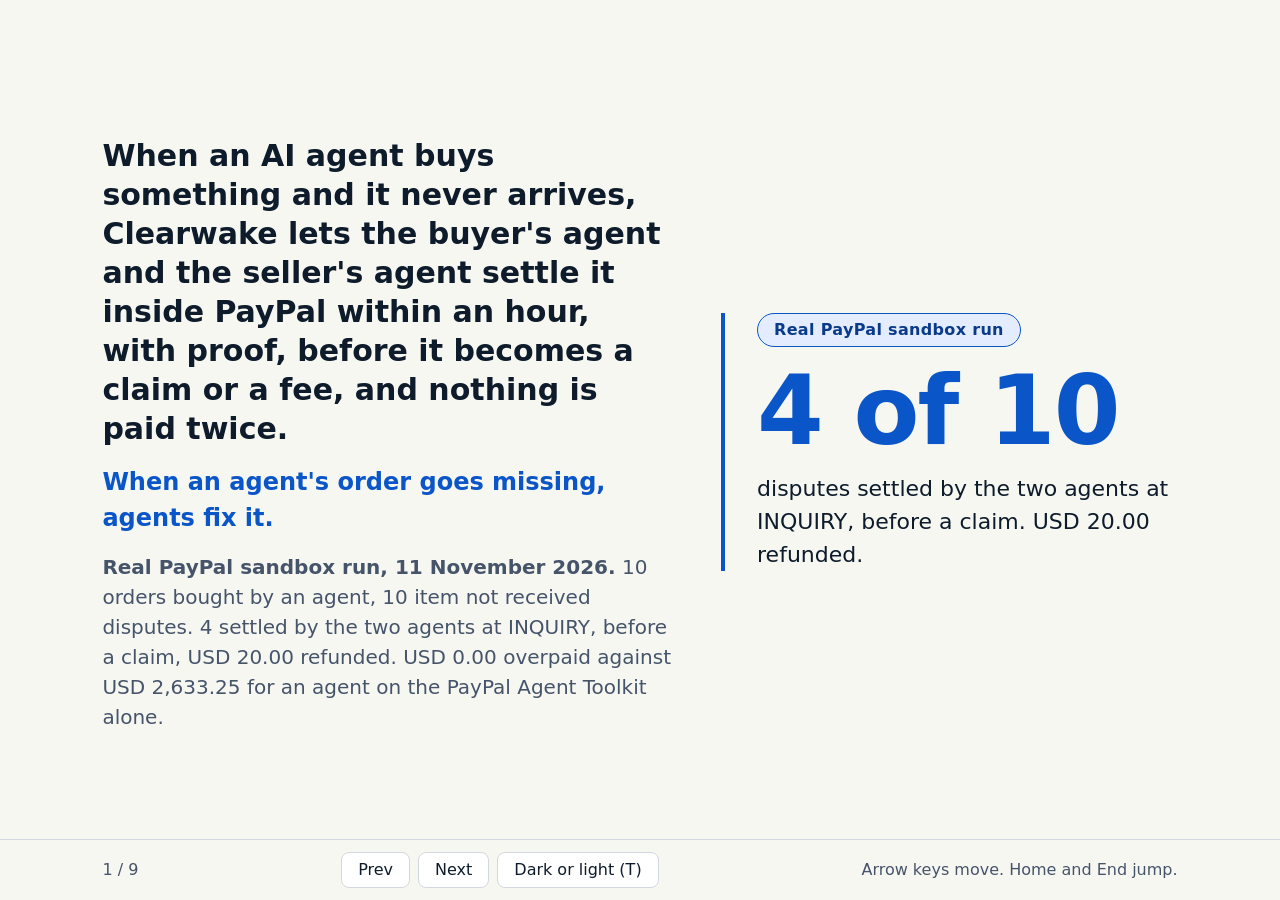
<file: docs/deck/index.html>
<!doctype html>
<html lang="en">
<head>
<meta charset="utf-8">
<meta name="viewport" content="width=device-width, initial-scale=1">
<title>Clearwake deck</title>
<meta name="description" content="Nine slides: the line, the loss, the anatomy, ten real sandbox disputes, the check, and the sponsor tools.">
<style>
:root {
  --bg: #0b1220;
  --panel: #131d33;
  --fg: #eef3fb;
  --muted: #aab8d0;
  --accent: #6db3ff;
  --good: #4ed08a;
  --rule: #263552;
  --tag-bg: #16294a;
  --tag-fg: #cfe3ff;
  --num: 96px;
}
:root[data-theme="light"] {
  --bg: #f7f7f2;
  --panel: #ffffff;
  --fg: #0d1b2a;
  --muted: #46546a;
  --accent: #0a55c8;
  --good: #11743f;
  --rule: #d3d8e0;
  --tag-bg: #e3edff;
  --tag-fg: #0a3a8a;
}
@media (prefers-color-scheme: light) {
  :root:not([data-theme="dark"]) {
    --bg: #f7f7f2;
    --panel: #ffffff;
    --fg: #0d1b2a;
    --muted: #46546a;
    --accent: #0a55c8;
    --good: #11743f;
    --rule: #d3d8e0;
    --tag-bg: #e3edff;
    --tag-fg: #0a3a8a;
  }
}
* { box-sizing: border-box; }
html, body { margin: 0; height: 100%; }
body {
  background: var(--bg);
  color: var(--fg);
  font-family: system-ui, "Segoe UI", Roboto, Helvetica, Arial, sans-serif;
  font-size: 20px;
  line-height: 1.5;
  overflow: hidden;
}
.deck { position: relative; height: 100vh; height: 100dvh; }
.slide {
  position: absolute;
  inset: 0;
  display: none;
  flex-direction: column;
  justify-content: center;
  padding: 56px 8vw 72px;
  overflow-y: auto;
}
.slide.is-active { display: flex; }
.grid {
  display: grid;
  grid-template-columns: minmax(0, 1.25fr) minmax(0, 1fr);
  gap: 48px;
  align-items: center;
  max-width: 1280px;
  width: 100%;
  margin: 0 auto;
}
.stat { border-left: 4px solid var(--accent); padding-left: 32px; }
.tag {
  display: inline-block;
  background: var(--tag-bg);
  color: var(--tag-fg);
  border: 1px solid var(--accent);
  border-radius: 999px;
  padding: 4px 16px;
  font-size: 16px;
  font-weight: 600;
  letter-spacing: 0.02em;
  margin-bottom: 16px;
}
.num {
  font-size: var(--num);
  line-height: 1.02;
  font-weight: 800;
  letter-spacing: -0.02em;
  color: var(--accent);
  margin: 0;
  font-variant-numeric: tabular-nums;
}
.cap { font-size: 22px; color: var(--fg); margin: 12px 0 0; max-width: 28em; }
h1, h2 { margin: 0 0 16px; line-height: 1.2; }
h1 { font-size: 34px; }
h2 { font-size: 34px; }
p { margin: 0 0 16px; max-width: 40em; }
.lead { font-weight: 700; font-size: 30px; line-height: 1.3; }
.slogan { color: var(--accent); font-size: 24px; font-weight: 600; }
.proof { color: var(--muted); font-size: 20px; }
.muted { color: var(--muted); }
.pair { display: grid; grid-template-columns: 1fr 1fr; gap: 16px; margin: 16px 0; max-width: 40em; }
.pair div { background: var(--panel); border: 1px solid var(--rule); border-radius: 12px; padding: 12px 16px; }
.pair b { display: block; font-size: 28px; }
.pair .good b { color: var(--good); }
ol.layers { list-style: none; padding: 0; margin: 16px 0 0; counter-reset: l; max-width: 40em; }
ol.layers li { counter-increment: l; padding: 6px 0 6px 40px; position: relative; border-bottom: 1px solid var(--rule); }
ol.layers li::before {
  content: counter(l);
  position: absolute; left: 0; top: 6px;
  width: 28px; height: 28px; border-radius: 50%;
  background: var(--accent); color: var(--bg);
  font-weight: 700; font-size: 16px; text-align: center; line-height: 28px;
}
ol.layers strong { display: inline-block; min-width: 9.5em; }
ol.layers span { color: var(--muted); }
.stack svg { width: 100%; max-width: 360px; height: auto; display: block; margin: 0 auto 16px; }
.counts { list-style: none; padding: 0; margin: 12px 0; max-width: 40em; }
.counts li { display: flex; gap: 16px; padding: 6px 0; border-bottom: 1px solid var(--rule); }
.counts b { min-width: 2.6em; font-size: 28px; color: var(--accent); }
code, .cmd {
  font-family: ui-monospace, Consolas, "Courier New", monospace;
  font-size: 18px;
  background: var(--panel);
  border: 1px solid var(--rule);
  border-radius: 8px;
  padding: 2px 8px;
  word-break: break-all;
}
.cmd { display: block; padding: 12px 16px; margin: 12px 0; max-width: 44em; }
.facts { margin: 12px 0 0; padding: 0; list-style: none; max-width: 40em; }
.facts li { padding: 6px 0; border-bottom: 1px solid var(--rule); }
.facts b { color: var(--fg); }
a { color: var(--accent); }
.bar {
  position: fixed; left: 0; right: 0; bottom: 0;
  display: flex; align-items: center; justify-content: space-between;
  gap: 16px; padding: 12px 8vw;
  background: var(--bg); border-top: 1px solid var(--rule);
  font-size: 16px; color: var(--muted);
}
.bar button {
  background: var(--panel); color: var(--fg);
  border: 1px solid var(--rule); border-radius: 8px;
  font: inherit; padding: 4px 16px; cursor: pointer; min-height: 36px;
}
.bar button:focus-visible, a:focus-visible { outline: 3px solid var(--accent); outline-offset: 2px; }
.bar .group { display: flex; gap: 8px; align-items: center; }
@media (max-width: 860px) {
  :root { --num: 56px; }
  .grid { grid-template-columns: 1fr; gap: 24px; }
  .stat { border-left: 0; border-top: 4px solid var(--accent); padding: 16px 0 0; }
  .slide { padding: 32px 24px 80px; justify-content: flex-start; }
  h1, h2 { font-size: 26px; }
  .lead { font-size: 24px; }
  .pair { grid-template-columns: 1fr; }
  ol.layers strong { display: block; }
  .bar { padding: 8px 16px; }
}
@media print {
  body { overflow: visible; height: auto; }
  .deck { height: auto; }
  .slide { display: flex; position: relative; min-height: 100vh; page-break-after: always; }
  .bar { display: none; }
}
</style>
</head>
<body>
<main class="deck" id="deck" aria-label="Clearwake deck">

<section class="slide is-active" id="s1" aria-label="Slide 1 of 9">
  <div class="grid">
    <div>
      <p class="lead">When an AI agent buys something and it never arrives, Clearwake lets the buyer's agent and the seller's agent settle it inside PayPal within an hour, with proof, before it becomes a claim or a fee, and nothing is paid twice.</p>
      <p class="slogan">When an agent's order goes missing, agents fix it.</p>
      <p class="proof"><b>Real PayPal sandbox run, 11 November 2026.</b> 10 orders bought by an agent, 10 item not received disputes. 4 settled by the two agents at INQUIRY, before a claim, USD 20.00 refunded. USD 0.00 overpaid against USD 2,633.25 for an agent on the PayPal Agent Toolkit alone.</p>
    </div>
    <div class="stat">
      <span class="tag">Real PayPal sandbox run</span>
      <p class="num">4 of 10</p>
      <p class="cap">disputes settled by the two agents at INQUIRY, before a claim. USD 20.00 refunded.</p>
    </div>
  </div>
</section>

<section class="slide" id="s2" aria-label="Slide 2 of 9">
  <div class="grid">
    <div>
      <h2>The bad outcome, then the same action stopped</h2>
      <p>Same 200 episodes, same faults on both sides: a lost response, an injected instruction, an over limit request, a duplicate delivery.</p>
      <div class="pair">
        <div><span class="muted">Agent Toolkit alone</span><b>USD 2,633.25</b>61 double refunds, 160 wrongly accepted claims, 40 of 200 as the owner intended</div>
        <div class="good"><span class="muted">With Clearwake</span><b>USD 0.00</b>0 double refunds, 0 wrongly accepted claims, 200 of 200 as the owner intended</div>
      </div>
    </div>
    <div class="stat">
      <span class="tag">Planted failure</span>
      <p class="num">USD 2,633.25</p>
      <p class="cap">overpaid over 200 episodes by an agent on the PayPal Agent Toolkit alone. Clearwake: USD 0.00.</p>
    </div>
  </div>
</section>

<section class="slide" id="s3" aria-label="Slide 3 of 9">
  <div class="grid">
    <div>
      <h2>The anatomy: one dispute, six layers</h2>
      <p class="muted">Case 3, <code>PP-R-ISN-10198775</code>, runs through every layer.</p>
      <ol class="layers">
        <li><strong>Owner's rules</strong><span>Spoken once. Read back. Signed.</span></li>
        <li><strong>Buyer agent</strong><span>Files the claim. Cannot pay itself.</span></li>
        <li><strong>Merchant agent</strong><span>Answers with proof, inside its limits.</span></li>
        <li><strong>Policy gate</strong><span>Every action checked before money moves.</span></li>
        <li><strong>Signed receipts</strong><span>Each link checks the one before.</span></li>
        <li><strong>PayPal's record</strong><span>The judge. Nothing counts until it matches.</span></li>
      </ol>
    </div>
    <div class="stat stack">
      <svg viewBox="0 0 360 342" role="img" aria-label="Six stacked layers with one thread through them and one bead on the last layer">
        <g stroke-width="2">
          <polygon points="180,6 340,36 180,66 20,36" fill="#6db3ff" fill-opacity="0.22" stroke="#6db3ff"/>
          <polygon points="180,60 340,90 180,120 20,90" fill="#6db3ff" fill-opacity="0.22" stroke="#6db3ff"/>
          <polygon points="180,114 340,144 180,174 20,144" fill="#6db3ff" fill-opacity="0.22" stroke="#6db3ff"/>
          <polygon points="180,168 340,198 180,228 20,198" fill="#4ed08a" fill-opacity="0.28" stroke="#4ed08a"/>
          <polygon points="180,222 340,252 180,282 20,252" fill="#6db3ff" fill-opacity="0.22" stroke="#6db3ff"/>
          <polygon points="180,276 340,306 180,336 20,306" fill="#6db3ff" fill-opacity="0.38" stroke="#6db3ff"/>
        </g>
        <line x1="180" y1="6" x2="180" y2="306" stroke="#ff6b4a" stroke-width="3"/>
        <circle cx="180" cy="306" r="9" fill="#ff6b4a"/>
      </svg>
      <span class="tag">Real PayPal sandbox run, case 3</span>
      <p class="num">USD 5.00</p>
      <p class="cap">paid once, inside PayPal. PayPal's record reads RESOLVED at INQUIRY.</p>
    </div>
  </div>
</section>

<section class="slide" id="s4" aria-label="Slide 4 of 9">
  <div class="grid">
    <div>
      <h2>The ten case batch, counted aloud</h2>
      <ul class="counts">
        <li><b>4</b><span>settled at INQUIRY, before a claim, in 24 to 62 minutes from filing to RESOLVED in PayPal's timestamps</span></li>
        <li><b>3</b><span>answered with proof, under PayPal review</span></li>
        <li><b>2</b><span>awaiting the merchant owner, an offer above the approval line</span></li>
        <li><b>1</b><span>refused by the buyer's mandate: USD 20.00 claimed on a USD 9.00 order</span></li>
      </ul>
      <p class="muted">4 cases moved by PayPal to CHARGEBACK once tracking was on the order. 0 errors, 0 double refunds.</p>
    </div>
    <div class="stat">
      <span class="tag">Real PayPal sandbox run</span>
      <p class="num">10 of 10</p>
      <p class="cap">real sandbox disputes handled with 0 errors and 0 double refunds. 24 model calls, 0 scripted.</p>
    </div>
  </div>
</section>

<section class="slide" id="s5" aria-label="Slide 5 of 9">
  <div class="grid">
    <div>
      <h2>Do not trust us. Check it.</h2>
      <p>Two signed receipts, one from each side, name the same dispute id. Verify them offline in Python or in your browser.</p>
      <p>Change one character in a log and the chain breaks.</p>
      <span class="cmd">python scripts/verify_pair.py data/runs/batch-sandbox-20261111-132948.json</span>
    </div>
    <div class="stat">
      <span class="tag">Verified in your browser</span>
      <p class="num">18 of 18</p>
      <p class="cap">signed logs verify, in your browser with WebCrypto and in Python.</p>
    </div>
  </div>
</section>

<section class="slide" id="s6" aria-label="Slide 6 of 9">
  <div class="grid">
    <div>
      <h2>Built during the hackathon</h2>
      <ul class="facts">
        <li><b>Built after 1 October 2026</b>, sole author Sri, MIT, sandbox only, no real money.</li>
        <li><b>Clone and run:</b></li>
      </ul>
      <span class="cmd">git clone --recurse-submodules https://github.com/Sriharsan/clearwake.git &amp;&amp; cd clearwake &amp;&amp; python -m clearwake --port 8810</span>
      <ul class="facts">
        <li>Site: <a href="https://clearwake-mu.vercel.app">clearwake-mu.vercel.app</a></li>
        <li>Console: <a href="https://clearwake-console.onrender.com/console">clearwake-console.onrender.com/console</a></li>
        <li>Code: <a href="https://github.com/Sriharsan/clearwake">github.com/Sriharsan/clearwake</a></li>
      </ul>
    </div>
    <div class="stat">
      <span class="tag">Planted failure</span>
      <p class="num">200 of 200</p>
      <p class="cap">episodes ended as the owner intended with Clearwake, against 40 of 200 for the Agent Toolkit alone.</p>
    </div>
  </div>
</section>

<section class="slide" id="s7" aria-label="Slide 7 of 9">
  <div class="grid">
    <div>
      <h2>PayPal Agent Toolkit and the MCP guard</h2>
      <ul class="facts">
        <li><b>Read from source:</b> <code>@paypal/agent-toolkit</code> 1.11.0 and <code>@paypal/mcp</code> 1.8.1.</li>
        <li><b>The MCP guard proxy</b> and the 3 line toolkit guard put the signed policy in front of every money tool.</li>
        <li><b>Result:</b> USD 2,633.25 overpaid by the toolkit alone over 200 episodes, USD 0.00 with the guard.</li>
      </ul>
    </div>
    <div class="stat">
      <span class="tag">Planted failure</span>
      <p class="num">47</p>
      <p class="cap">PayPal Agent Toolkit tools listed one by one and guarded. Record in docs/PAYPAL_MCP_TOOLS.md.</p>
    </div>
  </div>
</section>

<section class="slide" id="s8" aria-label="Slide 8 of 9">
  <div class="grid">
    <div>
      <h2>APIMatic</h2>
      <ul class="facts">
        <li><b>OpenAPI 3.1 spec</b> of the console API: 18 operations, 32 schemas, checked against the running server.</li>
        <li><b>CLI validation:</b> 382 findings before, 104 after, no errors in any run.</li>
        <li><b>Python SDK</b> <code>clearwake-console-api</code> 0.6.1 and a static portal at <a href="https://clearwake-api.vercel.app">clearwake-api.vercel.app</a>.</li>
        <li><b>Context Plugin for PayPal 0.4.1</b> was run as a review of every PayPal call.</li>
      </ul>
    </div>
    <div class="stat">
      <span class="tag">Local run</span>
      <p class="num">104</p>
      <p class="cap">findings after the fixes, from 382 before. An SDK call against the console returned case n VERIFIED.</p>
    </div>
  </div>
</section>

<section class="slide" id="s9" aria-label="Slide 9 of 9">
  <div class="grid">
    <div>
      <h2>Postman, Render and AG Grid</h2>
      <ul class="facts">
        <li><b>Postman:</b> 75 assertions on the 11 request local attack suite (docs/POSTMAN.md) and 20 assertions on 3 read only sandbox requests (docs/postman-run-2026-11-11.json). 0 failed.</li>
        <li><b>Render:</b> the live console at <a href="https://clearwake-console.onrender.com/console">clearwake-console.onrender.com/console</a>, on the free plan.</li>
        <li><b>AG Grid Community:</b> the dispute ledger with a stage filter, a deadline countdown, the model's proposal beside the policy decision, and CSV export.</li>
      </ul>
    </div>
    <div class="stat">
      <span class="tag">Local run and Real PayPal sandbox run</span>
      <p class="num">95</p>
      <p class="cap">Postman assertions, 0 failed: 75 on the local attack suite, 20 on the sandbox.</p>
    </div>
  </div>
</section>

</main>

<nav class="bar" aria-label="Deck controls">
  <span id="count" aria-live="polite">1 / 9</span>
  <span class="group">
    <button type="button" id="prev" aria-label="Previous slide">Prev</button>
    <button type="button" id="next" aria-label="Next slide">Next</button>
    <button type="button" id="theme" aria-label="Switch dark and light">Dark or light (T)</button>
  </span>
  <span class="muted">Arrow keys move. Home and End jump.</span>
</nav>

<script>
(function () {
  var slides = Array.prototype.slice.call(document.querySelectorAll('.slide'));
  var count = document.getElementById('count');
  var current = 0;

  function show(n) {
    if (n < 0) { n = 0; }
    if (n > slides.length - 1) { n = slides.length - 1; }
    current = n;
    slides.forEach(function (s, i) { s.classList.toggle('is-active', i === n); });
    count.textContent = (n + 1) + ' / ' + slides.length;
    try { history.replaceState(null, '', '#' + (n + 1)); } catch (e) { /* file or sandboxed frame */ }
    slides[n].scrollTop = 0;
  }

  function fromHash() {
    var m = /^#(\d+)$/.exec(location.hash);
    show(m ? parseInt(m[1], 10) - 1 : 0);
  }

  function toggleTheme() {
    var root = document.documentElement;
    var dark = window.matchMedia('(prefers-color-scheme: dark)').matches;
    var now = root.getAttribute('data-theme') || (dark ? 'dark' : 'light');
    root.setAttribute('data-theme', now === 'dark' ? 'light' : 'dark');
  }

  document.addEventListener('keydown', function (e) {
    if (e.ctrlKey || e.metaKey || e.altKey) { return; }
    var k = e.key;
    if (k === 'ArrowRight' || k === 'ArrowDown' || k === 'PageDown' || k === ' ') { e.preventDefault(); show(current + 1); }
    else if (k === 'ArrowLeft' || k === 'ArrowUp' || k === 'PageUp') { e.preventDefault(); show(current - 1); }
    else if (k === 'Home') { e.preventDefault(); show(0); }
    else if (k === 'End') { e.preventDefault(); show(slides.length - 1); }
    else if (k === 't' || k === 'T') { toggleTheme(); }
  });

  document.getElementById('prev').addEventListener('click', function () { show(current - 1); });
  document.getElementById('next').addEventListener('click', function () { show(current + 1); });
  document.getElementById('theme').addEventListener('click', toggleTheme);
  window.addEventListener('hashchange', fromHash);

  var startX = null;
  document.addEventListener('touchstart', function (e) { startX = e.changedTouches[0].clientX; }, { passive: true });
  document.addEventListener('touchend', function (e) {
    if (startX === null) { return; }
    var dx = e.changedTouches[0].clientX - startX;
    startX = null;
    if (Math.abs(dx) > 60) { show(current + (dx < 0 ? 1 : -1)); }
  }, { passive: true });

  fromHash();
}());
</script>
</body>
</html>
</file>
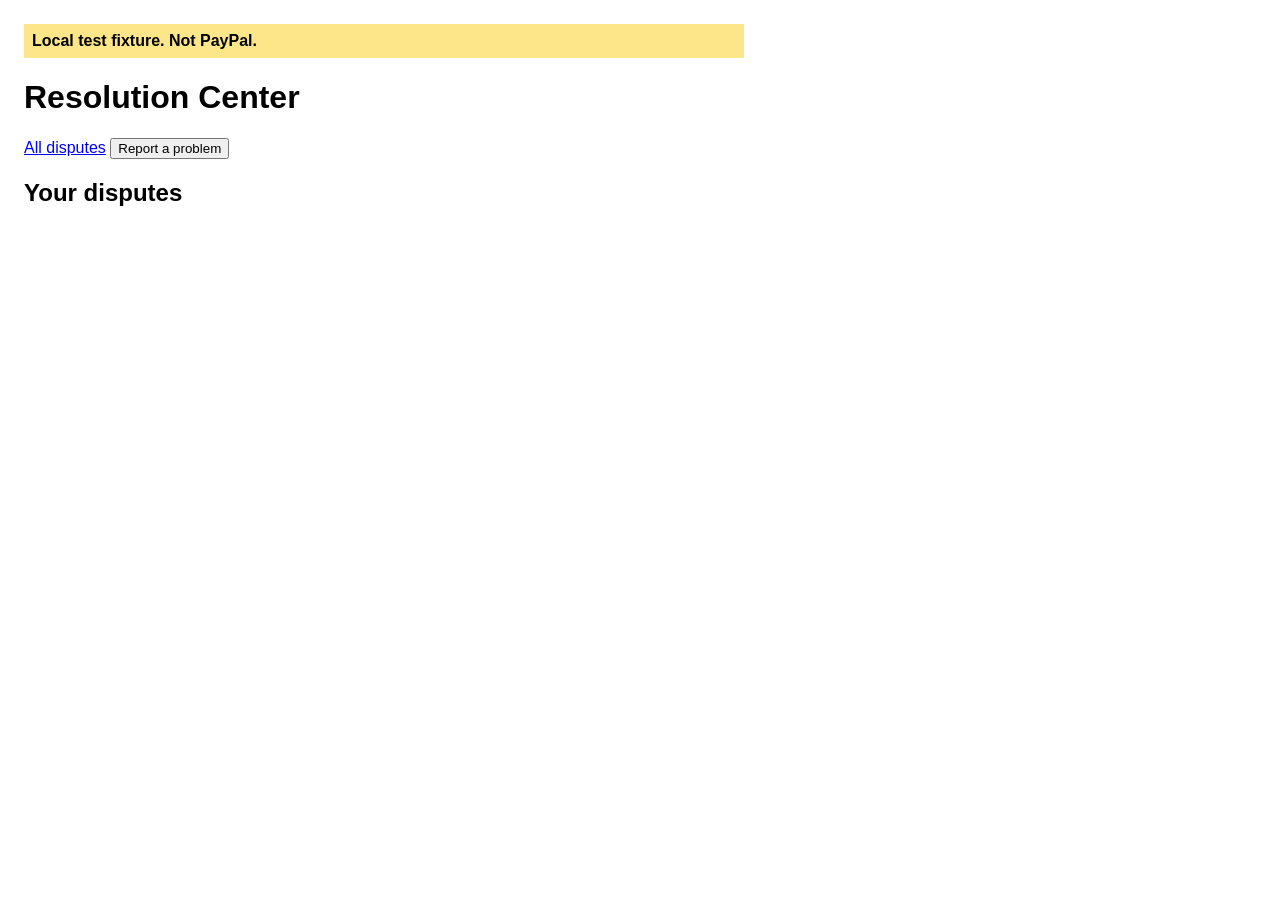
<file: tests/fixtures/resolution_center/index.html>
<!doctype html>
<html lang="en">
<head>
<meta charset="utf-8">
<meta name="viewport" content="width=device-width, initial-scale=1">
<title>Resolution Center (TEST FIXTURE)</title>
<style>
  body { font-family: sans-serif; margin: 24px; max-width: 720px; }
  .banner { background: #fde68a; padding: 8px; font-weight: bold; }
  [hidden] { display: none !important; }
  li { margin: 4px 0; }
  label { display: block; margin: 8px 0 2px; }
</style>
</head>
<body>
<!-- TEST ONLY. A local stand-in for the Resolution Center so the driver logic can be unit tested offline.
     It is not PayPal, it is never served publicly, and it proves nothing about the real pages. -->
<p class="banner">Local test fixture. Not PayPal.</p>

<section id="signin" hidden>
  <h1>Log in to your account</h1>
  <label for="pw">Password</label>
  <input id="pw" type="password">
  <button id="login-btn">Log in</button>
</section>

<section id="blocked" hidden>
  <h1>Security check</h1>
  <p>Please confirm you are not a robot to continue. CAPTCHA</p>
</section>

<main id="app" hidden>
  <h1>Resolution Center</h1>
  <nav>
    <a href="#/" id="home-link">All disputes</a>
    <button id="report-btn">Report a problem</button>
  </nav>

  <section id="list-view">
    <h2>Your disputes</h2>
    <ul id="dispute-list" aria-label="Disputes"></ul>
  </section>

  <section id="report-view" hidden>
    <h2>Report a problem</h2>
    <label for="txn">Transaction</label>
    <select id="txn" aria-label="Transaction"></select>
    <fieldset>
      <legend>What went wrong?</legend>
      <label><input type="radio" name="why" value="item_not_received"> I didn't receive my item</label>
      <label><input type="radio" name="why" value="not_as_described"> My item is significantly not as described</label>
      <label><input type="radio" name="why" value="missing_items"> An item is missing from my order</label>
      <label><input type="radio" name="why" value="unauthorised"> I don't recognise this payment</label>
    </fieldset>
    <label for="amount">Amount you are asking back</label>
    <input id="amount" type="text" aria-label="Refund amount">
    <label for="msg">Message to the seller</label>
    <textarea id="msg" aria-label="Message to the seller" rows="3"></textarea>
    <button id="submit-btn">Submit</button>
    <p id="opened" hidden></p>
  </section>

  <section id="dispute-view" hidden>
    <h2 id="dispute-title"></h2>
    <p id="status"></p>
    <p id="requested"></p>
    <ul id="thread" aria-label="Conversation"></ul>
    <div id="offer-card" hidden>
      <p id="offer-text"></p>
      <button id="accept-btn">Accept offer</button>
    </div>
    <label for="reply">Reply to the seller</label>
    <textarea id="reply" aria-label="Reply to the seller" rows="2"></textarea>
    <button id="send-btn">Send message</button>
    <button id="claim-btn">Escalate to claim</button>
    <p id="result" hidden></p>
  </section>
</main>

<script>
(function () {
  var params = new URLSearchParams(location.search);
  var RC = window.RC = {
    signedIn: !params.has('signedout'),
    blocked: params.has('captcha'),
    counter: 0,
    transactions: JSON.parse(params.get('txns') || '["CAP-FIXTURE-1"]'),
    disputes: {},
    log: [] // what the buyer did on this page: read by the test bridge, never by the driver
  };
  var $ = function (id) { return document.getElementById(id); };
  var STATUS = { WAITING_FOR_SELLER_RESPONSE: 'Waiting for seller response', WAITING_FOR_BUYER_RESPONSE: 'Waiting for your response',
                 RESOLVED: 'Resolved', ESCALATED: 'Escalated to a claim' };

  function show(view) {
    ['list-view', 'report-view', 'dispute-view'].forEach(function (id) { $(id).hidden = id !== view; });
  }
  function renderList() {
    var list = $('dispute-list'); list.innerHTML = '';
    Object.keys(RC.disputes).forEach(function (id) {
      var li = document.createElement('li'), a = document.createElement('a');
      a.href = '#/dispute/' + id; a.textContent = id; li.appendChild(a);
      li.appendChild(document.createTextNode(' ' + STATUS[RC.disputes[id].status]));
      list.appendChild(li);
    });
  }
  function renderDispute(id) {
    var d = RC.disputes[id]; if (!d) { show('list-view'); return; }
    show('dispute-view');
    $('dispute-title').textContent = 'Dispute ' + id;
    $('status').textContent = 'Status: ' + STATUS[d.status];
    $('requested').textContent = 'You asked for ' + d.currency + ' ' + d.requested;
    var thread = $('thread'); thread.innerHTML = '';
    d.messages.forEach(function (m) {
      var li = document.createElement('li'); li.setAttribute('data-from', m.from);
      li.textContent = (m.from === 'seller' ? 'Seller: ' : 'You: ') + m.text; thread.appendChild(li);
    });
    $('offer-card').hidden = !(d.offer && d.status === 'WAITING_FOR_BUYER_RESPONSE');
    if (d.offer) $('offer-text').textContent = 'The seller offered you a refund of ' + d.offer.currency + ' ' + d.offer.amount;
    var open = d.status !== 'RESOLVED' && d.status !== 'ESCALATED';
    $('send-btn').hidden = $('reply').hidden = !open; $('claim-btn').hidden = !open;
    $('result').hidden = open;
    if (d.status === 'RESOLVED') $('result').textContent = 'Resolved: you accepted the offer.';
    if (d.status === 'ESCALATED') $('result').textContent = 'This case is now a claim.';
  }
  function route() {
    if (RC.blocked) { ['signin', 'app'].forEach(function (i) { $(i).hidden = true; }); $('blocked').hidden = false; return; }
    $('signin').hidden = RC.signedIn; $('app').hidden = !RC.signedIn;
    if (!RC.signedIn) return;
    var m = /^#\/dispute\/(.+)$/.exec(location.hash);
    if (m) renderDispute(m[1]); else { renderList(); show('list-view'); }
  }
  $('login-btn').onclick = function () { RC.signedIn = true; route(); };
  $('report-btn').onclick = function () {
    var sel = $('txn'); sel.innerHTML = '';
    RC.transactions.forEach(function (t) { var o = document.createElement('option'); o.textContent = 'Payment ' + t; o.value = t; sel.appendChild(o); });
    $('opened').hidden = true; show('report-view');
  };
  $('submit-btn').onclick = function () {
    var why = document.querySelector('input[name=why]:checked');
    if (!why || !$('msg').value.trim()) { $('opened').hidden = false; $('opened').textContent = 'Choose a reason and write a message.'; return; }
    RC.counter += 1;
    var id = 'PP-R-FIX-' + String(RC.counter).padStart(4, '0');
    RC.disputes[id] = { transaction: $('txn').value, reason: why.value, requested: $('amount').value || '0.00', currency: 'USD',
                        status: 'WAITING_FOR_SELLER_RESPONSE', offer: null, messages: [{ from: 'buyer', text: $('msg').value }] };
    RC.log.push({ type: 'opened', id: id });
    $('opened').hidden = false; $('opened').textContent = 'Your dispute ' + id + ' was opened.';
    renderList();
  };
  $('accept-btn').onclick = function () {
    var id = /^#\/dispute\/(.+)$/.exec(location.hash)[1], d = RC.disputes[id];
    d.status = 'RESOLVED'; RC.log.push({ type: 'accepted', id: id }); renderDispute(id);
  };
  $('send-btn').onclick = function () {
    var id = /^#\/dispute\/(.+)$/.exec(location.hash)[1], d = RC.disputes[id], text = $('reply').value.trim();
    if (!text) return;
    d.messages.push({ from: 'buyer', text: text }); d.status = 'WAITING_FOR_SELLER_RESPONSE';
    RC.log.push({ type: 'message', id: id, text: text }); $('reply').value = ''; renderDispute(id);
  };
  $('claim-btn').onclick = function () {
    var id = /^#\/dispute\/(.+)$/.exec(location.hash)[1], d = RC.disputes[id];
    d.status = 'ESCALATED'; RC.log.push({ type: 'claim', id: id }); renderDispute(id);
  };
  // Test hook for the seller side. The driver never calls it; the test bridge does, to play the merchant.
  RC.merchantSync = function (id, patch) {
    var d = RC.disputes[id]; if (!d) return false;
    if (patch.messages) d.messages = d.messages.filter(function (m) { return m.from === 'buyer'; }).concat(patch.messages.map(function (t) { return { from: 'seller', text: t }; }));
    if ('offer' in patch) d.offer = patch.offer; if (patch.status) d.status = patch.status;
    route(); return true;
  };
  $('home-link').addEventListener('click', function () { setTimeout(route, 0); });
  window.addEventListener('hashchange', route);
  route();
})();
</script>
</body>
</html>
</file>
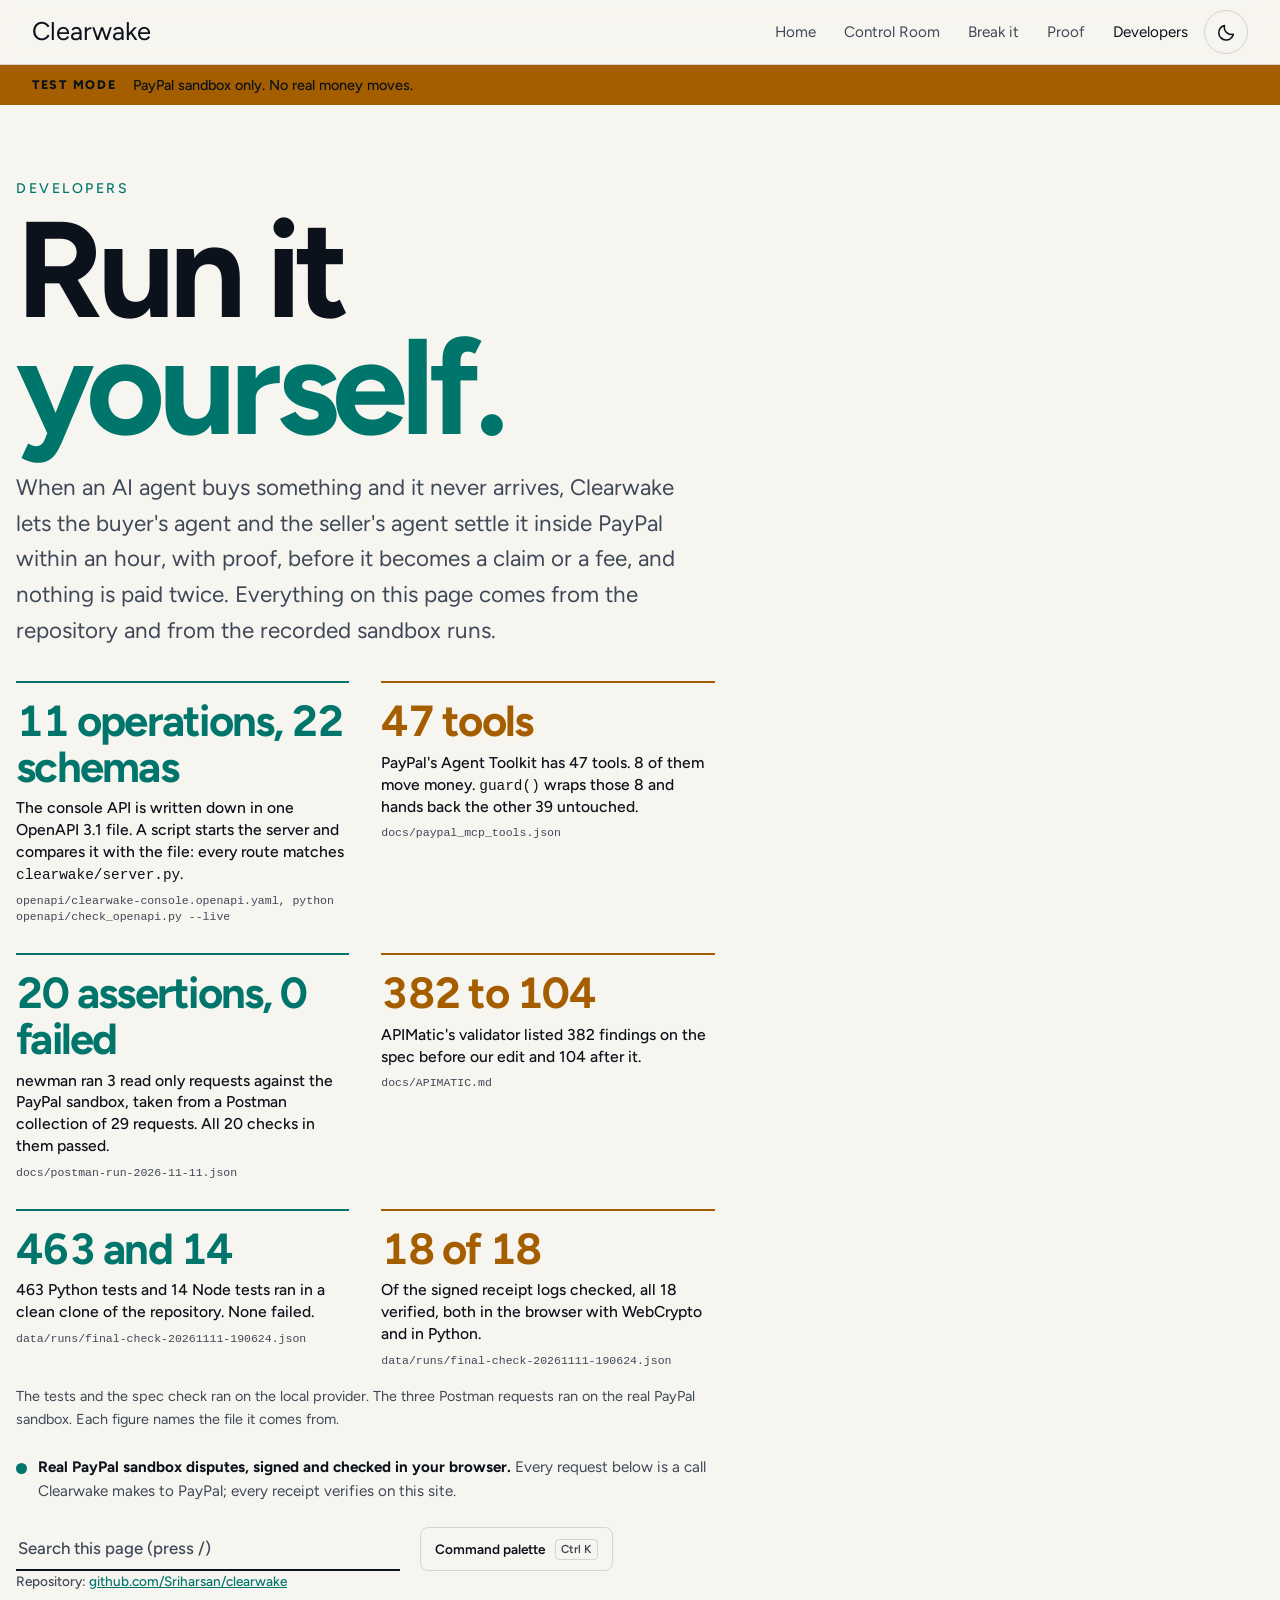
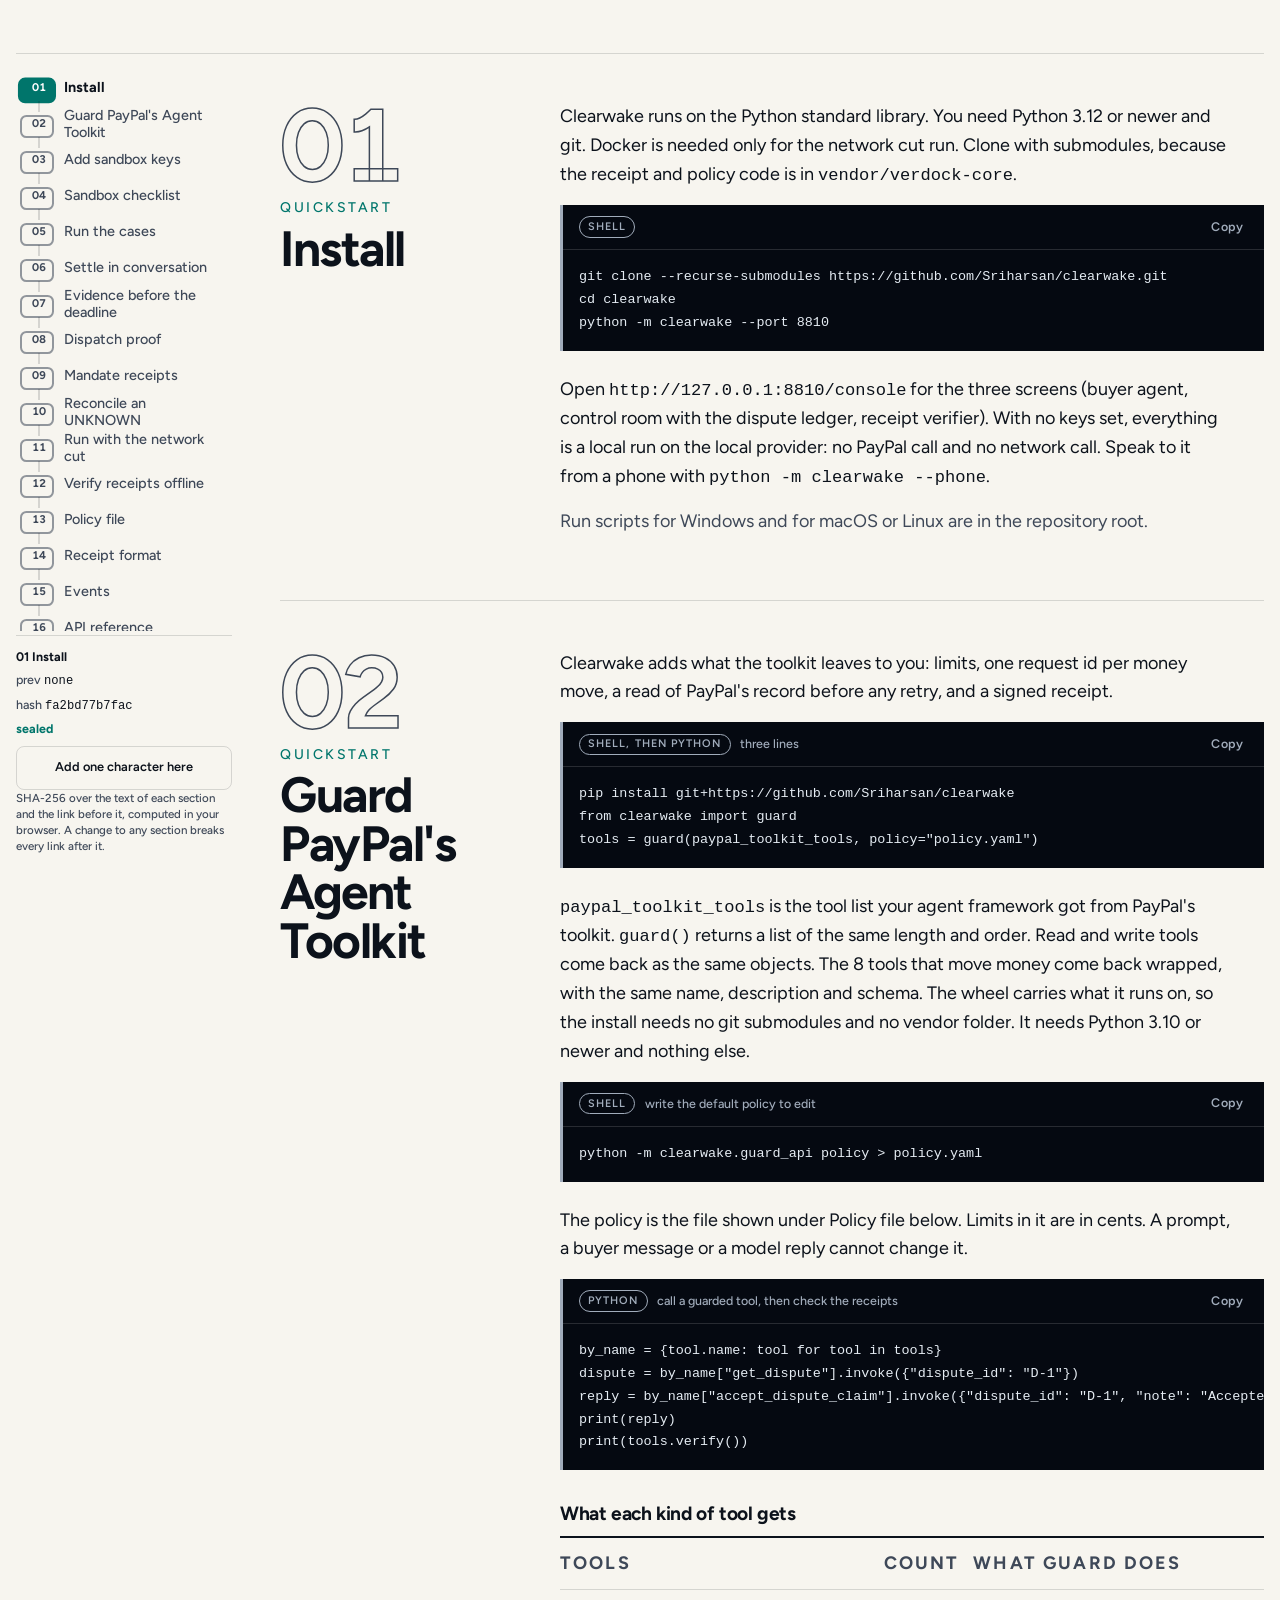
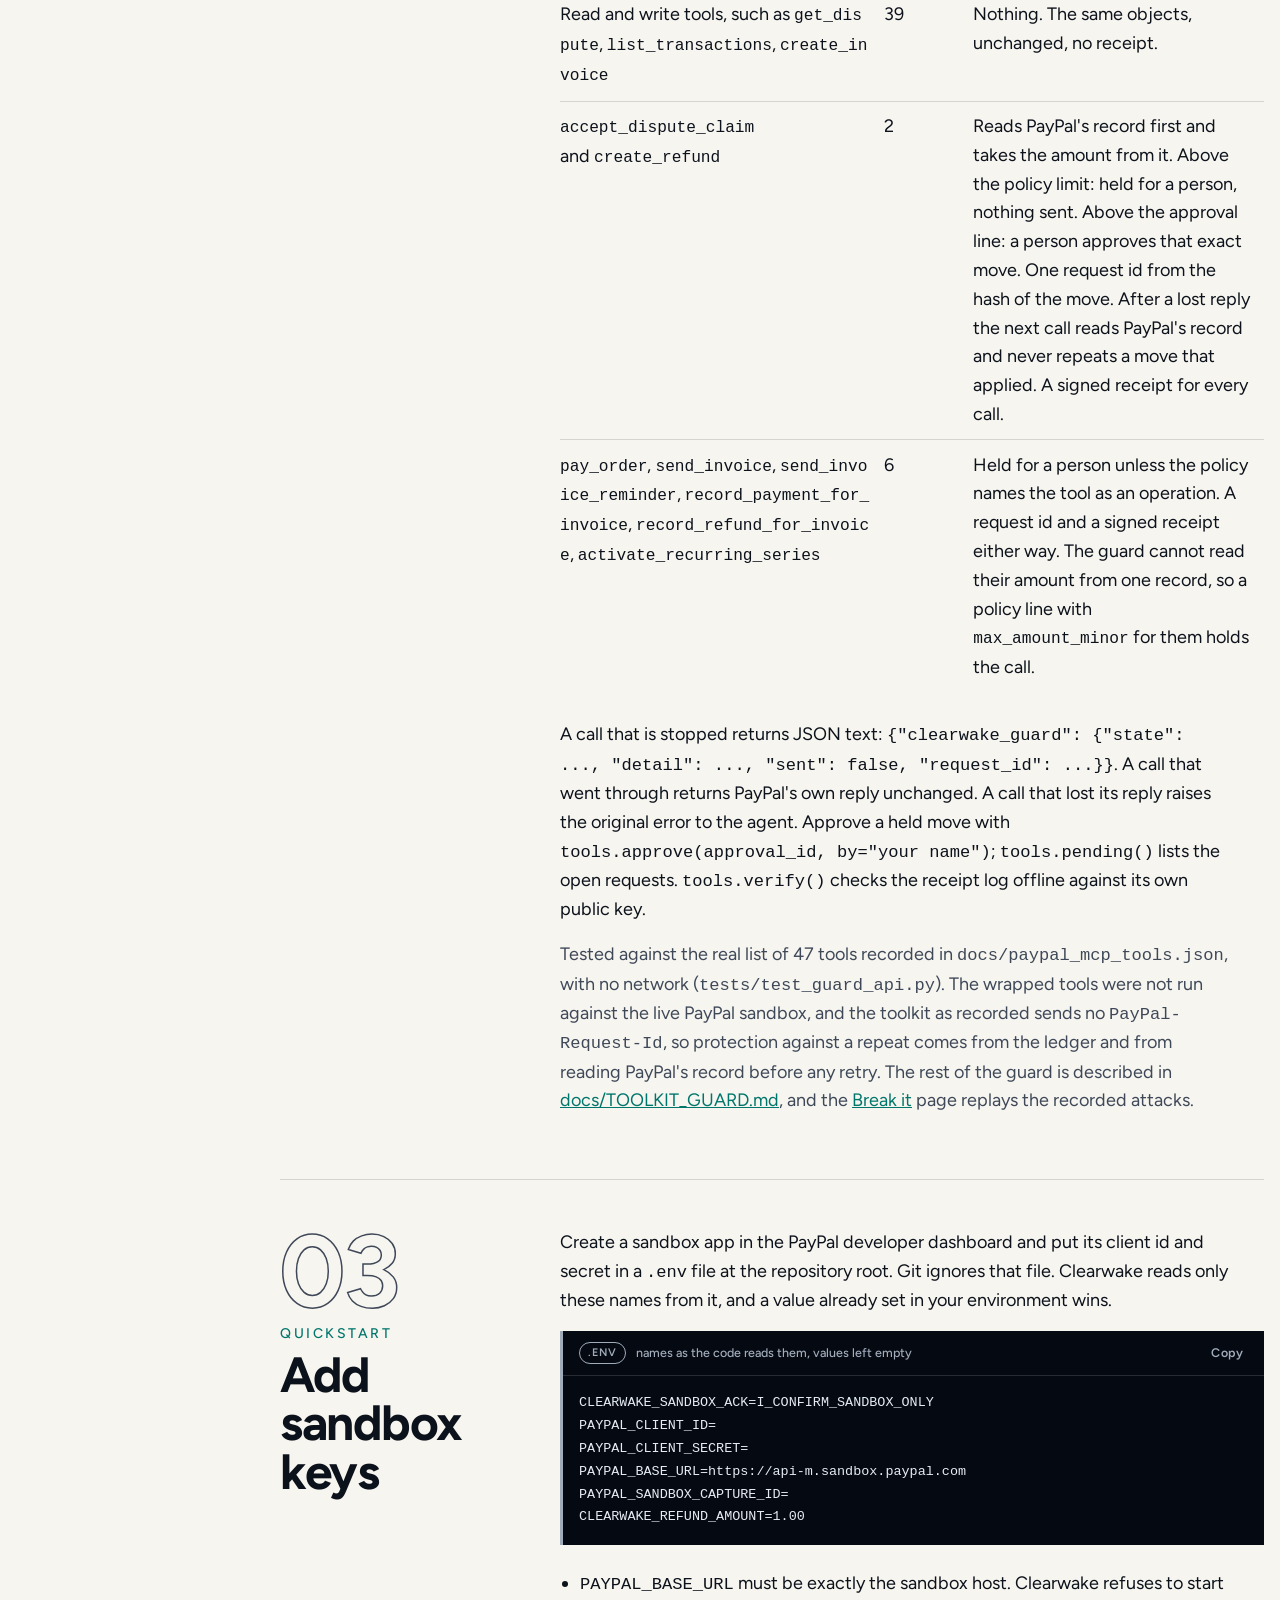
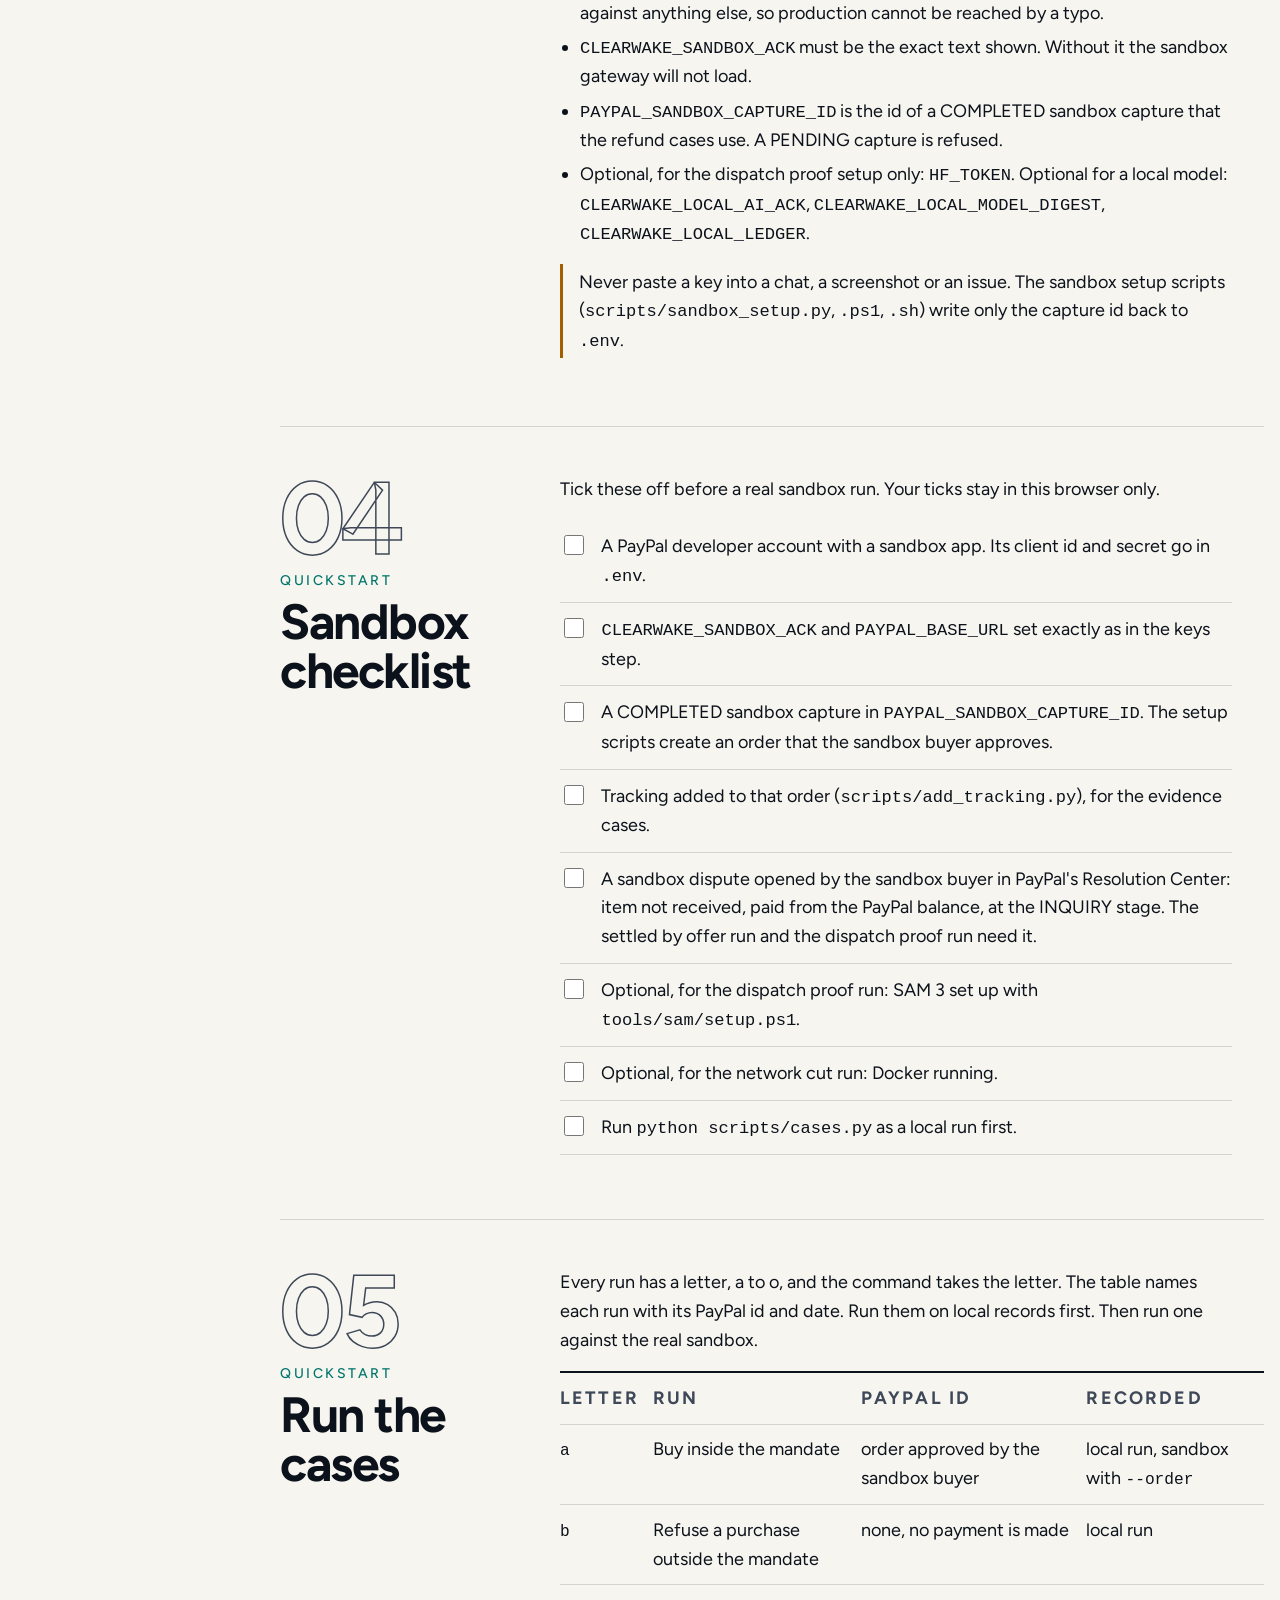
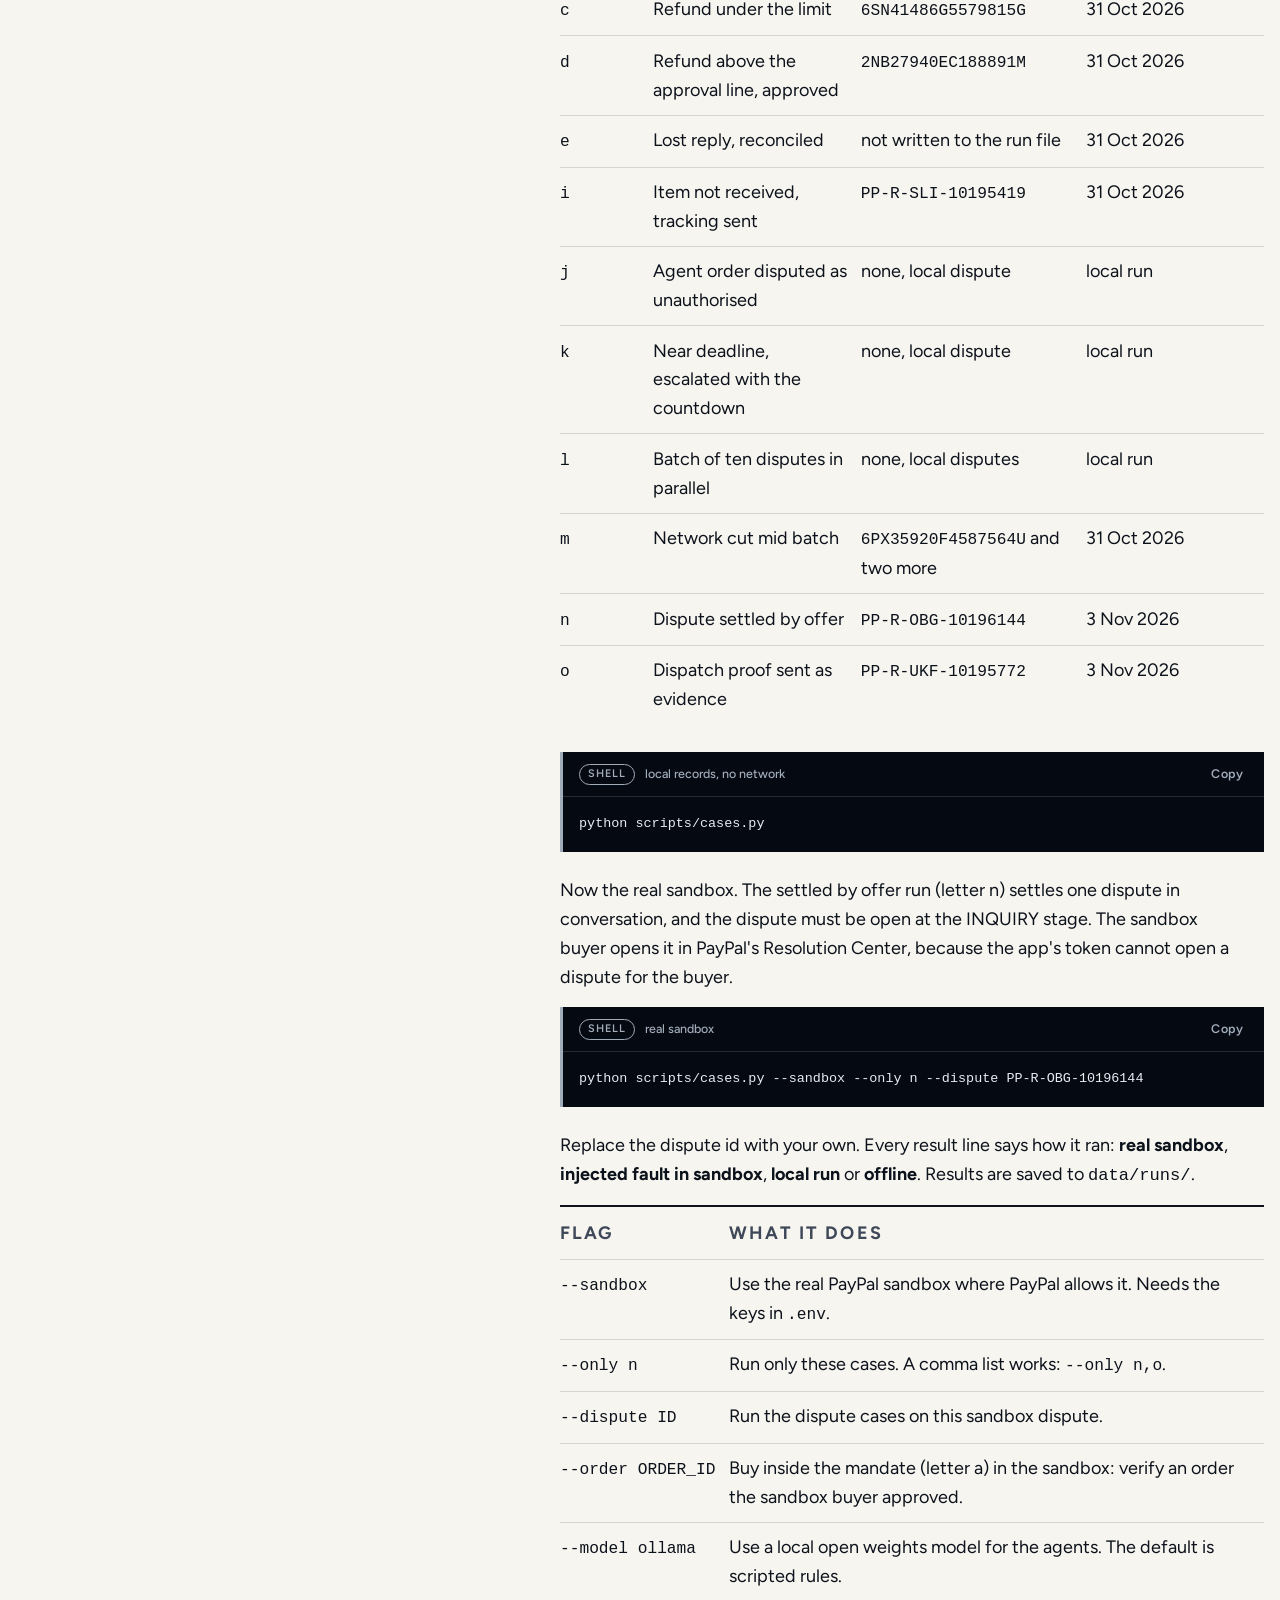
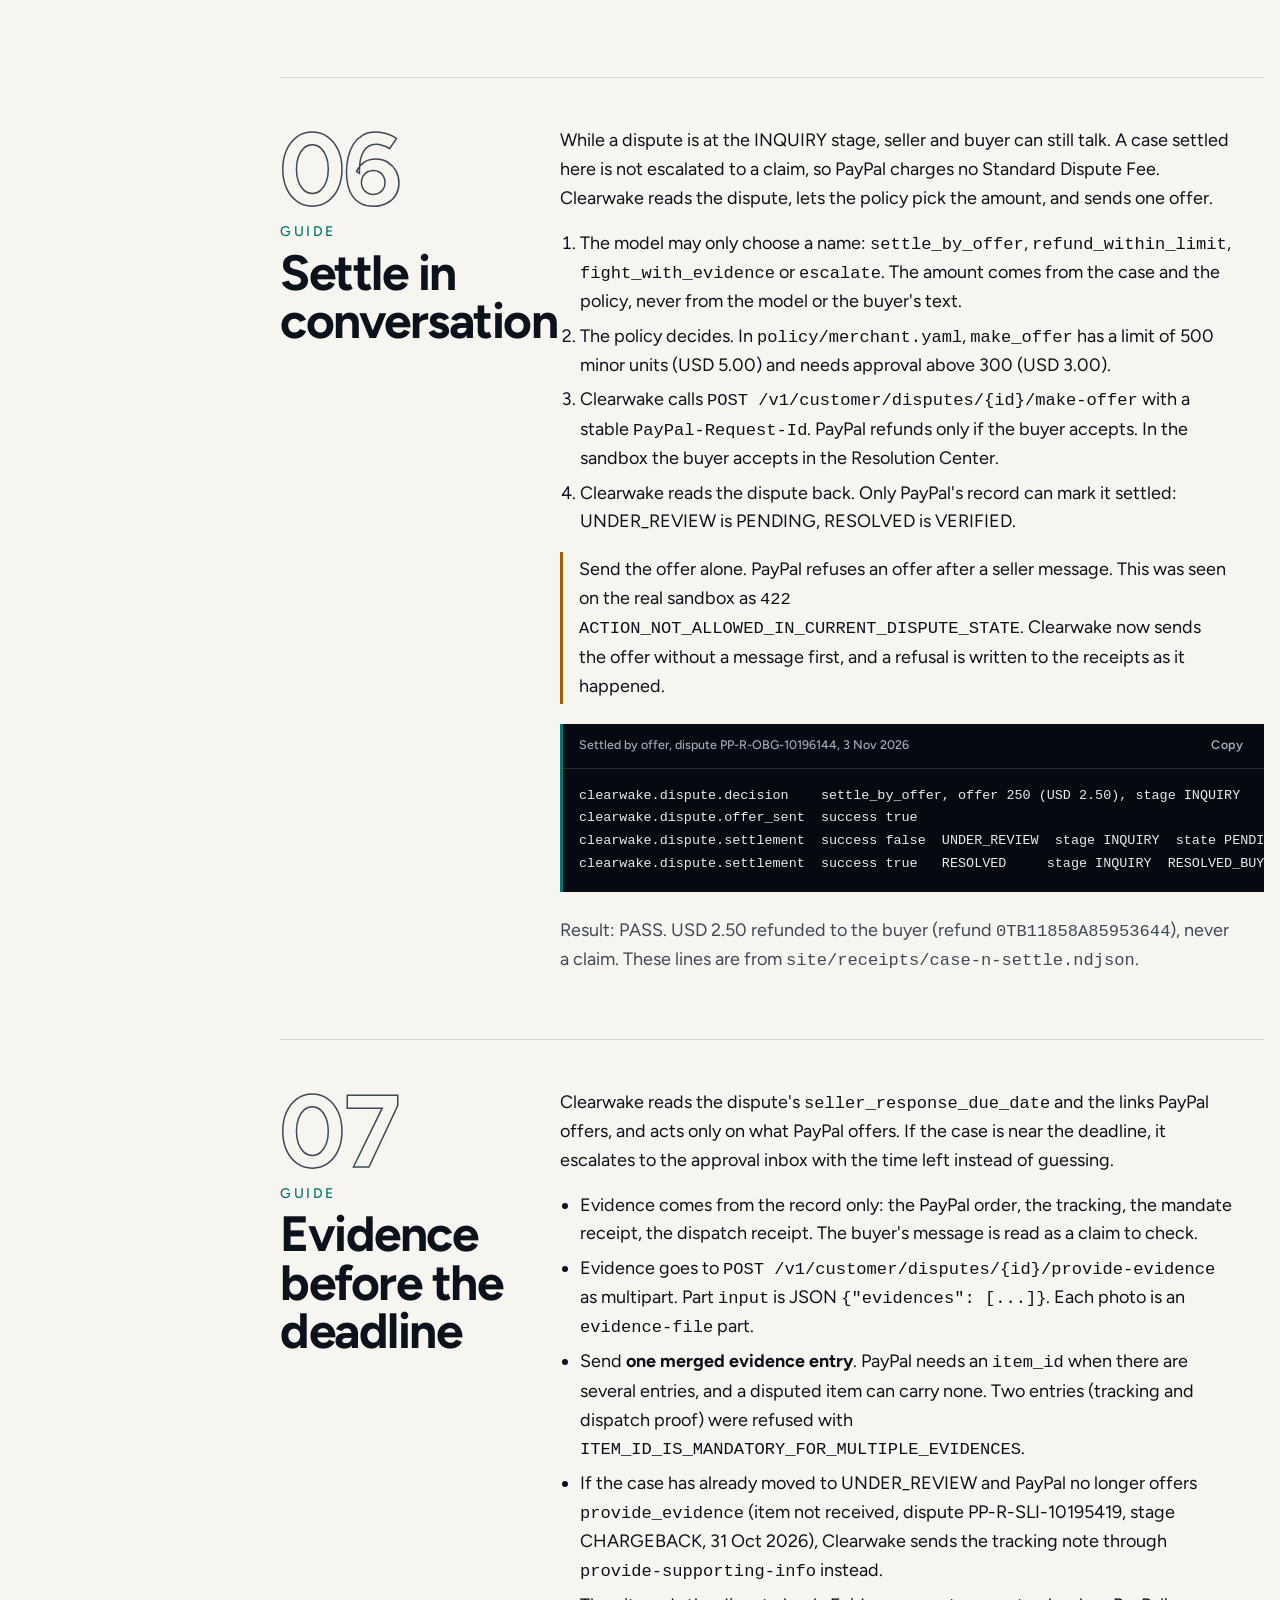
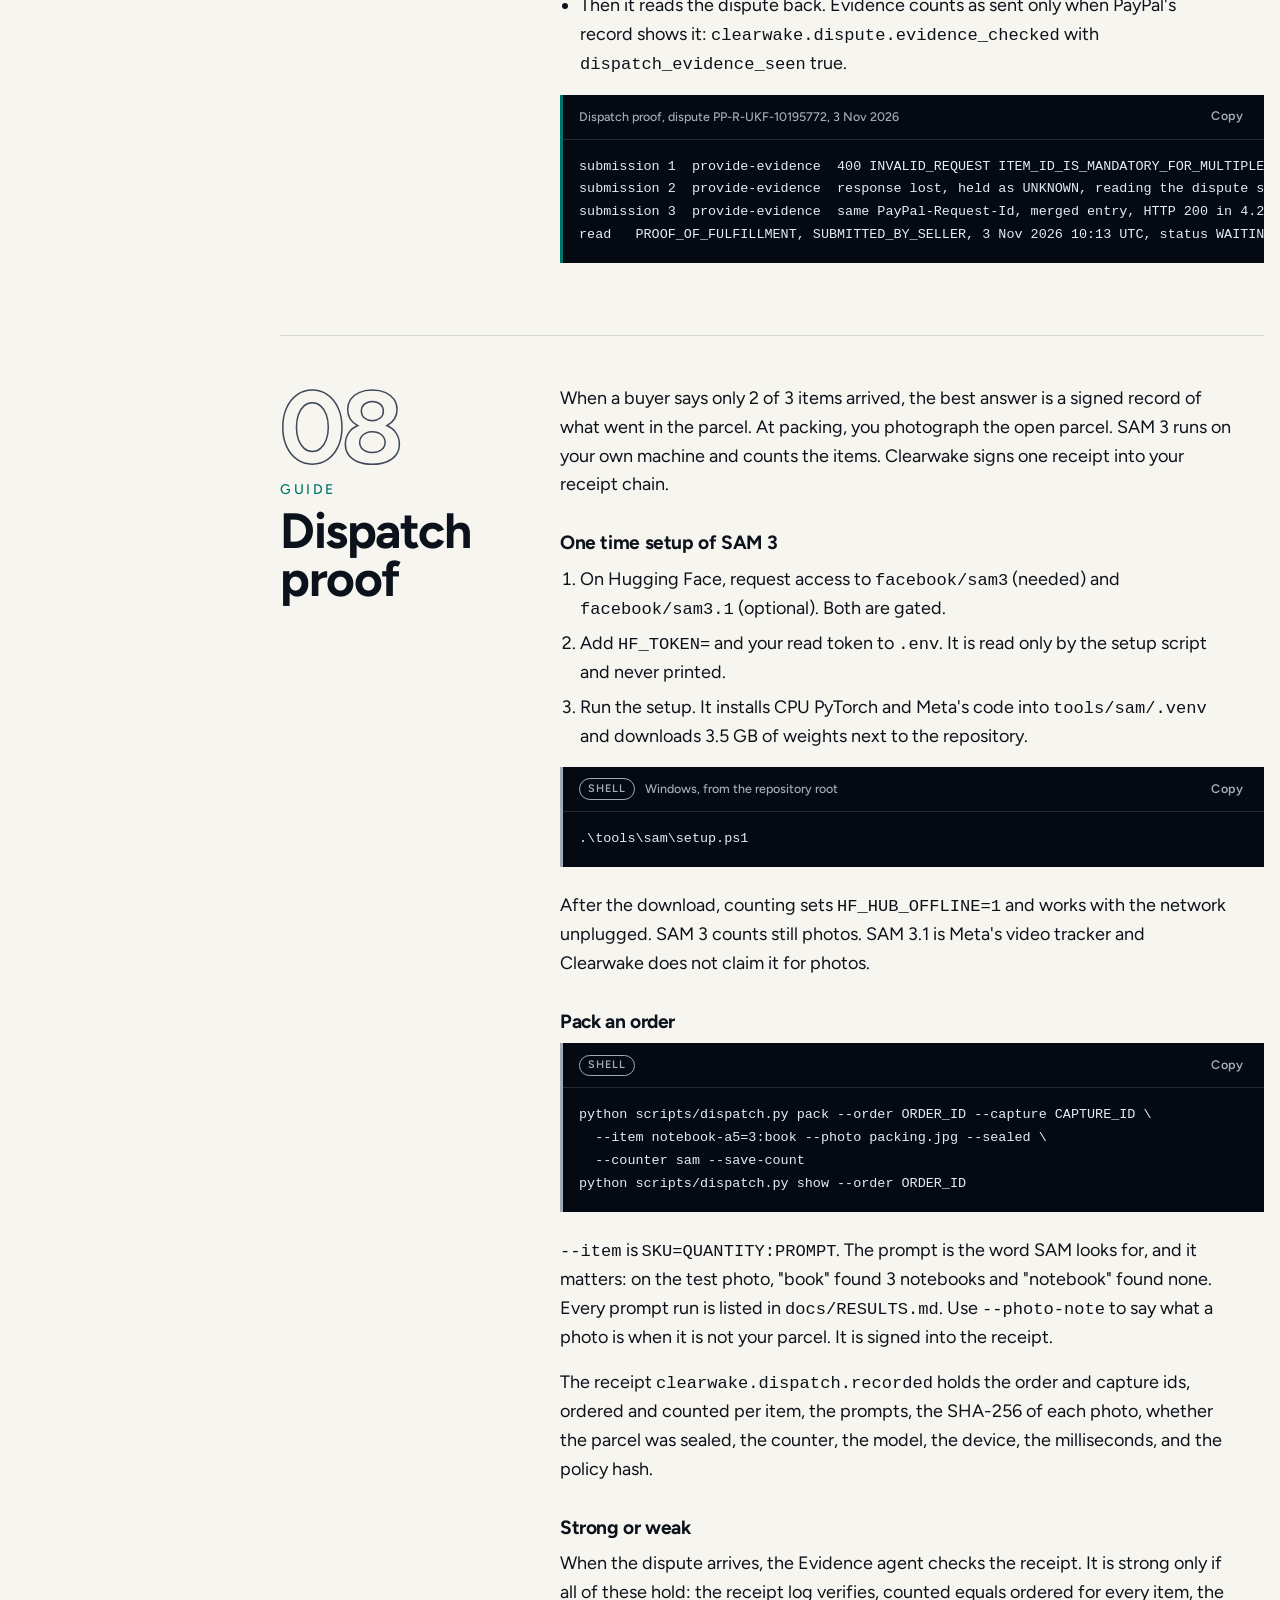
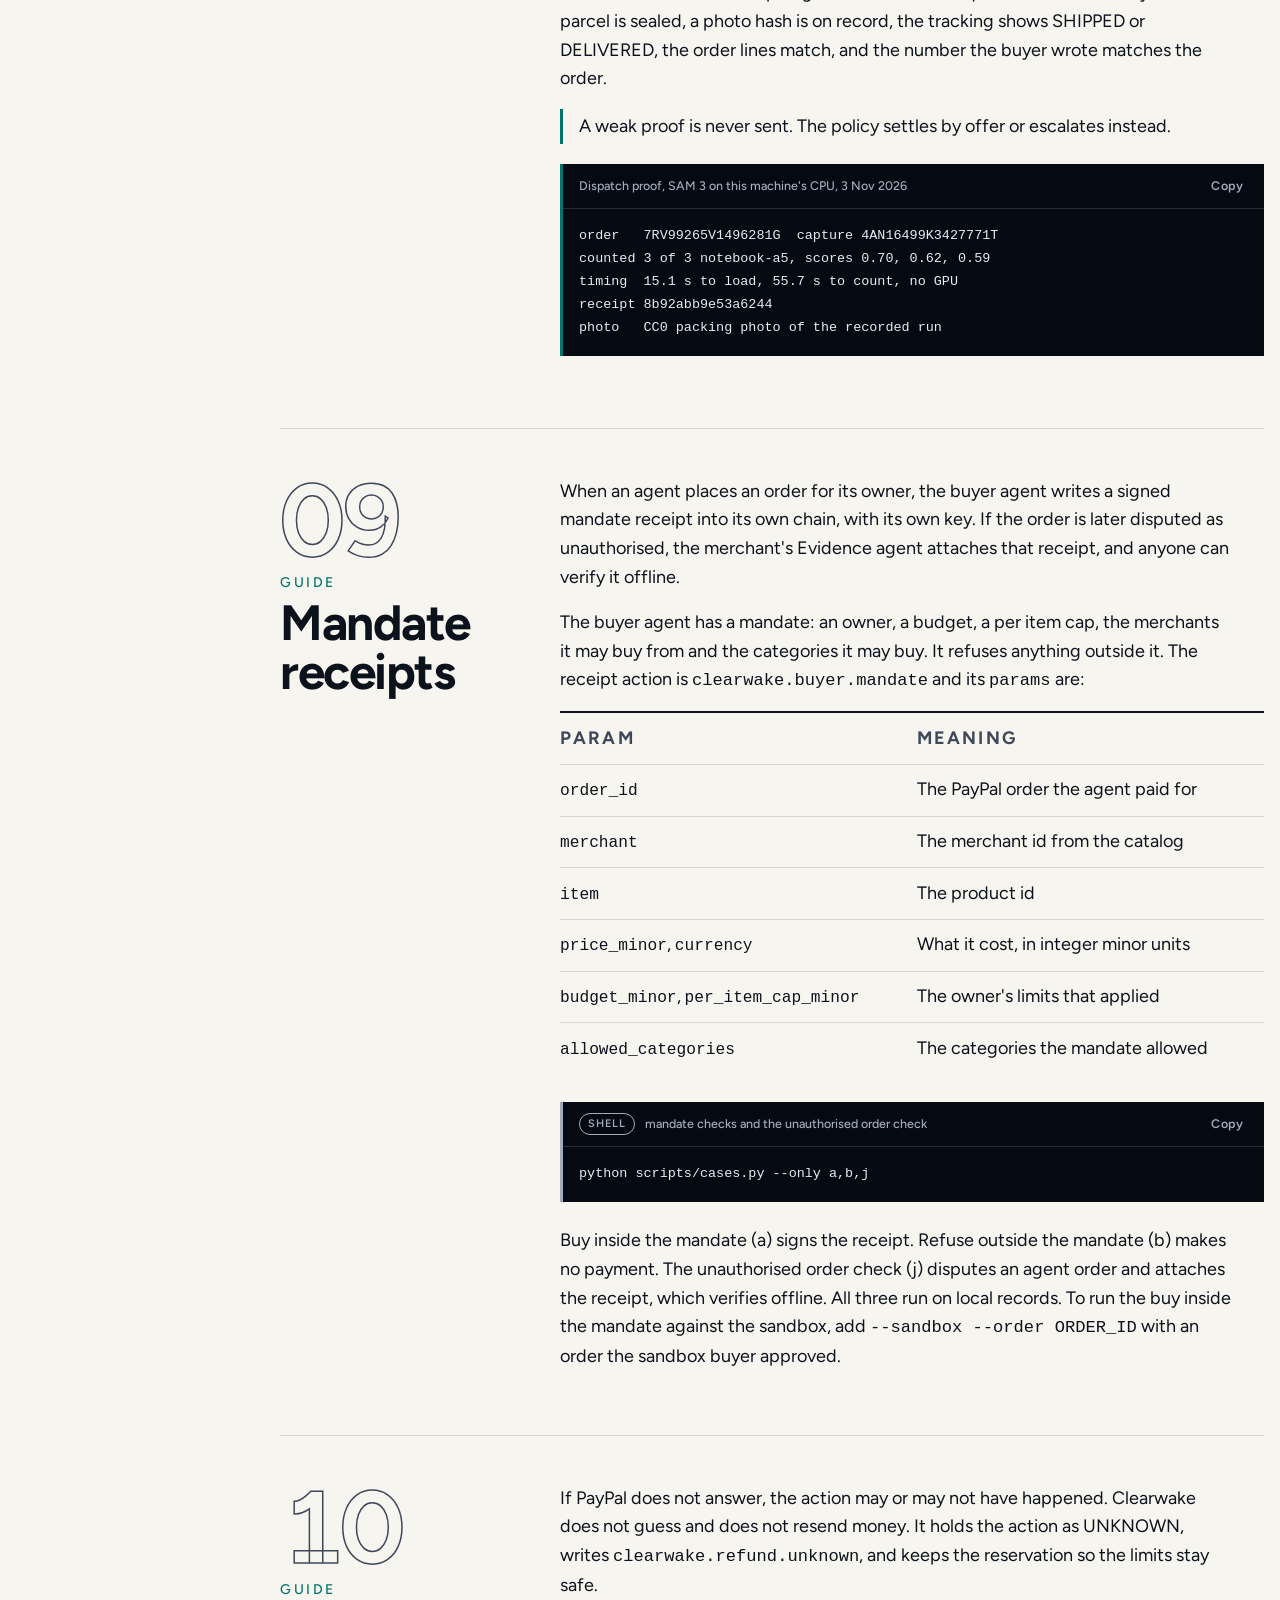
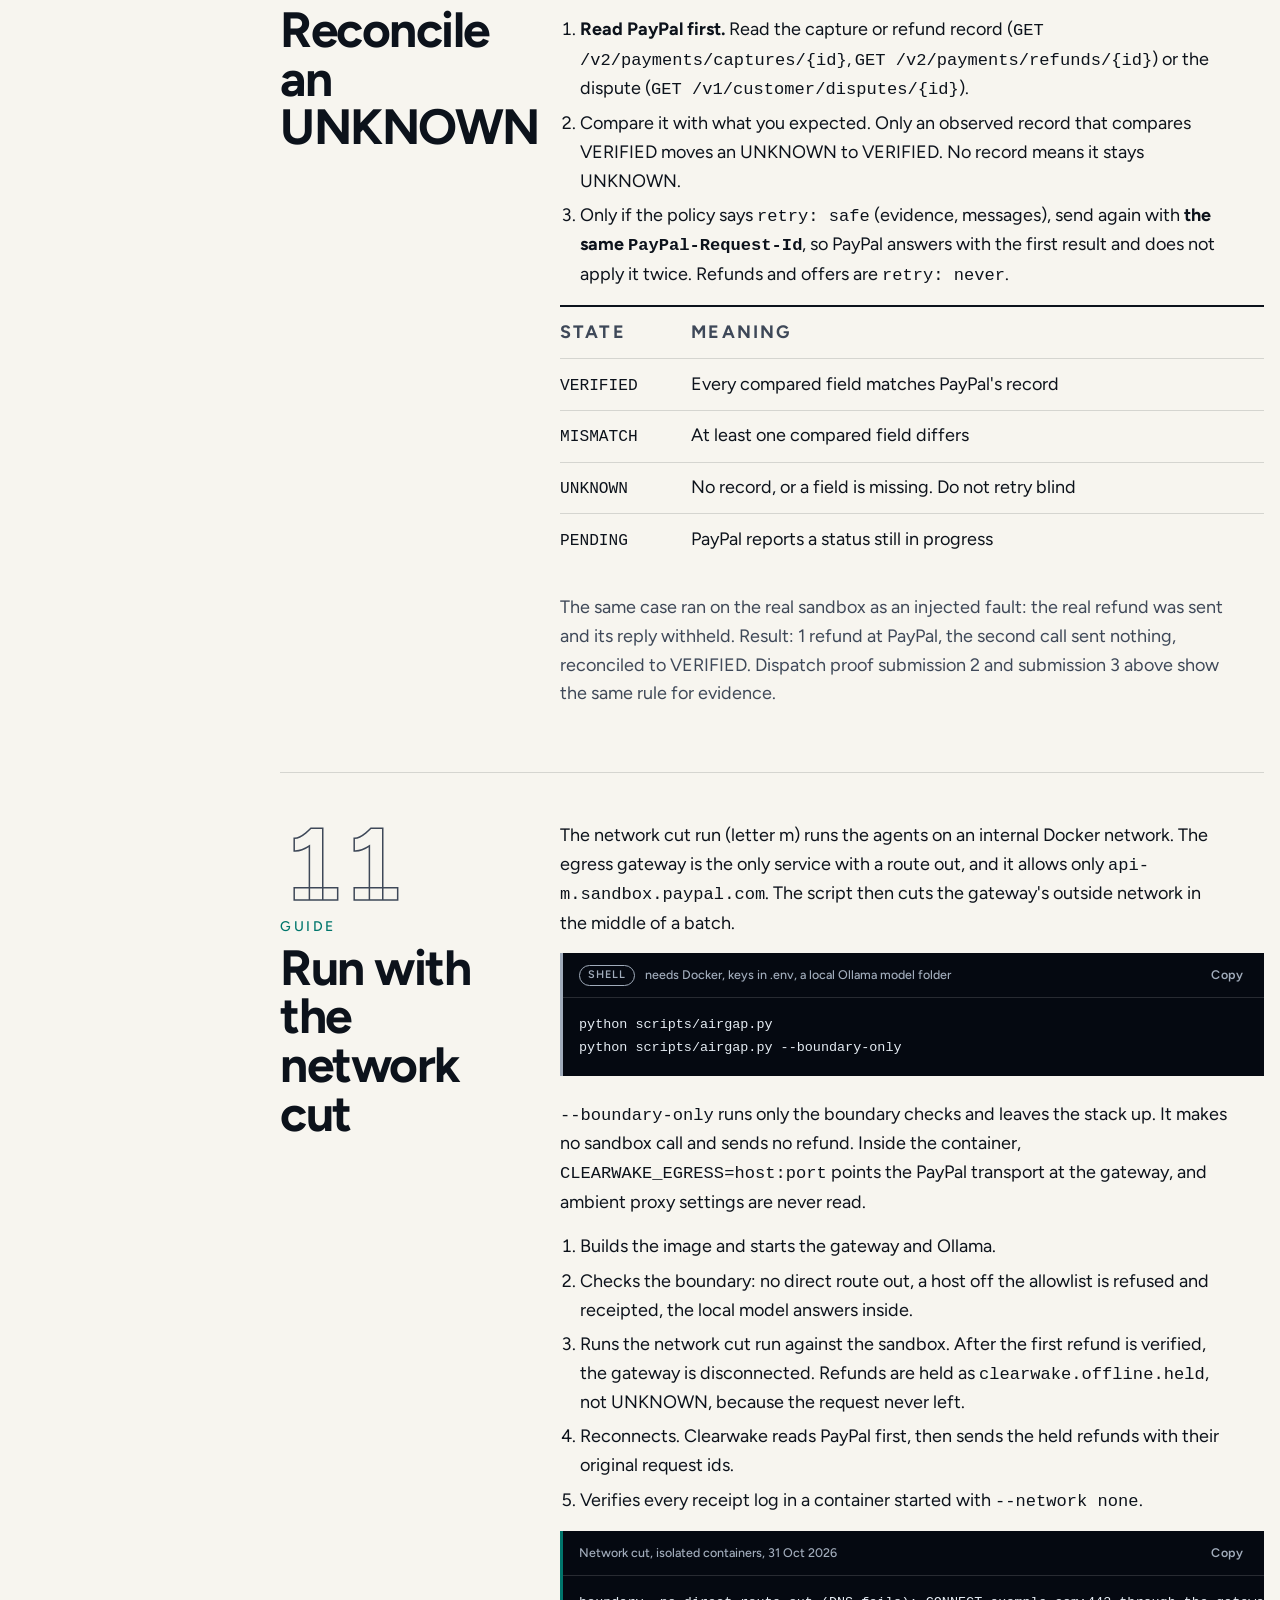
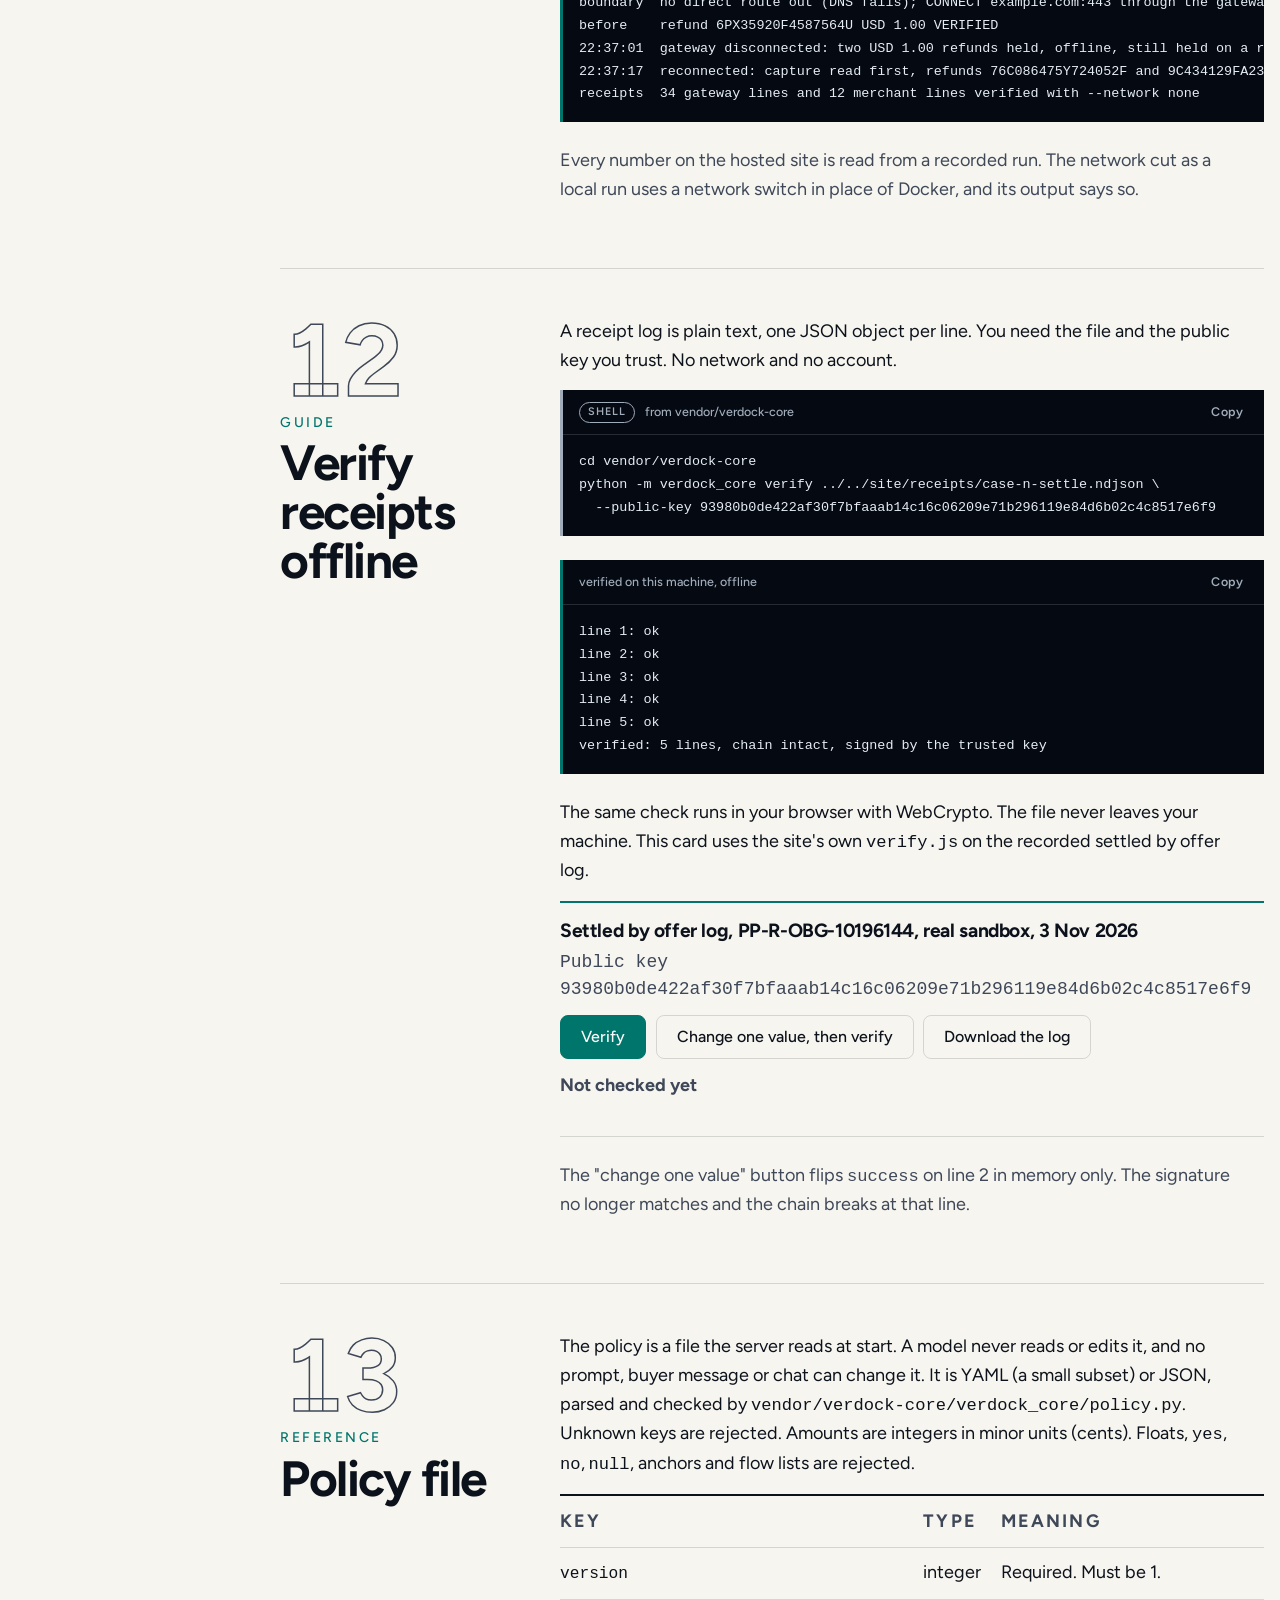
<file: site/developers.html>
<!doctype html>
<html lang="en">
<head>
<meta charset="utf-8">
<meta name="viewport" content="width=device-width, initial-scale=1">
<title>Developers | Clearwake</title>
<link rel="icon" href="/favicon.svg" type="image/svg+xml">
<meta name="description" content="Run Clearwake yourself: quickstart, guides, the policy file, the receipt format, the PayPal calls it makes, and the recorded sandbox log.">
<link rel="stylesheet" href="fonts.css">
<link rel="stylesheet" href="base.css">
<link rel="stylesheet" href="docs.css">
<script src="theme.js"></script>
<script type="module" src="docs.js"></script>
</head>
<body>
<header class="bar">
  <div class="wrap">
    <a class="brand" href="/">Clearwake</a>
    <nav aria-label="Main"> <a href="/">Home</a> <a href="/control-room">Control Room</a> <a href="/break">Break it</a> <a href="/proof">Proof</a> <a href="/developers" aria-current="page">Developers</a> <button class="theme" type="button" aria-label="Switch to the light theme"><svg class="ico sun" viewBox="0 0 24 24" aria-hidden="true" focusable="false"><circle cx="12" cy="12" r="4"/><path d="M12 2.5v2.2M12 19.3v2.2M2.5 12h2.2M19.3 12h2.2M5.3 5.3l1.6 1.6M17.1 17.1l1.6 1.6M18.7 5.3l-1.6 1.6M6.9 17.1l-1.6 1.6"/></svg><svg class="ico moon" viewBox="0 0 24 24" aria-hidden="true" focusable="false"><path d="M20 14.2A8.5 8.5 0 0 1 9.8 4a8.5 8.5 0 1 0 10.2 10.2z"/></svg></button>
    </nav>
  </div>
</header>

<div class="testmode" role="note"><div class="wrap"><strong>Test mode</strong><span>PayPal sandbox only. No real money moves.</span></div></div>
<div class="docs-wrap">
<div class="docs">

<header class="hero">
    <div class="herotext">
      <p class="eyebrow">Developers</p>
      <h1>Run it <span>yourself.</span></h1>
      <p class="lede">When an AI agent buys something and it never arrives, Clearwake lets the buyer's agent and the seller's agent settle it inside PayPal within an hour, with proof, before it becomes a claim or a fee, and nothing is paid twice. Everything on this page comes from the repository and from the recorded sandbox runs.</p>
      <dl class="lead-numbers" aria-label="Six figures from the repository and the recorded runs">
        <div><dd class="v">11 operations, 22 schemas</dd><dt>The console API is written down in one OpenAPI 3.1 file. A script starts the server and compares it with the file: every route matches <code>clearwake/server.py</code>.</dt><dd class="src">openapi/clearwake-console.openapi.yaml, python openapi/check_openapi.py --live</dd></div>
        <div><dd class="v">47 tools</dd><dt>PayPal's Agent Toolkit has 47 tools. 8 of them move money. <code>guard()</code> wraps those 8 and hands back the other 39 untouched.</dt><dd class="src">docs/paypal_mcp_tools.json</dd></div>
        <div><dd class="v">20 assertions, 0 failed</dd><dt>newman ran 3 read only requests against the PayPal sandbox, taken from a Postman collection of 29 requests. All 20 checks in them passed.</dt><dd class="src">docs/postman-run-2026-11-11.json</dd></div>
        <div><dd class="v">382 to 104</dd><dt>APIMatic's validator listed 382 findings on the spec before our edit and 104 after it.</dt><dd class="src">docs/APIMATIC.md</dd></div>
        <div><dd class="v">463 and 14</dd><dt>463 Python tests and 14 Node tests ran in a clean clone of the repository. None failed.</dt><dd class="src">data/runs/final-check-20261111-190624.json</dd></div>
        <div><dd class="v">18 of 18</dd><dt>Of the signed receipt logs checked, all 18 verified, both in the browser with WebCrypto and in Python.</dt><dd class="src">data/runs/final-check-20261111-190624.json</dd></div>
      </dl>
      <p class="numnote">The tests and the spec check ran on the local provider. The three Postman requests ran on the real PayPal sandbox. Each figure names the file it comes from.</p>
      <p class="status" role="note"><span class="dot" aria-hidden="true"></span><span><b>Real PayPal sandbox disputes, signed and checked in your browser.</b> Every request below is a call Clearwake makes to PayPal; every receipt verifies on this site.</span></p>
      <div class="findrow"><label class="sr" for="docsearch">Search this page</label><input class="search" id="docsearch" type="search" placeholder="Search this page (press /)" autocomplete="off"><button class="kbd" type="button" id="palopen">Command palette <kbd>Ctrl K</kbd></button><p class="searchnote" id="findnote" role="status" aria-live="polite"></p></div>
      <p class="meta">Repository: <a href="https://github.com/Sriharsan/clearwake">github.com/Sriharsan/clearwake</a></p>
    </div>
  </header>
  <nav class="rail" aria-label="Page chain, one link per section">
    <ol class="chain"><li><a href="#install"><span class="n">01</span><span class="t">Install</span></a></li><li><a href="#toolkit"><span class="n">02</span><span class="t">Guard PayPal's Agent Toolkit</span></a></li><li><a href="#keys"><span class="n">03</span><span class="t">Add sandbox keys</span></a></li><li><a href="#checklist"><span class="n">04</span><span class="t">Sandbox checklist</span></a></li><li><a href="#run"><span class="n">05</span><span class="t">Run the cases</span></a></li><li><a href="#settle"><span class="n">06</span><span class="t">Settle in conversation</span></a></li><li><a href="#evidence"><span class="n">07</span><span class="t">Evidence before the deadline</span></a></li><li><a href="#dispatch"><span class="n">08</span><span class="t">Dispatch proof</span></a></li><li><a href="#mandate"><span class="n">09</span><span class="t">Mandate receipts</span></a></li><li><a href="#unknown"><span class="n">10</span><span class="t">Reconcile an UNKNOWN</span></a></li><li><a href="#network"><span class="n">11</span><span class="t">Run with the network cut</span></a></li><li><a href="#verify"><span class="n">12</span><span class="t">Verify receipts offline</span></a></li><li><a href="#policy"><span class="n">13</span><span class="t">Policy file</span></a></li><li><a href="#receipt"><span class="n">14</span><span class="t">Receipt format</span></a></li><li><a href="#events"><span class="n">15</span><span class="t">Events</span></a></li><li><a href="#api"><span class="n">16</span><span class="t">API reference</span></a></li><li><a href="#errors"><span class="n">17</span><span class="t">Error explorer</span></a></li><li><a href="#log"><span class="n">18</span><span class="t">Recorded sandbox log</span></a></li><li><a href="#changelog"><span class="n">19</span><span class="t">Changelog</span></a></li><li><a href="#sdks"><span class="n">20</span><span class="t">Spec, collection and SDKs</span></a></li></ol>
    <div class="readout">
      <span class="row"><b class="rs">01 Install</b></span>
      <span class="row">prev <span class="h rp">none</span></span>
      <span class="row">hash <span class="h rh">computing</span></span>
      <span class="row state rst">sealed</span>
      <button type="button" class="tamper" aria-pressed="false">Add one character here</button>
      <p class="why">SHA-256 over the text of each section and the link before it, computed in your browser. A change to any section breaks every link after it.</p>
    </div>
  </nav>
  <main class="docs-main" id="top">
<section class="sec" id="install" data-title="Install">
<div class="sechead"><span class="num" aria-hidden="true">01</span><p class="eyebrow">Quickstart</p><h2>Install</h2></div>
<div class="secbody">
    <p>Clearwake runs on the Python standard library. You need Python 3.12 or newer and git. Docker is needed only for the network cut run. Clone with submodules, because the receipt and policy code is in <code>vendor/verdock-core</code>.</p>
    <figure class="cb"><div class="cb-head"><span class="cb-label"><span class="tag">shell</span></span></div>
<pre tabindex="0"><code>git clone --recurse-submodules https://github.com/Sriharsan/clearwake.git
cd clearwake
python -m clearwake --port 8810</code></pre></figure>
    <p>Open <code>http://127.0.0.1:8810/console</code> for the three screens (buyer agent, control room with the dispute ledger, receipt verifier). With no keys set, everything is a local run on the local provider: no PayPal call and no network call. Speak to it from a phone with <code>python -m clearwake --phone</code>.</p>
    <p class="note">Run scripts for Windows and for macOS or Linux are in the repository root.</p>
  </div>
</section>
<section class="sec" id="toolkit" data-title="Guard PayPal's Agent Toolkit">
<div class="sechead"><span class="num" aria-hidden="true">02</span><p class="eyebrow">Quickstart</p><h2>Guard PayPal's Agent Toolkit</h2></div>
<div class="secbody">
    <p>Clearwake adds what the toolkit leaves to you: limits, one request id per money move, a read of PayPal's record before any retry, and a signed receipt.</p>
    <figure class="cb"><div class="cb-head"><span class="cb-label"><span class="tag">shell, then Python</span> three lines</span></div>
<pre tabindex="0"><code>pip install git+https://github.com/Sriharsan/clearwake
from clearwake import guard
tools = guard(paypal_toolkit_tools, policy="policy.yaml")</code></pre></figure>
    <p><code>paypal_toolkit_tools</code> is the tool list your agent framework got from PayPal's toolkit. <code>guard()</code> returns a list of the same length and order. Read and write tools come back as the same objects. The 8 tools that move money come back wrapped, with the same name, description and schema. The wheel carries what it runs on, so the install needs no git submodules and no vendor folder. It needs Python 3.10 or newer and nothing else.</p>
    <figure class="cb"><div class="cb-head"><span class="cb-label"><span class="tag">shell</span> write the default policy to edit</span></div>
<pre tabindex="0"><code>python -m clearwake.guard_api policy &gt; policy.yaml</code></pre></figure>
    <p>The policy is the file shown under Policy file below. Limits in it are in cents. A prompt, a buyer message or a model reply cannot change it.</p>
    <figure class="cb"><div class="cb-head"><span class="cb-label"><span class="tag">Python</span> call a guarded tool, then check the receipts</span></div>
<pre tabindex="0" data-continues><code>by_name = {tool.name: tool for tool in tools}
dispute = by_name["get_dispute"].invoke({"dispute_id": "D-1"})
reply = by_name["accept_dispute_claim"].invoke({"dispute_id": "D-1", "note": "Accepted"})
print(reply)
print(tools.verify())</code></pre></figure>
    <h3>What each kind of tool gets</h3>
    <div class="tw tk" tabindex="0" role="region" aria-label="What guard does to each kind of tool"><table>
      <thead><tr><th>Tools</th><th>Count</th><th>What guard does</th></tr></thead>
      <tbody>
        <tr><td>Read and write tools, such as <code>get_dispute</code>, <code>list_transactions</code>, <code>create_invoice</code></td><td>39</td><td>Nothing. The same objects, unchanged, no receipt.</td></tr>
        <tr><td><code>accept_dispute_claim</code> and <code>create_refund</code></td><td>2</td><td>Reads PayPal's record first and takes the amount from it. Above the policy limit: held for a person, nothing sent. Above the approval line: a person approves that exact move. One request id from the hash of the move. After a lost reply the next call reads PayPal's record and never repeats a move that applied. A signed receipt for every call.</td></tr>
        <tr><td><code>pay_order</code>, <code>send_invoice</code>, <code>send_invoice_reminder</code>, <code>record_payment_for_invoice</code>, <code>record_refund_for_invoice</code>, <code>activate_recurring_series</code></td><td>6</td><td>Held for a person unless the policy names the tool as an operation. A request id and a signed receipt either way. The guard cannot read their amount from one record, so a policy line with <code>max_amount_minor</code> for them holds the call.</td></tr>
      </tbody></table></div>
    <p>A call that is stopped returns JSON text: <code>{"clearwake_guard": {"state": ..., "detail": ..., "sent": false, "request_id": ...}}</code>. A call that went through returns PayPal's own reply unchanged. A call that lost its reply raises the original error to the agent. Approve a held move with <code>tools.approve(approval_id, by="your name")</code>; <code>tools.pending()</code> lists the open requests. <code>tools.verify()</code> checks the receipt log offline against its own public key.</p>
    <p class="note">Tested against the real list of 47 tools recorded in <code>docs/paypal_mcp_tools.json</code>, with no network (<code>tests/test_guard_api.py</code>). The wrapped tools were not run against the live PayPal sandbox, and the toolkit as recorded sends no <code>PayPal-Request-Id</code>, so protection against a repeat comes from the ledger and from reading PayPal's record before any retry. The rest of the guard is described in <a href="https://github.com/Sriharsan/clearwake/blob/main/docs/TOOLKIT_GUARD.md">docs/TOOLKIT_GUARD.md</a>, and the <a href="/break">Break it</a> page replays the recorded attacks.</p>
  </div>
</section>
<section class="sec" id="keys" data-title="Add sandbox keys">
<div class="sechead"><span class="num" aria-hidden="true">03</span><p class="eyebrow">Quickstart</p><h2>Add sandbox keys</h2></div>
<div class="secbody">
    <p>Create a sandbox app in the PayPal developer dashboard and put its client id and secret in a <code>.env</code> file at the repository root. Git ignores that file. Clearwake reads only these names from it, and a value already set in your environment wins.</p>
    <figure class="cb"><div class="cb-head"><span class="cb-label"><span class="tag">.env</span> names as the code reads them, values left empty</span></div>
<pre tabindex="0"><code>CLEARWAKE_SANDBOX_ACK=I_CONFIRM_SANDBOX_ONLY
PAYPAL_CLIENT_ID=
PAYPAL_CLIENT_SECRET=
PAYPAL_BASE_URL=https://api-m.sandbox.paypal.com
PAYPAL_SANDBOX_CAPTURE_ID=
CLEARWAKE_REFUND_AMOUNT=1.00</code></pre></figure>
    <ul>
      <li><code>PAYPAL_BASE_URL</code> must be exactly the sandbox host. Clearwake refuses to start against anything else, so production cannot be reached by a typo.</li>
      <li><code>CLEARWAKE_SANDBOX_ACK</code> must be the exact text shown. Without it the sandbox gateway will not load.</li>
      <li><code>PAYPAL_SANDBOX_CAPTURE_ID</code> is the id of a COMPLETED sandbox capture that the refund cases use. A PENDING capture is refused.</li>
      <li>Optional, for the dispatch proof setup only: <code>HF_TOKEN</code>. Optional for a local model: <code>CLEARWAKE_LOCAL_AI_ACK</code>, <code>CLEARWAKE_LOCAL_MODEL_DIGEST</code>, <code>CLEARWAKE_LOCAL_LEDGER</code>.</li>
    </ul>
    <p class="hint amber">Never paste a key into a chat, a screenshot or an issue. The sandbox setup scripts (<code>scripts/sandbox_setup.py</code>, <code>.ps1</code>, <code>.sh</code>) write only the capture id back to <code>.env</code>.</p>
  </div>
</section>
<section class="sec" id="checklist" data-title="Sandbox checklist">
<div class="sechead"><span class="num" aria-hidden="true">04</span><p class="eyebrow">Quickstart</p><h2>Sandbox checklist</h2></div>
<div class="secbody">
<p>Tick these off before a real sandbox run. Your ticks stay in this browser only.</p>
<ul class="checklist"><li><label><input type="checkbox" data-k="c0"><span>A PayPal developer account with a sandbox app. Its client id and secret go in <code>.env</code>.</span></label></li><li><label><input type="checkbox" data-k="c1"><span><code>CLEARWAKE_SANDBOX_ACK</code> and <code>PAYPAL_BASE_URL</code> set exactly as in the keys step.</span></label></li><li><label><input type="checkbox" data-k="c2"><span>A COMPLETED sandbox capture in <code>PAYPAL_SANDBOX_CAPTURE_ID</code>. The setup scripts create an order that the sandbox buyer approves.</span></label></li><li><label><input type="checkbox" data-k="c3"><span>Tracking added to that order (<code>scripts/add_tracking.py</code>), for the evidence cases.</span></label></li><li><label><input type="checkbox" data-k="c4"><span>A sandbox dispute opened by the sandbox buyer in PayPal's Resolution Center: item not received, paid from the PayPal balance, at the INQUIRY stage. The settled by offer run and the dispatch proof run need it.</span></label></li><li><label><input type="checkbox" data-k="c5"><span>Optional, for the dispatch proof run: SAM 3 set up with <code>tools/sam/setup.ps1</code>.</span></label></li><li><label><input type="checkbox" data-k="c6"><span>Optional, for the network cut run: Docker running.</span></label></li><li><label><input type="checkbox" data-k="c7"><span>Run <code>python scripts/cases.py</code> as a local run first.</span></label></li></ul></div>
</section>
<section class="sec" id="run" data-title="Run the cases">
<div class="sechead"><span class="num" aria-hidden="true">05</span><p class="eyebrow">Quickstart</p><h2>Run the cases</h2></div>
<div class="secbody">
    <p>Every run has a letter, a to o, and the command takes the letter. The table names each run with its PayPal id and date. Run them on local records first. Then run one against the real sandbox.</p>
    <div class="tw" tabindex="0" role="region" aria-label="The runs of scripts/cases.py by letter"><table>
      <thead><tr><th>Letter</th><th>Run</th><th>PayPal id</th><th>Recorded</th></tr></thead>
      <tbody>
        <tr><td><code>a</code></td><td>Buy inside the mandate</td><td>order approved by the sandbox buyer</td><td>local run, sandbox with <code>--order</code></td></tr>
        <tr><td><code>b</code></td><td>Refuse a purchase outside the mandate</td><td>none, no payment is made</td><td>local run</td></tr>
        <tr><td><code>c</code></td><td>Refund under the limit</td><td><code>6SN41486G5579815G</code></td><td>31 Oct 2026</td></tr>
        <tr><td><code>d</code></td><td>Refund above the approval line, approved</td><td><code>2NB27940EC188891M</code></td><td>31 Oct 2026</td></tr>
        <tr><td><code>e</code></td><td>Lost reply, reconciled</td><td>not written to the run file</td><td>31 Oct 2026</td></tr>
        <tr><td><code>i</code></td><td>Item not received, tracking sent</td><td><code>PP-R-SLI-10195419</code></td><td>31 Oct 2026</td></tr>
        <tr><td><code>j</code></td><td>Agent order disputed as unauthorised</td><td>none, local dispute</td><td>local run</td></tr>
        <tr><td><code>k</code></td><td>Near deadline, escalated with the countdown</td><td>none, local dispute</td><td>local run</td></tr>
        <tr><td><code>l</code></td><td>Batch of ten disputes in parallel</td><td>none, local disputes</td><td>local run</td></tr>
        <tr><td><code>m</code></td><td>Network cut mid batch</td><td><code>6PX35920F4587564U</code> and two more</td><td>31 Oct 2026</td></tr>
        <tr><td><code>n</code></td><td>Dispute settled by offer</td><td><code>PP-R-OBG-10196144</code></td><td>3 Nov 2026</td></tr>
        <tr><td><code>o</code></td><td>Dispatch proof sent as evidence</td><td><code>PP-R-UKF-10195772</code></td><td>3 Nov 2026</td></tr>
      </tbody>
    </table></div>
    <figure class="cb"><div class="cb-head"><span class="cb-label"><span class="tag">shell</span> local records, no network</span></div>
<pre tabindex="0"><code>python scripts/cases.py</code></pre></figure>
    <p>Now the real sandbox. The settled by offer run (letter n) settles one dispute in conversation, and the dispute must be open at the INQUIRY stage. The sandbox buyer opens it in PayPal's Resolution Center, because the app's token cannot open a dispute for the buyer.</p>
    <figure class="cb"><div class="cb-head"><span class="cb-label"><span class="tag">shell</span> real sandbox</span></div>
<pre tabindex="0"><code>python scripts/cases.py --sandbox --only n --dispute PP-R-OBG-10196144</code></pre></figure>
    <p>Replace the dispute id with your own. Every result line says how it ran: <strong>real sandbox</strong>, <strong>injected fault in sandbox</strong>, <strong>local run</strong> or <strong>offline</strong>. Results are saved to <code>data/runs/</code>.</p>
    <div class="tw" tabindex="0" role="region" aria-label="Flags of scripts/cases.py"><table>
      <thead><tr><th>Flag</th><th>What it does</th></tr></thead>
      <tbody>
        <tr><td><code>--sandbox</code></td><td>Use the real PayPal sandbox where PayPal allows it. Needs the keys in <code>.env</code>.</td></tr>
        <tr><td><code>--only n</code></td><td>Run only these cases. A comma list works: <code>--only n,o</code>.</td></tr>
        <tr><td><code>--dispute ID</code></td><td>Run the dispute cases on this sandbox dispute.</td></tr>
        <tr><td><code>--order ORDER_ID</code></td><td>Buy inside the mandate (letter a) in the sandbox: verify an order the sandbox buyer approved.</td></tr>
        <tr><td><code>--model ollama</code></td><td>Use a local open weights model for the agents. The default is scripted rules.</td></tr>
      </tbody></table></div>
  </div>
</section>
<section class="sec" id="settle" data-title="Settle in conversation">
<div class="sechead"><span class="num" aria-hidden="true">06</span><p class="eyebrow">Guide</p><h2>Settle in conversation</h2></div>
<div class="secbody">
    <p>While a dispute is at the INQUIRY stage, seller and buyer can still talk. A case settled here is not escalated to a claim, so PayPal charges no Standard Dispute Fee. Clearwake reads the dispute, lets the policy pick the amount, and sends one offer.</p>
    <ol>
      <li>The model may only choose a name: <code>settle_by_offer</code>, <code>refund_within_limit</code>, <code>fight_with_evidence</code> or <code>escalate</code>. The amount comes from the case and the policy, never from the model or the buyer's text.</li>
      <li>The policy decides. In <code>policy/merchant.yaml</code>, <code>make_offer</code> has a limit of 500 minor units (USD 5.00) and needs approval above 300 (USD 3.00).</li>
      <li>Clearwake calls <code>POST /v1/customer/disputes/{id}/make-offer</code> with a stable <code>PayPal-Request-Id</code>. PayPal refunds only if the buyer accepts. In the sandbox the buyer accepts in the Resolution Center.</li>
      <li>Clearwake reads the dispute back. Only PayPal's record can mark it settled: UNDER_REVIEW is PENDING, RESOLVED is VERIFIED.</li>
    </ol>
    <p class="hint amber">Send the offer alone. PayPal refuses an offer after a seller message. This was seen on the real sandbox as <code>422 ACTION_NOT_ALLOWED_IN_CURRENT_DISPUTE_STATE</code>. Clearwake now sends the offer without a message first, and a refusal is written to the receipts as it happened.</p>
    <figure class="cb real"><div class="cb-head"><span class="cb-label">Settled by offer, dispute PP-R-OBG-10196144, 3 Nov 2026</span></div>
<pre tabindex="0"><code>clearwake.dispute.decision    settle_by_offer, offer 250 (USD 2.50), stage INQUIRY
clearwake.dispute.offer_sent  success true
clearwake.dispute.settlement  success false  UNDER_REVIEW  stage INQUIRY  state PENDING
clearwake.dispute.settlement  success true   RESOLVED     stage INQUIRY  RESOLVED_BUYER_FAVOUR  state VERIFIED</code></pre></figure>
    <p class="note">Result: PASS. USD 2.50 refunded to the buyer (refund <code>0TB11858A85953644</code>), never a claim. These lines are from <code>site/receipts/case-n-settle.ndjson</code>.</p>
  </div>
</section>
<section class="sec" id="evidence" data-title="Evidence before the deadline">
<div class="sechead"><span class="num" aria-hidden="true">07</span><p class="eyebrow">Guide</p><h2>Evidence before the deadline</h2></div>
<div class="secbody">
    <p>Clearwake reads the dispute's <code>seller_response_due_date</code> and the links PayPal offers, and acts only on what PayPal offers. If the case is near the deadline, it escalates to the approval inbox with the time left instead of guessing.</p>
    <ul>
      <li>Evidence comes from the record only: the PayPal order, the tracking, the mandate receipt, the dispatch receipt. The buyer's message is read as a claim to check.</li>
      <li>Evidence goes to <code>POST /v1/customer/disputes/{id}/provide-evidence</code> as multipart. Part <code>input</code> is JSON <code>{"evidences": [...]}</code>. Each photo is an <code>evidence-file</code> part.</li>
      <li>Send <strong>one merged evidence entry</strong>. PayPal needs an <code>item_id</code> when there are several entries, and a disputed item can carry none. Two entries (tracking and dispatch proof) were refused with <code>ITEM_ID_IS_MANDATORY_FOR_MULTIPLE_EVIDENCES</code>.</li>
      <li>If the case has already moved to UNDER_REVIEW and PayPal no longer offers <code>provide_evidence</code> (item not received, dispute PP-R-SLI-10195419, stage CHARGEBACK, 31 Oct 2026), Clearwake sends the tracking note through <code>provide-supporting-info</code> instead.</li>
      <li>Then it reads the dispute back. Evidence counts as sent only when PayPal's record shows it: <code>clearwake.dispute.evidence_checked</code> with <code>dispatch_evidence_seen</code> true.</li>
    </ul>
    <figure class="cb real"><div class="cb-head"><span class="cb-label">Dispatch proof, dispute PP-R-UKF-10195772, 3 Nov 2026</span></div>
<pre tabindex="0"><code>submission 1  provide-evidence  400 INVALID_REQUEST ITEM_ID_IS_MANDATORY_FOR_MULTIPLE_EVIDENCES, nothing applied
submission 2  provide-evidence  response lost, held as UNKNOWN, reading the dispute showed nothing had landed
submission 3  provide-evidence  same PayPal-Request-Id, merged entry, HTTP 200 in 4.2 s
read   PROOF_OF_FULFILLMENT, SUBMITTED_BY_SELLER, 3 Nov 2026 10:13 UTC, status WAITING_FOR_BUYER_RESPONSE, stage INQUIRY</code></pre></figure>
  </div>
</section>
<section class="sec" id="dispatch" data-title="Dispatch proof">
<div class="sechead"><span class="num" aria-hidden="true">08</span><p class="eyebrow">Guide</p><h2>Dispatch proof</h2></div>
<div class="secbody">
    <p>When a buyer says only 2 of 3 items arrived, the best answer is a signed record of what went in the parcel. At packing, you photograph the open parcel. SAM 3 runs on your own machine and counts the items. Clearwake signs one receipt into your receipt chain.</p>
    <h3>One time setup of SAM 3</h3>
    <ol>
      <li>On Hugging Face, request access to <code>facebook/sam3</code> (needed) and <code>facebook/sam3.1</code> (optional). Both are gated.</li>
      <li>Add <code>HF_TOKEN=</code> and your read token to <code>.env</code>. It is read only by the setup script and never printed.</li>
      <li>Run the setup. It installs CPU PyTorch and Meta's code into <code>tools/sam/.venv</code> and downloads 3.5 GB of weights next to the repository.</li>
    </ol>
    <figure class="cb"><div class="cb-head"><span class="cb-label"><span class="tag">shell</span> Windows, from the repository root</span></div>
<pre tabindex="0"><code>.\tools\sam\setup.ps1</code></pre></figure>
    <p>After the download, counting sets <code>HF_HUB_OFFLINE=1</code> and works with the network unplugged. SAM 3 counts still photos. SAM 3.1 is Meta's video tracker and Clearwake does not claim it for photos.</p>
    <h3>Pack an order</h3>
    <figure class="cb"><div class="cb-head"><span class="cb-label"><span class="tag">shell</span></span></div>
<pre tabindex="0"><code>python scripts/dispatch.py pack --order ORDER_ID --capture CAPTURE_ID \
  --item notebook-a5=3:book --photo packing.jpg --sealed \
  --counter sam --save-count
python scripts/dispatch.py show --order ORDER_ID</code></pre></figure>
    <p><code>--item</code> is <code>SKU=QUANTITY:PROMPT</code>. The prompt is the word SAM looks for, and it matters: on the test photo, "book" found 3 notebooks and "notebook" found none. Every prompt run is listed in <code>docs/RESULTS.md</code>. Use <code>--photo-note</code> to say what a photo is when it is not your parcel. It is signed into the receipt.</p>
    <p>The receipt <code>clearwake.dispatch.recorded</code> holds the order and capture ids, ordered and counted per item, the prompts, the SHA-256 of each photo, whether the parcel was sealed, the counter, the model, the device, the milliseconds, and the policy hash.</p>
    <h3>Strong or weak</h3>
    <p>When the dispute arrives, the Evidence agent checks the receipt. It is strong only if all of these hold: the receipt log verifies, counted equals ordered for every item, the parcel is sealed, a photo hash is on record, the tracking shows SHIPPED or DELIVERED, the order lines match, and the number the buyer wrote matches the order.</p>
    <p class="hint">A weak proof is never sent. The policy settles by offer or escalates instead.</p>
    <figure class="cb real"><div class="cb-head"><span class="cb-label">Dispatch proof, SAM 3 on this machine's CPU, 3 Nov 2026</span></div>
<pre tabindex="0"><code>order   7RV99265V1496281G  capture 4AN16499K3427771T
counted 3 of 3 notebook-a5, scores 0.70, 0.62, 0.59
timing  15.1 s to load, 55.7 s to count, no GPU
receipt 8b92abb9e53a6244
photo   CC0 packing photo of the recorded run</code></pre></figure>
  </div>
</section>
<section class="sec" id="mandate" data-title="Mandate receipts">
<div class="sechead"><span class="num" aria-hidden="true">09</span><p class="eyebrow">Guide</p><h2>Mandate receipts</h2></div>
<div class="secbody">
    <p>When an agent places an order for its owner, the buyer agent writes a signed mandate receipt into its own chain, with its own key. If the order is later disputed as unauthorised, the merchant's Evidence agent attaches that receipt, and anyone can verify it offline.</p>
    <p>The buyer agent has a mandate: an owner, a budget, a per item cap, the merchants it may buy from and the categories it may buy. It refuses anything outside it. The receipt action is <code>clearwake.buyer.mandate</code> and its <code>params</code> are:</p>
    <div class="tw" tabindex="0" role="region" aria-label="Mandate receipt params"><table>
      <thead><tr><th>Param</th><th>Meaning</th></tr></thead>
      <tbody>
        <tr><td><code>order_id</code></td><td>The PayPal order the agent paid for</td></tr>
        <tr><td><code>merchant</code></td><td>The merchant id from the catalog</td></tr>
        <tr><td><code>item</code></td><td>The product id</td></tr>
        <tr><td><code>price_minor</code>, <code>currency</code></td><td>What it cost, in integer minor units</td></tr>
        <tr><td><code>budget_minor</code>, <code>per_item_cap_minor</code></td><td>The owner's limits that applied</td></tr>
        <tr><td><code>allowed_categories</code></td><td>The categories the mandate allowed</td></tr>
      </tbody></table></div>
    <figure class="cb"><div class="cb-head"><span class="cb-label"><span class="tag">shell</span> mandate checks and the unauthorised order check</span></div>
<pre tabindex="0"><code>python scripts/cases.py --only a,b,j</code></pre></figure>
    <p>Buy inside the mandate (a) signs the receipt. Refuse outside the mandate (b) makes no payment. The unauthorised order check (j) disputes an agent order and attaches the receipt, which verifies offline. All three run on local records. To run the buy inside the mandate against the sandbox, add <code>--sandbox --order ORDER_ID</code> with an order the sandbox buyer approved.</p>
  </div>
</section>
<section class="sec" id="unknown" data-title="Reconcile an UNKNOWN">
<div class="sechead"><span class="num" aria-hidden="true">10</span><p class="eyebrow">Guide</p><h2>Reconcile an UNKNOWN</h2></div>
<div class="secbody">
    <p>If PayPal does not answer, the action may or may not have happened. Clearwake does not guess and does not resend money. It holds the action as UNKNOWN, writes <code>clearwake.refund.unknown</code>, and keeps the reservation so the limits stay safe.</p>
    <ol>
      <li><strong>Read PayPal first.</strong> Read the capture or refund record (<code>GET /v2/payments/captures/{id}</code>, <code>GET /v2/payments/refunds/{id}</code>) or the dispute (<code>GET /v1/customer/disputes/{id}</code>).</li>
      <li>Compare it with what you expected. Only an observed record that compares VERIFIED moves an UNKNOWN to VERIFIED. No record means it stays UNKNOWN.</li>
      <li>Only if the policy says <code>retry: safe</code> (evidence, messages), send again with <strong>the same <code>PayPal-Request-Id</code></strong>, so PayPal answers with the first result and does not apply it twice. Refunds and offers are <code>retry: never</code>.</li>
    </ol>
    <div class="tw" tabindex="0" role="region" aria-label="Outcome states"><table>
      <thead><tr><th>State</th><th>Meaning</th></tr></thead>
      <tbody>
        <tr><td><code>VERIFIED</code></td><td>Every compared field matches PayPal's record</td></tr>
        <tr><td><code>MISMATCH</code></td><td>At least one compared field differs</td></tr>
        <tr><td><code>UNKNOWN</code></td><td>No record, or a field is missing. Do not retry blind</td></tr>
        <tr><td><code>PENDING</code></td><td>PayPal reports a status still in progress</td></tr>
      </tbody></table></div>
    <p class="note">The same case ran on the real sandbox as an injected fault: the real refund was sent and its reply withheld. Result: 1 refund at PayPal, the second call sent nothing, reconciled to VERIFIED. Dispatch proof submission 2 and submission 3 above show the same rule for evidence.</p>
  </div>
</section>
<section class="sec" id="network" data-title="Run with the network cut">
<div class="sechead"><span class="num" aria-hidden="true">11</span><p class="eyebrow">Guide</p><h2>Run with the network cut</h2></div>
<div class="secbody">
    <p>The network cut run (letter m) runs the agents on an internal Docker network. The egress gateway is the only service with a route out, and it allows only <code>api-m.sandbox.paypal.com</code>. The script then cuts the gateway's outside network in the middle of a batch.</p>
    <figure class="cb"><div class="cb-head"><span class="cb-label"><span class="tag">shell</span> needs Docker, keys in .env, a local Ollama model folder</span></div>
<pre tabindex="0"><code>python scripts/airgap.py
python scripts/airgap.py --boundary-only</code></pre></figure>
    <p><code>--boundary-only</code> runs only the boundary checks and leaves the stack up. It makes no sandbox call and sends no refund. Inside the container, <code>CLEARWAKE_EGRESS=host:port</code> points the PayPal transport at the gateway, and ambient proxy settings are never read.</p>
    <ol>
      <li>Builds the image and starts the gateway and Ollama.</li>
      <li>Checks the boundary: no direct route out, a host off the allowlist is refused and receipted, the local model answers inside.</li>
      <li>Runs the network cut run against the sandbox. After the first refund is verified, the gateway is disconnected. Refunds are held as <code>clearwake.offline.held</code>, not UNKNOWN, because the request never left.</li>
      <li>Reconnects. Clearwake reads PayPal first, then sends the held refunds with their original request ids.</li>
      <li>Verifies every receipt log in a container started with <code>--network none</code>.</li>
    </ol>
    <figure class="cb real"><div class="cb-head"><span class="cb-label">Network cut, isolated containers, 31 Oct 2026</span></div>
<pre tabindex="0"><code>boundary  no direct route out (DNS fails); CONNECT example.com:443 through the gateway: 403, receipted
before    refund 6PX35920F4587564U USD 1.00 VERIFIED
22:37:01  gateway disconnected: two USD 1.00 refunds held, offline, still held on a resume call
22:37:17  reconnected: capture read first, refunds 76C086475Y724052F and 9C434129FA2384059 VERIFIED
receipts  34 gateway lines and 12 merchant lines verified with --network none</code></pre></figure>
    <p class="note">Every number on the hosted site is read from a recorded run. The network cut as a local run uses a network switch in place of Docker, and its output says so.</p>
  </div>
</section>
<section class="sec" id="verify" data-title="Verify receipts offline">
<div class="sechead"><span class="num" aria-hidden="true">12</span><p class="eyebrow">Guide</p><h2>Verify receipts offline</h2></div>
<div class="secbody">
    <p>A receipt log is plain text, one JSON object per line. You need the file and the public key you trust. No network and no account.</p>
    <figure class="cb"><div class="cb-head"><span class="cb-label"><span class="tag">shell</span> from vendor/verdock-core</span></div>
<pre tabindex="0"><code>cd vendor/verdock-core
python -m verdock_core verify ../../site/receipts/case-n-settle.ndjson \
  --public-key 93980b0de422af30f7bfaaab14c16c06209e71b296119e84d6b02c4c8517e6f9</code></pre></figure>
    <figure class="cb real"><div class="cb-head"><span class="cb-label">verified on this machine, offline</span></div>
<pre tabindex="0"><code>line 1: ok
line 2: ok
line 3: ok
line 4: ok
line 5: ok
verified: 5 lines, chain intact, signed by the trusted key</code></pre></figure>
    <p>The same check runs in your browser with WebCrypto. The file never leaves your machine. This card uses the site's own <code>verify.js</code> on the recorded settled by offer log.</p>
    <div class="vcard" id="vcard" data-log="/receipts/case-n-settle.ndjson" data-key="93980b0de422af30f7bfaaab14c16c06209e71b296119e84d6b02c4c8517e6f9">
      <h3>Settled by offer log, PP-R-OBG-10196144, real sandbox, 3 Nov 2026</h3>
      <p class="keyline">Public key 93980b0de422af30f7bfaaab14c16c06209e71b296119e84d6b02c4c8517e6f9</p>
      <div class="vrow">
        <button class="btn primary" type="button" data-act="verify">Verify</button>
        <button class="btn" type="button" data-act="tamper">Change one value, then verify</button>
        <a class="btn" href="/receipts/case-n-settle.ndjson" download>Download the log</a>
      </div>
      <p class="vresult" role="status" aria-live="polite">Not checked yet</p>
      <ul class="vfails"></ul>
    </div>
    <p class="note">The "change one value" button flips <code>success</code> on line 2 in memory only. The signature no longer matches and the chain breaks at that line.</p>
  </div>
</section>
<section class="sec" id="policy" data-title="Policy file">
<div class="sechead"><span class="num" aria-hidden="true">13</span><p class="eyebrow">Reference</p><h2>Policy file</h2></div>
<div class="secbody">
    <p>The policy is a file the server reads at start. A model never reads or edits it, and no prompt, buyer message or chat can change it. It is YAML (a small subset) or JSON, parsed and checked by <code>vendor/verdock-core/verdock_core/policy.py</code>. Unknown keys are rejected. Amounts are integers in minor units (cents). Floats, <code>yes</code>, <code>no</code>, <code>null</code>, anchors and flow lists are rejected.</p>
    <div class="tw" tabindex="0" role="region" aria-label="Policy keys"><table>
      <thead><tr><th>Key</th><th>Type</th><th>Meaning</th></tr></thead>
      <tbody>
        <tr><td><code>version</code></td><td>integer</td><td>Required. Must be 1.</td></tr>
        <tr><td><code>operations.NAME.level</code></td><td>text</td><td>Required. <code>Assist</code>, <code>Draft</code>, <code>Execute with Approval</code> or <code>Execute within Limits</code>. Assist and Draft never execute.</td></tr>
        <tr><td><code>operations.NAME.max_amount_minor</code></td><td>integer</td><td>Optional. Above it the action is refused.</td></tr>
        <tr><td><code>operations.NAME.approval_above_minor</code></td><td>integer</td><td>Optional. Above it a person must approve that exact action.</td></tr>
        <tr><td><code>operations.NAME.currency</code></td><td>3 capitals</td><td>Optional. Another currency is refused.</td></tr>
        <tr><td><code>operations.NAME.retry</code></td><td>text</td><td>Optional. <code>never</code> (default) or <code>safe</code>.</td></tr>
        <tr><td><code>caps.per_customer_per_day_minor</code></td><td>integer</td><td>Optional. A daily total per customer.</td></tr>
        <tr><td><code>egress.allow_hosts</code></td><td>list of hosts</td><td>Optional. The only hosts the egress gateway may reach. Without it nothing may leave.</td></tr>
      </tbody></table></div>
    <p>Each decision returns one of: <code>within limits</code>, <code>approval required by level</code>, <code>approval required above threshold</code>, <code>above limit</code>, <code>currency mismatch</code>, <code>invalid amount</code>, <code>draft only</code> or <code>unknown operation</code>.</p>
    <p>The policy hash is the SHA-256 of the checked policy as JSON with sorted keys and no spaces. It is written into the <code>params</code> of every receipt as <code>policy_hash</code>, so a receipt shows which rules were in force. Changing any level, limit, currency, retry rule or cap changes the hash.</p>
    <p>The code also has a hard cap of USD 5.00 per refund (<code>LIMIT</code> in <code>clearwake/paypal.py</code>) that no file can raise. The refund workroom reads a second file, <code>policy/autonomy.json</code>: <code>refund.limit.max</code> up to 5.00, <code>approval_expires_seconds</code> from 30 to 900, and <code>retry</code> must be <code>never</code>.</p>
    <figure class="cb"><div class="cb-head"><span class="cb-label"><span class="tag">policy/merchant.yaml</span> as in the repository</span></div>
<pre tabindex="0"><code>version: 1
operations:
  refund:
    level: Execute within Limits
    max_amount_minor: 500
    approval_above_minor: 200
    currency: USD
    retry: never
  accept_claim:
    level: Execute within Limits
    max_amount_minor: 500
    approval_above_minor: 200
    currency: USD
    retry: never
  provide_evidence:
    level: Execute within Limits
    retry: safe
  make_offer:
    level: Execute within Limits
    max_amount_minor: 500
    approval_above_minor: 300
    currency: USD
    retry: never
  send_message:
    level: Execute within Limits
    retry: safe
  propose_resolution:
    level: Draft
    retry: never
caps:
  per_customer_per_day_minor: 600
egress:
  allow_hosts:
    - api-m.sandbox.paypal.com</code></pre></figure>
  </div>
</section>
<section class="sec" id="receipt" data-title="Receipt format">
<div class="sechead"><span class="num" aria-hidden="true">14</span><p class="eyebrow">Reference</p><h2>Receipt format</h2></div>
<div class="secbody">
    <p>Signed, hash chained action receipts in the format of <code>draft-sahu-agent-action-receipts-00</code>. One line of JSON per action. Ed25519 and SHA-256.</p>
    <div class="tw" tabindex="0" role="region" aria-label="Receipt fields"><table>
      <thead><tr><th>Field</th><th>Type</th><th>Meaning</th></tr></thead>
      <tbody>
        <tr><td><code>step_id</code></td><td>text</td><td>What step this is, for example <code>PP-R-OBG-10196144:offer</code></td></tr>
        <tr><td><code>action_id</code></td><td>text</td><td>What happened, for example <code>clearwake.dispute.offer_sent</code></td></tr>
        <tr><td><code>params</code></td><td>any JSON</td><td>The facts. Keys are sorted at every depth when signing.</td></tr>
        <tr><td><code>success</code></td><td>true or false</td><td>Whether the action held up when checked</td></tr>
        <tr><td><code>ts_ms</code></td><td>integer</td><td>Milliseconds since the Unix epoch</td></tr>
        <tr><td><code>actor</code></td><td>object</td><td>Optional. <code>agent</code> and <code>user</code>, both text</td></tr>
        <tr><td><code>prev_hash</code></td><td>64 hex</td><td>SHA-256 of the exact bytes of the line before. Absent on line 1.</td></tr>
        <tr><td><code>public_key</code></td><td>64 hex</td><td>The Ed25519 public key, 32 bytes</td></tr>
        <tr><td><code>signature</code></td><td>128 hex</td><td>The Ed25519 signature, 64 bytes</td></tr>
      </tbody></table></div>
    <ul>
      <li><strong>Integers only.</strong> A non integer number anywhere in a line is rejected, so the Python and browser verifiers always agree. Money is in minor units.</li>
      <li>Signed bytes: compact JSON of <code>step_id</code>, <code>action_id</code>, <code>params</code>, <code>success</code>, <code>ts_ms</code>, <code>actor</code> (agent, then user) and <code>prev_hash</code>, in that order, leaving out any that are absent.</li>
      <li>Other members are added. They are not signed, but the next line's <code>prev_hash</code> covers them.</li>
      <li>Limit: a log with its newest lines removed still verifies. Keep the head digest somewhere else to catch that.</li>
    </ul>
    <figure class="cb real"><div class="cb-head"><span class="cb-label">one line of case-n-settle.ndjson, pretty printed</span></div>
<pre tabindex="0"><code>{
  "step_id": "PP-R-OBG-10196144:offer",
  "action_id": "clearwake.dispute.offer_sent",
  "params": {
    "dispute": "PP-R-OBG-10196144",
    "offer_minor": 250,
    "currency": "USD",
    "policy_hash": "396af6170103c7e2570b7c4f159e18543160e14127a05f873135a366bd7af271"
  },
  "success": true,
  "ts_ms": 1793704312548,
  "actor": { "agent": "clearwake-merchant", "user": "merchant" },
  "prev_hash": "30f0a49a4b61f8e0fe415c65785bba948e7db71143623a4c60a3e2ed7490d579",
  "public_key": "93980b0de422af30f7bfaaab14c16c06209e71b296119e84d6b02c4c8517e6f9",
  "signature": "f2e8845b5eb4754352117aab1c95e3f922dd6bef3a7d51c8b19028a3410e819f
d1f060a31f6cd86e50b9f36490e1869a488b0839716f07e6c24925bc86762a0a"
}</code></pre></figure>
<svg class="diagram" viewBox="0 0 640 190" role="img" aria-labelledby="dg-t dg-d"><title id="dg-t">Two receipt lines chained</title><desc id="dg-d">Line 4 and line 5 of the settled by offer log. The prev_hash of line 5 is the SHA-256 of the exact bytes of line 4. A change to line 4 changes that hash and breaks line 5.</desc>
<rect class="box" x="8" y="12" width="270" height="150"/><text class="t" x="24" y="38">line 4, clearwake.dispute.settlement</text><text class="s" x="24" y="60">success false, PENDING</text><text class="s" x="24" y="96">prev_hash</text><text class="h" x="24" y="114">from line 3</text><text class="s" x="24" y="140">signature</text><text class="h" x="90" y="140">Ed25519, 128 hex</text>
<rect class="box" x="362" y="12" width="270" height="150"/><text class="t" x="378" y="38">line 5, clearwake.dispute.settlement</text><text class="s" x="378" y="60">success true, VERIFIED</text><text class="s" x="378" y="96">prev_hash</text><text class="h" x="378" y="114">SHA-256(line 4 bytes)</text><text class="s" x="378" y="140">signature</text><text class="h" x="444" y="140">Ed25519, 128 hex</text>
<path class="arrow" d="M278 105 H350"/><path class="head" d="M362 105 L348 97 V113 Z"/><text class="lbl" x="284" y="92">hash</text><text class="lbl" x="8" y="184">Change one byte of line 4 and line 5 no longer matches.</text></svg>
<p class="note">One line of the file, pretty printed. In the file it is one line, and the signature is one 128 character string.</p>
  </div>
</section>
<section class="sec" id="events" data-title="Events">
<div class="sechead"><span class="num" aria-hidden="true">15</span><p class="eyebrow">Reference</p><h2>Events</h2></div>
<div class="secbody">
    <p>Each <code>action_id</code> below is written by the code in <code>clearwake/</code>. A failed check is written with <code>success</code> false.</p>
    <div class="tw" tabindex="0" role="region" aria-label="Receipt action ids"><table>
      <thead><tr><th>action_id</th><th>Written when</th></tr></thead>
      <tbody>
        <tr><td><code>clearwake.decider.proposal</code></td><td>The model or scripted rule proposes a refund path</td></tr>
        <tr><td><code>clearwake.policy.refused</code></td><td>The policy refuses: above limit, wrong currency</td></tr>
        <tr><td><code>clearwake.invariant.refused</code></td><td>A swarm limit stops an amount (capture total, daily cap)</td></tr>
        <tr><td><code>clearwake.refund.blocked</code></td><td>The capture read before the refund failed. Nothing sent</td></tr>
        <tr><td><code>clearwake.approval.requested</code></td><td>An action waits in the approval inbox</td></tr>
        <tr><td><code>clearwake.approval.used</code></td><td>A person's approval was used once, for that exact action</td></tr>
        <tr><td><code>clearwake.refund.checked</code></td><td>PayPal's refund record was read and compared</td></tr>
        <tr><td><code>clearwake.refund.unknown</code></td><td>The refund response was lost. Held, not retried</td></tr>
        <tr><td><code>clearwake.offline.held</code></td><td>The request never left the network. Held</td></tr>
        <tr><td><code>clearwake.offline.reconciled</code></td><td>After reconnecting, PayPal's record was read first</td></tr>
        <tr><td><code>clearwake.dispute.proposal</code></td><td>A proposal for a dispute past the INQUIRY stage</td></tr>
        <tr><td><code>clearwake.dispute.decision</code></td><td>The policy decision at INQUIRY: settle, fight or escalate</td></tr>
        <tr><td><code>clearwake.dispute.escalated</code></td><td>Sent to the owner with the seconds left</td></tr>
        <tr><td><code>clearwake.dispute.offer_sent</code></td><td>An offer went to PayPal</td></tr>
        <tr><td><code>clearwake.dispute.message_checked</code></td><td>The sent message was looked for in PayPal's record</td></tr>
        <tr><td><code>clearwake.dispute.settlement</code></td><td>PayPal's record read after an offer: PENDING or VERIFIED</td></tr>
        <tr><td><code>clearwake.dispute.refused_by_paypal</code></td><td>PayPal refused an offer or evidence. Nothing applied</td></tr>
        <tr><td><code>clearwake.dispute.dispatch_checked</code></td><td>The dispatch receipt was checked against the claim</td></tr>
        <tr><td><code>clearwake.dispute.evidence_checked</code></td><td>The evidence was looked for in PayPal's record</td></tr>
        <tr><td><code>clearwake.dispute.supporting_info</code></td><td>A tracking note went in as supporting info</td></tr>
        <tr><td><code>clearwake.dispute.checked</code></td><td>The dispute was read back after an action</td></tr>
        <tr><td><code>clearwake.dispatch.recorded</code></td><td>A parcel was counted and signed at packing</td></tr>
        <tr><td><code>clearwake.buyer.mandate</code></td><td>The buyer agent signed a purchase inside its mandate</td></tr>
      </tbody></table></div>
  </div>
</section>
<section class="sec" id="api" data-title="API reference">
<div class="sechead"><span class="num" aria-hidden="true">16</span><p class="eyebrow">Reference</p><h2>API reference</h2></div>
<div class="secbody">
<p>The calls Clearwake makes, each with a request you can copy and the response that was recorded on the real sandbox. Replay shows a recorded response again. It sends nothing. Responses list only the fields that were read back in the run, not the full body. Set <code>ACCESS_TOKEN</code> from <code>POST /v1/oauth2/token</code> with your client id and secret, use a new UUID for <code>REQUEST_ID</code>, and set the other shell variables a request names (<code>NOTE</code>, <code>NOTES</code>, <code>TRACKING</code>) before you run it. Bodies are written as here documents, so each variable expands inside the JSON.</p>
<ul class="epindex"><li><a href="#ep-capture">GET /v2/payments/captures/{id}</a></li><li><a href="#ep-refund">POST /v2/payments/captures/{id}/refund</a></li><li><a href="#ep-dispute">GET /v1/customer/disputes/{id}</a></li><li><a href="#ep-offer">POST /v1/customer/disputes/{id}/make-offer</a></li><li><a href="#ep-evidence">POST /v1/customer/disputes/{id}/provide-evidence</a></li><li><a href="#ep-info">POST /v1/customer/disputes/{id}/provide-supporting-info</a></li><li><a href="#ep-track">POST /v2/checkout/orders/{id}/track</a></li></ul>
<div class="ep" id="ep-capture" data-title="GET /v2/payments/captures/{id}">
<h3 class="eph"><span class="verb get">GET</span> <code>/v2/payments/captures/{id}</code></h3>
<p>Read a capture. Clearwake does this before every refund, and again to reconcile. A capture that is not COMPLETED is refused.</p>
<div class="epgrid">
<figure class="cb ep-req" data-tabs><div class="cb-head"><div class="ptabs" role="tablist" aria-label="Language for /v2/payments/captures/{id}"><button class="ptab" type="button" role="tab" aria-selected="true" data-p="curl">cURL</button><button class="ptab" type="button" role="tab" aria-selected="false" tabindex="-1" data-p="py">Python</button></div></div>
<pre tabindex="0" data-p="curl"><code>curl https://api-m.sandbox.paypal.com/v2/payments/captures/$CAPTURE_ID \
  -H "Authorization: Bearer $ACCESS_TOKEN"</code></pre>
<pre tabindex="0" data-p="py"><code>from clearwake import envfile
from clearwake.paypal import SandboxGateway

envfile.load(".env")
gw = SandboxGateway.from_environment()
capture = gw.capture("1PH921107B839311S")
print(capture["status"])</code></pre></figure>
<figure class="cb resp real"><div class="cb-head"><span class="cb-label">fields read back, not the raw body</span><button class="replay" type="button">Replay</button></div>
<pre class="rp" tabindex="0"><code>GET /v2/payments/captures/1PH921107B839311S
  status  COMPLETED                    (31 Oct 2026, setup)
  status  PARTIALLY_REFUNDED           (after two refunds of USD 1.00)

GET /v2/payments/captures/96H267908A407644D
  status  PENDING
  Clearwake: capture status PENDING. Nothing was sent.</code></pre><p class="replay-note" role="status" aria-live="polite">Replay shows a recorded response again. No request is sent to PayPal.</p></figure>
</div></div><div class="ep" id="ep-refund" data-title="POST /v2/payments/captures/{id}/refund">
<h3 class="eph"><span class="verb post">POST</span> <code>/v2/payments/captures/{id}/refund</code></h3>
<p>One refund, in USD, at most 5.00. The request id is created once and reused on any retry the policy allows. Refunds are never retried.</p>
<div class="epgrid">
<figure class="cb ep-req" data-tabs><div class="cb-head"><div class="ptabs" role="tablist" aria-label="Language for /v2/payments/captures/{id}/refund"><button class="ptab" type="button" role="tab" aria-selected="true" data-p="curl">cURL</button><button class="ptab" type="button" role="tab" aria-selected="false" tabindex="-1" data-p="py">Python</button></div></div>
<pre tabindex="0" data-p="curl"><code>curl -X POST https://api-m.sandbox.paypal.com/v2/payments/captures/$CAPTURE_ID/refund \
  -H "Authorization: Bearer $ACCESS_TOKEN" \
  -H "Content-Type: application/json" \
  -H "PayPal-Request-Id: $REQUEST_ID" \
  -H "Prefer: return=representation" \
  --data-binary @- &lt;&lt;EOF
{"amount":{"value":"1.00","currency_code":"USD"},"custom_id":"$REQUEST_ID"}
EOF</code></pre>
<pre tabindex="0" data-p="py"><code>import uuid

from clearwake import envfile
from clearwake.paypal import SandboxGateway

envfile.load(".env")
gw = SandboxGateway.from_environment()
request_id = str(uuid.uuid4())
refund = gw.refund("1PH921107B839311S", "1.00", "USD", request_id)
print(refund["id"], refund["status"])
print(gw.refund_record(refund["id"]))   # read PayPal back before calling it done</code></pre></figure>
<figure class="cb resp real"><div class="cb-head"><span class="cb-label">fields read back, not the raw body</span><button class="replay" type="button">Replay</button></div>
<pre class="rp" tabindex="0"><code>POST .../refund  amount USD 1.00
  refund 6PX35920F4587564U
GET /v2/payments/refunds/6PX35920F4587564U
  Clearwake state  VERIFIED          (network cut, 31 Oct 2026)

Earlier check, 31 Oct 2026
  refunds 79R527888E694933F and 7A545589JM079780C, USD 1.00 each
  read back COMPLETED, linked to the capture</code></pre><p class="replay-note" role="status" aria-live="polite">Replay shows a recorded response again. No request is sent to PayPal.</p></figure>
</div></div><div class="ep" id="ep-dispute" data-title="GET /v1/customer/disputes/{id}">
<h3 class="eph"><span class="verb get">GET</span> <code>/v1/customer/disputes/{id}</code></h3>
<p>Read a dispute. Clearwake acts only on the actions PayPal lists in its links, so this read decides what happens next.</p>
<div class="epgrid">
<figure class="cb ep-req" data-tabs><div class="cb-head"><div class="ptabs" role="tablist" aria-label="Language for /v1/customer/disputes/{id}"><button class="ptab" type="button" role="tab" aria-selected="true" data-p="curl">cURL</button><button class="ptab" type="button" role="tab" aria-selected="false" tabindex="-1" data-p="py">Python</button></div></div>
<pre tabindex="0" data-p="curl"><code>curl https://api-m.sandbox.paypal.com/v1/customer/disputes/$DISPUTE_ID \
  -H "Authorization: Bearer $ACCESS_TOKEN"</code></pre>
<pre tabindex="0" data-p="py"><code>from clearwake import envfile
from clearwake.paypal import SandboxGateway

envfile.load(".env")
gw = SandboxGateway.from_environment()
dispute = gw.dispute("PP-R-UKF-10195772")
print(dispute["status"], dispute.get("dispute_life_cycle_stage"))
print([link["rel"] for link in dispute.get("links", [])])</code></pre></figure>
<figure class="cb resp real"><div class="cb-head"><span class="cb-label">fields read back, not the raw body</span><button class="replay" type="button">Replay</button></div>
<pre class="rp" tabindex="0"><code>GET /v1/customer/disputes/PP-R-UKF-10195772      (3 Nov 2026)
  status                    OPEN
  dispute_life_cycle_stage  INQUIRY
  links offered             provide_evidence, send_message, make_offer,
                            escalate, accept_claim

GET /v1/customer/disputes/PP-R-SLI-10195419      (31 Oct 2026)
  status                    UNDER_REVIEW
  dispute_life_cycle_stage  CHARGEBACK
  links offered             provide_supporting_info only</code></pre><p class="replay-note" role="status" aria-live="polite">Replay shows a recorded response again. No request is sent to PayPal.</p></figure>
</div></div><div class="ep" id="ep-offer" data-title="POST /v1/customer/disputes/{id}/make-offer">
<h3 class="eph"><span class="verb post">POST</span> <code>/v1/customer/disputes/{id}/make-offer</code></h3>
<p>Offer the buyer a refund to settle at the INQUIRY stage. Send it alone: PayPal refuses an offer after a seller message. PayPal refunds only if the buyer accepts.</p>
<div class="epgrid">
<figure class="cb ep-req" data-tabs><div class="cb-head"><div class="ptabs" role="tablist" aria-label="Language for /v1/customer/disputes/{id}/make-offer"><button class="ptab" type="button" role="tab" aria-selected="true" data-p="curl">cURL</button><button class="ptab" type="button" role="tab" aria-selected="false" tabindex="-1" data-p="py">Python</button></div></div>
<pre tabindex="0" data-p="curl"><code>curl -X POST https://api-m.sandbox.paypal.com/v1/customer/disputes/$DISPUTE_ID/make-offer \
  -H "Authorization: Bearer $ACCESS_TOKEN" \
  -H "Content-Type: application/json" \
  -H "PayPal-Request-Id: $REQUEST_ID" \
  --data-binary @- &lt;&lt;EOF
{"note":"$NOTE","offer_type":"REFUND","offer_amount":{"currency_code":"USD","value":"2.50"}}
EOF</code></pre>
<pre tabindex="0" data-p="py"><code>import uuid

from clearwake import envfile
from clearwake.paypal import SandboxGateway

envfile.load(".env")
gw = SandboxGateway.from_environment()
note = "We offer you USD 2.50 back to settle this case."
gw.make_offer("PP-R-OBG-10196144", note, "2.50", "USD", str(uuid.uuid4()))
# then read the dispute back: only PayPal's record says it is settled
print(gw.dispute("PP-R-OBG-10196144")["status"])</code></pre></figure>
<figure class="cb resp real"><div class="cb-head"><span class="cb-label">fields read back, not the raw body</span><button class="replay" type="button">Replay</button></div>
<pre class="rp" tabindex="0"><code>POST .../make-offer after a seller message       (3 Nov 2026, first run)
  422 UNPROCESSABLE_ENTITY ACTION_NOT_ALLOWED_IN_CURRENT_DISPUTE_STATE
  nothing applied

POST .../make-offer, the offer alone, USD 2.50
  accepted
GET  /v1/customer/disputes/PP-R-OBG-10196144
  status UNDER_REVIEW   stage INQUIRY            Clearwake state PENDING
  status RESOLVED       stage INQUIRY
  outcome RESOLVED_BUYER_FAVOUR                  Clearwake state VERIFIED
  refund 0TB11858A85953644</code></pre><p class="replay-note" role="status" aria-live="polite">Replay shows a recorded response again. No request is sent to PayPal.</p></figure>
</div></div><div class="ep" id="ep-evidence" data-title="POST /v1/customer/disputes/{id}/provide-evidence">
<h3 class="eph"><span class="verb post">POST</span> <code>/v1/customer/disputes/{id}/provide-evidence</code></h3>
<p>Evidence as multipart: part input is JSON, each photo is an evidence-file part. Send one merged entry, because PayPal needs an item_id when there are several.</p>
<div class="epgrid">
<figure class="cb ep-req" data-tabs><div class="cb-head"><div class="ptabs" role="tablist" aria-label="Language for /v1/customer/disputes/{id}/provide-evidence"><button class="ptab" type="button" role="tab" aria-selected="true" data-p="curl">cURL</button><button class="ptab" type="button" role="tab" aria-selected="false" tabindex="-1" data-p="py">Python</button></div></div>
<pre tabindex="0" data-p="curl"><code>cat &gt; input.json &lt;&lt;EOF
{"evidences":[{"evidence_type":"PROOF_OF_FULFILLMENT","evidence_info":{"tracking_info":[{"carrier_name":"UPS","tracking_number":"$TRACKING"}]},"notes":"$NOTES","documents":[{"name":"packing.jpg"}]}]}
EOF
curl -X POST https://api-m.sandbox.paypal.com/v1/customer/disputes/$DISPUTE_ID/provide-evidence \
  -H "Authorization: Bearer $ACCESS_TOKEN" \
  -H "PayPal-Request-Id: $REQUEST_ID" \
  -F "input=&lt;input.json;type=application/json" \
  -F "evidence-file=@packing.jpg;type=image/jpeg"</code></pre>
<pre tabindex="0" data-p="py"><code>import uuid

from clearwake import envfile
from clearwake.paypal import SandboxGateway

envfile.load(".env")
gw = SandboxGateway.from_environment()
tracking = "1Z999AA10123456784"                 # your carrier tracking number
notes = "Shipped by UPS. The packing photo is attached."
request_id = str(uuid.uuid4())                    # keep it, and reuse it on a retry
entry = {"evidence_type": "PROOF_OF_FULFILLMENT",
         "evidence_info": {"tracking_info": [{"carrier_name": "UPS", "tracking_number": tracking}]},
         "notes": notes, "documents": [{"name": "packing.jpg"}]}
gw.provide_evidence("PP-R-UKF-10195772", [entry], request_id,
                    files=[("packing.jpg", open("packing.jpg", "rb").read(), "image/jpeg")])   # packing.jpg is your photo, next to the script</code></pre></figure>
<figure class="cb resp real"><div class="cb-head"><span class="cb-label">fields read back, not the raw body</span><button class="replay" type="button">Replay</button></div>
<pre class="rp" tabindex="0"><code>submission 1  two evidence entries
  400 INVALID_REQUEST ITEM_ID_IS_MANDATORY_FOR_MULTIPLE_EVIDENCES
  nothing applied
submission 2  one merged entry
  response lost. Clearwake state UNKNOWN. The dispute showed nothing had landed.
submission 3  same PayPal-Request-Id
  HTTP 200 in 4.2 s
GET /v1/customer/disputes/PP-R-UKF-10195772
  evidence PROOF_OF_FULFILLMENT, source SUBMITTED_BY_SELLER, 3 Nov 2026 10:13 UTC
  document packing-photo-893632548b14c5d5.jpg
  status WAITING_FOR_BUYER_RESPONSE   stage INQUIRY</code></pre><p class="replay-note" role="status" aria-live="polite">Replay shows a recorded response again. No request is sent to PayPal.</p></figure>
</div></div><div class="ep" id="ep-info" data-title="POST /v1/customer/disputes/{id}/provide-supporting-info">
<h3 class="eph"><span class="verb post">POST</span> <code>/v1/customer/disputes/{id}/provide-supporting-info</code></h3>
<p>Notes only, no files. PayPal offers this once a dispute is under review and no longer offers provide-evidence.</p>
<div class="epgrid">
<figure class="cb ep-req" data-tabs><div class="cb-head"><div class="ptabs" role="tablist" aria-label="Language for /v1/customer/disputes/{id}/provide-supporting-info"><button class="ptab" type="button" role="tab" aria-selected="true" data-p="curl">cURL</button><button class="ptab" type="button" role="tab" aria-selected="false" tabindex="-1" data-p="py">Python</button></div></div>
<pre tabindex="0" data-p="curl"><code>cat &gt; input.json &lt;&lt;EOF
{"notes":"$NOTES"}
EOF
curl -X POST https://api-m.sandbox.paypal.com/v1/customer/disputes/$DISPUTE_ID/provide-supporting-info \
  -H "Authorization: Bearer $ACCESS_TOKEN" \
  -H "PayPal-Request-Id: $REQUEST_ID" \
  -F "input=&lt;input.json;type=application/json"</code></pre>
<pre tabindex="0" data-p="py"><code>import uuid

from clearwake import envfile
from clearwake.paypal import SandboxGateway

envfile.load(".env")
gw = SandboxGateway.from_environment()
notes = "Shipped by UPS. Tracking 1Z999AA10123456784 shows the parcel as delivered."
gw.provide_supporting_info("PP-R-SLI-10195419", notes, str(uuid.uuid4()))</code></pre></figure>
<figure class="cb resp real"><div class="cb-head"><span class="cb-label">fields read back, not the raw body</span><button class="replay" type="button">Replay</button></div>
<pre class="rp" tabindex="0"><code>POST .../provide-supporting-info        (item not received, PP-R-SLI-10195419, 31 Oct 2026)
GET  /v1/customer/disputes/PP-R-SLI-10195419
  note shown as SUBMITTED_BY_SELLER at 2026-10-31T10:31:38Z
  Clearwake state VERIFIED</code></pre><p class="replay-note" role="status" aria-live="polite">Replay shows a recorded response again. No request is sent to PayPal.</p></figure>
</div></div><div class="ep" id="ep-track" data-title="POST /v2/checkout/orders/{id}/track">
<h3 class="eph"><span class="verb post">POST</span> <code>/v2/checkout/orders/{id}/track</code></h3>
<p>Add tracking to an order. Clearwake reads trackers back from the order when it builds evidence.</p>
<div class="epgrid">
<figure class="cb ep-req" data-tabs><div class="cb-head"><div class="ptabs" role="tablist" aria-label="Language for /v2/checkout/orders/{id}/track"><button class="ptab" type="button" role="tab" aria-selected="true" data-p="curl">cURL</button><button class="ptab" type="button" role="tab" aria-selected="false" tabindex="-1" data-p="py">Python</button></div></div>
<pre tabindex="0" data-p="curl"><code>curl -X POST https://api-m.sandbox.paypal.com/v2/checkout/orders/$ORDER_ID/track \
  -H "Authorization: Bearer $ACCESS_TOKEN" \
  -H "Content-Type: application/json" \
  -H "PayPal-Request-Id: $REQUEST_ID" \
  --data-binary @- &lt;&lt;EOF
{"capture_id":"$CAPTURE_ID","tracking_number":"$TRACKING","carrier":"UPS","notify_payer":false}
EOF</code></pre>
<pre tabindex="0" data-p="py"><code>import uuid

from clearwake import envfile
from clearwake.paypal import SandboxGateway

envfile.load(".env")
gw = SandboxGateway.from_environment()
order_id, capture_id = "7RV99265V1496281G", "4AN16499K3427771T"   # from your sandbox order
tracking_number = "1Z999AA10123456784"
gw.add_tracking(order_id, capture_id, tracking_number, "UPS", str(uuid.uuid4()))
print(gw.order(order_id))</code></pre></figure>
<figure class="cb resp real"><div class="cb-head"><span class="cb-label">fields read back, not the raw body</span><button class="replay" type="button">Replay</button></div>
<pre class="rp" tabindex="0"><code>POST .../track, carrier UPS           (31 Oct and 3 Nov 2026)
GET  /v2/checkout/orders/7RV99265V1496281G
  tracker shown by PayPal as SHIPPED</code></pre><p class="replay-note" role="status" aria-live="polite">Replay shows a recorded response again. No request is sent to PayPal.</p></figure>
</div></div>
<h3>Every path the transport allows</h3>
<p>Every call goes to <code>https://api-m.sandbox.paypal.com</code>. The transport in <code>clearwake/paypal.py</code> allows only these paths: HTTPS, no query string, no redirects, no proxy except the egress gateway, a 15 second timeout, and a response of at most 262,144 bytes. Any other path is refused before it is sent. POST calls carry a <code>PayPal-Request-Id</code>.</p>
    <div class="tw" tabindex="0" role="region" aria-label="PayPal calls"><table>
      <thead><tr><th>Method and path</th><th>Used for</th></tr></thead>
      <tbody>
        <tr><td><code>POST /v1/oauth2/token</code></td><td>Client credentials token</td></tr>
        <tr><td><code>GET /v2/payments/captures/{id}</code></td><td>Capture read before every refund, and to reconcile</td></tr>
        <tr><td><code>POST /v2/payments/captures/{id}/refund</code></td><td>One refund, USD, at most 5.00</td></tr>
        <tr><td><code>GET /v2/payments/refunds/{id}</code></td><td>Read the refund back</td></tr>
        <tr><td><code>POST /v2/checkout/orders</code></td><td>One time setup order (sandbox)</td></tr>
        <tr><td><code>GET /v2/checkout/orders/{id}</code></td><td>Order lines and trackers</td></tr>
        <tr><td><code>POST /v2/checkout/orders/{id}/capture</code></td><td>Capture a setup order</td></tr>
        <tr><td><code>POST /v2/checkout/orders/{id}/track</code></td><td>Add tracking to an order</td></tr>
        <tr><td><code>GET /v1/customer/disputes</code></td><td>List disputes</td></tr>
        <tr><td><code>GET /v1/customer/disputes/{id}</code></td><td>Read a dispute and the actions PayPal offers</td></tr>
        <tr><td><code>POST /v1/customer/disputes/{id}/make-offer</code></td><td>Offer a refund to settle at INQUIRY</td></tr>
        <tr><td><code>POST /v1/customer/disputes/{id}/send-message</code></td><td>Message the buyer at INQUIRY</td></tr>
        <tr><td><code>POST /v1/customer/disputes/{id}/provide-evidence</code></td><td>Evidence from the record, multipart, one merged entry</td></tr>
        <tr><td><code>POST /v1/customer/disputes/{id}/provide-supporting-info</code></td><td>Notes once a dispute is under review</td></tr>
        <tr><td><code>POST /v1/customer/disputes/{id}/accept-claim</code></td><td>Accept and refund inside the limit</td></tr>
        <tr><td><code>POST /v1/customer/disputes/{id}/adjudicate</code></td><td>Sandbox only: finish a test dispute</td></tr>
      </tbody></table></div>
</div>
</section>
<section class="sec" id="errors" data-title="Error explorer">
<div class="sechead"><span class="num" aria-hidden="true">17</span><p class="eyebrow">Reference</p><h2>Error explorer</h2></div>
<div class="secbody">
<p>Search a PayPal error or a Clearwake outcome. Each entry says where it was seen, the cause and the fix. Only errors seen in real runs or raised by the code are here.</p>
<div class="errfind"><label class="sr" for="errsearch">Search errors</label><input class="search" id="errsearch" type="search" placeholder="Search errors, for example 422 or UNKNOWN" autocomplete="off"><p class="searchnote" id="errcount" role="status" aria-live="polite"></p></div>
<ol class="errlist"><li class="err" id="err0" data-title="422 ACTION_NOT_ALLOWED_IN_CURRENT_DISPUTE_STATE"><h3><code>422 ACTION_NOT_ALLOWED_IN_CURRENT_DISPUTE_STATE</code></h3><p class="errwhere">Real sandbox, settled by offer, PP-R-OBG-10196144, 3 Nov 2026</p><dl><dt>Cause</dt><dd>An offer was sent after a seller message. PayPal allows an offer only in an inquiry that waits for the seller.</dd><dt>Fix</dt><dd>Send the offer alone, first. Clearwake does this now and writes the refusal to the receipts as clearwake.dispute.refused_by_paypal.</dd></dl></li><li class="err" id="err1" data-title="400 INVALID_REQUEST ITEM_ID_IS_MANDATORY_FOR_MULTIPLE_EVIDENCES"><h3><code>400 INVALID_REQUEST ITEM_ID_IS_MANDATORY_FOR_MULTIPLE_EVIDENCES</code></h3><p class="errwhere">Real sandbox, dispatch proof, PP-R-UKF-10195772, 3 Nov 2026</p><dl><dt>Cause</dt><dd>Two evidence entries were sent, and the disputed item shows no item id.</dd><dt>Fix</dt><dd>Send one merged entry with the tracking, the notes and the documents together.</dd></dl></li><li class="err" id="err2" data-title="400 No permissions to set target_client_id"><h3><code>400 No permissions to set target_client_id</code></h3><p class="errwhere">Real sandbox, 31 Oct 2026</p><dl><dt>Cause</dt><dd>Creating a dispute for the buyer with a buyer assertion. The app's token has disputes/create, update-seller and read-seller, not update-buyer.</dd><dt>Fix</dt><dd>The sandbox buyer opens disputes in the Resolution Center. Clearwake handles them from there.</dd></dl></li><li class="err" id="err3" data-title="400 TRANSACTION_NOT_ELIGIBLE"><h3><code>400 TRANSACTION_NOT_ELIGIBLE</code></h3><p class="errwhere">Real sandbox, 31 Oct 2026</p><dl><dt>Cause</dt><dd>The same create call without the assertion.</dd><dt>Fix</dt><dd>Same as above.</dd></dl></li><li class="err" id="err4" data-title="capture status PENDING"><h3><code>capture status PENDING</code></h3><p class="errwhere">Real sandbox, network cut, second run, 31 Oct 2026</p><dl><dt>Cause</dt><dd>The configured capture was PENDING, and the capture read before the refund refused it.</dd><dt>Fix</dt><dd>Put a COMPLETED capture in PAYPAL_SANDBOX_CAPTURE_ID.</dd></dl></li><li class="err" id="err5" data-title="Capture preflight failed. Nothing was sent."><h3><code>Capture preflight failed. Nothing was sent.</code></h3><p class="errwhere">Real sandbox, 31 Oct 2026, first run of the three refund runs</p><dl><dt>Cause</dt><dd>Clearwake will not fetch a token in the moment before a POST. The capture read failed, so the refund was held.</dd><dt>Fix</dt><dd>Run it again. Nothing reached PayPal, so there is nothing to reconcile.</dd></dl></li><li class="err" id="err6" data-title="Offline: the request did not leave this network."><h3><code>Offline: the request did not leave this network.</code></h3><p class="errwhere">Network cut run, 31 Oct 2026</p><dl><dt>Cause</dt><dd>The egress gateway refused the tunnel or nothing could be reached. The request never left.</dd><dt>Fix</dt><dd>It is held as clearwake.offline.held. After reconnecting, Clearwake reads PayPal first, then sends with the original request id.</dd></dl></li><li class="err" id="err7" data-title="The sandbox response is uncertain. No automatic retry was sent."><h3><code>The sandbox response is uncertain. No automatic retry was sent.</code></h3><p class="errwhere">Lost reply: reconciled refund of 31 Oct 2026, and dispatch proof submission 2 of 3 Nov 2026</p><dl><dt>Cause</dt><dd>The request may or may not have been applied.</dd><dt>Fix</dt><dd>State UNKNOWN. Read PayPal first. Retry only if the policy says retry: safe, with the same PayPal-Request-Id.</dd></dl></li><li class="err" id="err8" data-title="403 from the egress gateway"><h3><code>403 from the egress gateway</code></h3><p class="errwhere">Network cut run, example.com through the gateway</p><dl><dt>Cause</dt><dd>The host is not in egress.allow_hosts.</dd><dt>Fix</dt><dd>Expected. Only api-m.sandbox.paypal.com passes.</dd></dl></li><li class="err" id="err9" data-title="PAYPAL_BASE_URL must be exactly the sandbox host"><h3><code>PAYPAL_BASE_URL must be exactly the sandbox host</code></h3><p class="errwhere"><span class="tag ">code</span> Raised at start by the code</p><dl><dt>Cause</dt><dd>The base url is not https://api-m.sandbox.paypal.com.</dd><dt>Fix</dt><dd>Set PAYPAL_BASE_URL to the sandbox host. Clearwake never runs against anything else.</dd></dl></li><li class="err" id="err10" data-title="Explicit sandbox-only acknowledgement is required"><h3><code>Explicit sandbox-only acknowledgement is required</code></h3><p class="errwhere"><span class="tag ">code</span> Raised at start by the code</p><dl><dt>Cause</dt><dd>CLEARWAKE_SANDBOX_ACK is not set to I_CONFIRM_SANDBOX_ONLY.</dd><dt>Fix</dt><dd>Set it in .env.</dd></dl></li><li class="err" id="err11" data-title="UNKNOWN"><h3><code>UNKNOWN</code></h3><p class="errwhere"><span class="tag ">code</span> Clearwake outcome</p><dl><dt>Cause</dt><dd>There is no observed record, or a compared field is missing. The action may or may not have happened.</dd><dt>Fix</dt><dd>Do not retry blind. Read PayPal's record and compare.</dd></dl></li><li class="err" id="err12" data-title="MISMATCH"><h3><code>MISMATCH</code></h3><p class="errwhere"><span class="tag ">code</span> Clearwake outcome</p><dl><dt>Cause</dt><dd>At least one compared field differs from PayPal's record.</dd><dt>Fix</dt><dd>Treat it as not done as expected. Read the record and decide with the owner.</dd></dl></li><li class="err" id="err13" data-title="PENDING"><h3><code>PENDING</code></h3><p class="errwhere"><span class="tag ">code</span> Clearwake outcome</p><dl><dt>Cause</dt><dd>PayPal reports a status still in progress, for example a dispute UNDER_REVIEW after an offer.</dd><dt>Fix</dt><dd>Wait and read again. Only RESOLVED counts as settled.</dd></dl></li><li class="err" id="err14" data-title="above limit"><h3><code>above limit</code></h3><p class="errwhere"><span class="tag ">code</span> Policy decision</p><dl><dt>Cause</dt><dd>The amount is higher than max_amount_minor for that operation.</dd><dt>Fix</dt><dd>Nothing is sent. Change the file and restart, or let the owner decide.</dd></dl></li><li class="err" id="err15" data-title="approval required above threshold"><h3><code>approval required above threshold</code></h3><p class="errwhere"><span class="tag ">code</span> Policy decision</p><dl><dt>Cause</dt><dd>The amount is above approval_above_minor.</dd><dt>Fix</dt><dd>It waits in the approval inbox. One approval, one exact action.</dd></dl></li></ol></div>
</section>
<section class="sec" id="log" data-title="Recorded sandbox log">
<div class="sechead"><span class="num" aria-hidden="true">18</span><p class="eyebrow">Reference</p><h2>Recorded sandbox log</h2></div>
<div class="secbody">
    <p>Every row is a recorded run unless it says otherwise. IDs are PayPal sandbox ids. Test money only. Sources: <code>docs/SANDBOX_RUN.md</code>, <code>docs/RESULTS.md</code>.</p>
    <div class="tw" tabindex="0" role="region" aria-label="Recorded sandbox log"><table>
      <thead><tr><th>Date</th><th>Case</th><th>What PayPal answered</th></tr></thead>
      <tbody>
        <tr><td>31 Oct</td><td>Setup</td><td class="wrap-all">Order <code>1DW875094F275773J</code>, USD 20.00, approved by the sandbox buyer. Capture <code>1PH921107B839311S</code> COMPLETED.</td></tr>
        <tr><td>31 Oct</td><td>Four case check</td><td class="wrap-all">4 of 4 PASS. Refunds <code>79R527888E694933F</code> and <code>7A545589JM079780C</code>, USD 1.00 each, read back COMPLETED. Capture PARTIALLY_REFUNDED.</td></tr>
        <tr><td>31 Oct</td><td>c</td><td class="wrap-all">Refund <code>6SN41486G5579815G</code> VERIFIED.</td></tr>
        <tr><td>31 Oct</td><td>d</td><td class="wrap-all">Refund <code>2NB27940EC188891M</code> VERIFIED after approval.</td></tr>
        <tr><td>31 Oct</td><td>e, injected fault in sandbox</td><td>Real refund sent, reply withheld. 1 refund at PayPal, second call sent nothing, reconciled to VERIFIED.</td></tr>
        <tr><td>31 Oct</td><td>i</td><td class="wrap-all">Dispute <code>PP-R-SLI-10195419</code> was UNDER_REVIEW, stage CHARGEBACK. Only <code>provide_supporting_info</code> was offered. Note shown as SUBMITTED_BY_SELLER at 10:31:38Z. VERIFIED.</td></tr>
        <tr><td>31 Oct</td><td>Create a dispute by API</td><td class="wrap-all">400 No permissions to set target_client_id. Without the assertion, 400 TRANSACTION_NOT_ELIGIBLE.</td></tr>
        <tr><td>31 Oct</td><td>m, network cut</td><td class="wrap-all">Refund <code>6PX35920F4587564U</code> VERIFIED. Cut at 22:37:01, two refunds held. Restored at 22:37:17, <code>76C086475Y724052F</code> and <code>9C434129FA2384059</code> VERIFIED.</td></tr>
        <tr><td>3 Nov</td><td>n, first run</td><td class="wrap-all">Message, then offer: 422 ACTION_NOT_ALLOWED_IN_CURRENT_DISPUTE_STATE. Nothing applied.</td></tr>
        <tr><td>3 Nov</td><td>n, offer alone</td><td class="wrap-all">Offer USD 2.50 accepted. UNDER_REVIEW, then RESOLVED (RESOLVED_BUYER_FAVOUR) at INQUIRY. Refund <code>0TB11858A85953644</code>. PASS.</td></tr>
        <tr><td>3 Nov</td><td>o, submission 1</td><td class="wrap-all">400 INVALID_REQUEST ITEM_ID_IS_MANDATORY_FOR_MULTIPLE_EVIDENCES. Nothing applied.</td></tr>
        <tr><td>3 Nov</td><td>o, submission 2</td><td>Response lost. UNKNOWN. The dispute showed nothing had landed.</td></tr>
        <tr><td>3 Nov</td><td>o, submission 3</td><td class="wrap-all">Same request id. HTTP 200 in 4.2 s. PROOF_OF_FULFILLMENT with <code>packing-photo-893632548b14c5d5.jpg</code>. PASS.</td></tr>
      </tbody></table></div>
    <p class="note foot-note">The ten case batch of 11 Nov 2026 ran on the real PayPal sandbox: its agents decided with a local model (qwen3.5:4b, 24 model calls, 0 scripted decisions) and PayPal reads RESOLVED at INQUIRY on four of the ten. The settled by offer run and the dispatch proof run passed on the real sandbox on 3 Nov 2026 with rule based deciders. The near deadline run is a local run. The receipts of the network cut, the settlement and the dispatch proof are in <code>site/receipts/</code> and verify in your browser above.</p>
  </div>
</section>
<section class="sec" id="changelog" data-title="Changelog">
<div class="sechead"><span class="num" aria-hidden="true">19</span><p class="eyebrow">Reference</p><h2>Changelog</h2></div>
<div class="secbody">
<p>Milestones from <code>docs/HACKATHON_UPDATES.md</code> and the git history, oldest first, up to 12 Nov 2026. Dates are commit dates. Every commit is dated after the submission period opened on 1 October 2026.</p>
<div class="tw" tabindex="0" role="region" aria-label="Changelog"><table><thead><tr><th>Date</th><th>Commit</th><th>Change</th></tr></thead><tbody><tr><td>2026-10-30</td><td><code>5586442</code></td><td>Clearwake: shared refund workroom extending the pinned Relayloom core</td></tr><tr><td>2026-10-30</td><td><code>1fbf0be</code></td><td>Add real PayPal sandbox setup and four case sandbox check</td></tr><tr><td>2026-10-30</td><td><code>b68f331</code></td><td>Add autonomy policy with recorded approvals</td></tr><tr><td>2026-10-31</td><td><code>f690c63</code></td><td>Refuse to run unless PAYPAL_BASE_URL is exactly the PayPal sandbox</td></tr><tr><td>2026-10-31</td><td><code>e0fdf83</code></td><td>Pin the shared verdock-core engine v0.1.0 as a submodule</td></tr><tr><td>2026-10-31</td><td><code>d86176b</code></td><td>Case runner for a to l and a capture preflight before every swarm refund</td></tr><tr><td>2026-10-31</td><td><code>582c222</code></td><td>Answer disputes under review with supporting info PayPal offers, verified by read-back</td></tr><tr><td>2026-10-31</td><td><code>2776a66</code></td><td>Settle disputes in conversation before they become claims, held offline when the network is cut</td></tr><tr><td>2026-10-31</td><td><code>864e6e8</code></td><td>Network isolated run for the network cut, the settled by offer and network cut runs in the runner, and the fee leak gauge</td></tr><tr><td>2026-10-31</td><td><code>12ebb23</code></td><td>Public site for Vercel: the fee leak with sources, the recorded sandbox run and an in-browser receipt verifier</td></tr><tr><td>2026-11-01</td><td><code>426a0f5</code></td><td>Dispatch proof: signed packing record, strong or weak check against a buyer's claim, evidence with the photo, the dispatch proof run</td></tr><tr><td>2026-11-03</td><td><code>0f884b6</code></td><td>Dispatch proof run for real: SAM 3 counted a CC0 test photo on the CPU and PayPal's sandbox accepted the evidence with the photo</td></tr><tr><td>2026-11-03</td><td><code>0ad7ba5</code></td><td>Settle offer goes first and alone: PayPal refuses an offer after a seller message</td></tr><tr><td>2026-11-03</td><td><code>1ebda16</code></td><td>Record the real settled by offer run: settlement paid, case RESOLVED at INQUIRY; report paid settlement as pending until PayPal reads RESOLVED</td></tr><tr><td>2026-11-03</td><td><code>a70a542</code></td><td>Publish the real settled by offer receipts on the site</td></tr><tr><td>2026-11-09</td><td><code>ce2d0c7</code></td><td>Redesign: Figtree type, an editorial site (home, control room, developers) and a restyled console</td></tr><tr><td>2026-11-10</td><td><code>4cd343a</code></td><td>The console is the product: AG Grid dispute ledger with countdown and CSV on site and console, hosted mode, baseline against Clearwake over 200 episodes, Channel3 price reference with a credit cap</td></tr><tr><td>2026-11-10</td><td><code>fcdb979</code></td><td>Ten item not received cases with Add Tracking and paired receipts, plain words rules, voice and phone mode, measured merchant AI</td></tr><tr><td>2026-11-11</td><td><code>a836987</code></td><td>Real ten case sandbox batch, owner and agents scene on case 3, MCP guard, APIMatic and Postman records</td></tr><tr><td>2026-11-11</td><td><code>2df50eb</code></td><td>Drop in guard for toolkit agents, the Break it page, the final check gate and a Render blueprint without keys</td></tr><tr><td>2026-11-11</td><td><code>184e743</code></td><td>Holographic portraits for the owner and both agents, wake on batch case 3, Control Room ledger first, APIMatic portal link and Context Plugin record</td></tr><tr><td>2026-11-11</td><td><code>6afaa06</code></td><td>Anatomy diagram of one real dispute</td></tr><tr><td>2026-11-11</td><td><code>40771bd</code></td><td>Home numbers: six sourced facts led by the baseline, handled with no error, and settled at INQUIRY</td></tr><tr><td>2026-11-11</td><td><code>cd82f9b</code></td><td>Anatomy as an exploded view: assembled unit in the centre, six layers split left and right, layer switch</td></tr><tr><td>2026-11-11</td><td><code>a7157d9</code></td><td>Numbers first on every page, 4 of 4 inside the owner's limit, console tally generated from run files, nine slide deck</td></tr><tr><td>2026-11-11</td><td><code>4515c44</code></td><td>Network cut diagram rebuilt, console tally served as a static file</td></tr><tr><td>2026-11-12</td><td><code>8c69d2c</code></td><td>Old names replaced across code, tests, scripts and docs; recorded files written before the change still load</td></tr></tbody></table></div></div>
</section>
<section class="sec" id="sdks" data-title="Spec, collection and SDKs">
<div class="sechead"><span class="num" aria-hidden="true">20</span><p class="eyebrow">Reference</p><h2>Spec, collection and SDKs</h2></div>
<div class="secbody">
    <p>The console API is described in OpenAPI 3.1. Download the spec, open the API portal, or generate a client with APIMatic.</p>
    <ul>
      <li><a href="https://github.com/Sriharsan/clearwake/blob/main/openapi/clearwake-console.openapi.yaml">OpenAPI spec (YAML)</a></li>
      <li><a href="https://github.com/Sriharsan/clearwake/blob/main/postman/clearwake-paypal.postman_collection.json">Postman collection</a></li>
    </ul>
  </div>
</section>
</main>

</div>
</div>

<footer class="foot">
  <div class="wrap">
    <span>PayPal sandbox only. No real money moves. Every check on this page runs in your browser.</span>
    <span><a href="https://github.com/Sriharsan/clearwake">Repository</a> &middot; <a href="/receipts/manifest.json">Receipts</a> &middot; <a href="https://github.com/Sriharsan/clearwake/blob/main/LICENSE">MIT licence</a> &middot; <a href="https://github.com/Sriharsan/clearwake/blob/main/docs/THIRD_PARTY.md">Third party licences</a></span>
  </div>
</footer>
<div class="pal" id="pal" hidden>
  <div class="pal-back" data-close></div>
  <div class="pal-box" role="dialog" aria-modal="true" aria-label="Command palette">
    <input class="pal-q" id="palq" type="text" placeholder="Jump to a section, an endpoint or an error" autocomplete="off" role="combobox" aria-expanded="true" aria-controls="pall" aria-autocomplete="list">
    <ul class="pal-list" id="pall" role="listbox" aria-label="Results"></ul>
    <p class="pal-foot">Up and down to move, Enter to go, Esc to close</p>
  </div>
</div>
</body>
</html>
</file>
<file: site/fonts.css>
/* Figtree (SIL OFL 1.1), the fallback in Lyzr's own font stack. Aeonik is commercial and is not bundled. */
@font-face{font-family:Figtree;font-style:normal;font-weight:300 900;font-display:swap;src:url(fonts/Figtree-var.woff2) format('woff2');unicode-range:U+0000-00FF, U+0131, U+0152-0153, U+02BB-02BC, U+02C6, U+02DA, U+02DC, U+0304, U+0308, U+0329, U+2000-206F, U+20AC, U+2122, U+2191, U+2193, U+2212, U+2215, U+FEFF, U+FFFD}
</file>
<file: site/base.css>
/* Clearwake design system: shared by every page. Dark by default, light by toggle or system setting. */
:root{--radius:.5rem;--background:oklch(15.5% .02 260);--surface:oklch(21.5% .035 255);--surface-2:oklch(26% .04 255);--foreground:oklch(97% .01 250);--mist:oklch(86% .025 255);--teal:oklch(86% .13 180);--on-teal:oklch(15.5% .02 260);--amber:oklch(80% .15 75);--coral:oklch(71% .17 22);--border:oklch(100% 0 0/.12);--font-display:Figtree,system-ui,sans-serif;--font-sans:Figtree,system-ui,sans-serif;--font-mono:Figtree,system-ui,sans-serif;--font-code:ui-monospace,Consolas,monospace;color-scheme:dark}
:root[data-theme="light"]{--background:oklch(97% .008 90);--surface:oklch(99.5% .003 90);--surface-2:oklch(93% .01 90);--foreground:oklch(18% .02 260);--mist:oklch(40% .03 260);--teal:oklch(50% .1 185);--on-teal:oklch(99% 0 0);--amber:oklch(55% .13 65);--coral:oklch(53% .19 25);--border:oklch(18% .02 260/.14);color-scheme:light}
@media (prefers-color-scheme:light){:root:not([data-theme="dark"]){--background:oklch(97% .008 90);--surface:oklch(99.5% .003 90);--surface-2:oklch(93% .01 90);--foreground:oklch(18% .02 260);--mist:oklch(40% .03 260);--teal:oklch(50% .1 185);--on-teal:oklch(99% 0 0);--amber:oklch(55% .13 65);--coral:oklch(53% .19 25);--border:oklch(18% .02 260/.14);color-scheme:light}}
*{box-sizing:border-box}
html{-webkit-text-size-adjust:100%}
body{margin:0;background:var(--background);color:var(--foreground);font:400 1.125rem/1.6 var(--font-sans);-webkit-font-smoothing:antialiased}
h1,h2,h3{font-family:var(--font-display);font-weight:600;line-height:1.02;letter-spacing:-.03em;margin:0}
h1{font-size:clamp(2.6rem,7vw,5.2rem)}h2{font-size:clamp(2rem,4.5vw,3rem)}h3{font-size:1.5rem}
p{margin:0 0 1rem}
a{color:var(--teal)}a:hover{text-decoration-thickness:2px}
code,pre,.mono{font-family:var(--font-code);font-size:.92em}
.tnum{font-variant-numeric:tabular-nums}
.wrap{width:min(100% - 2rem,76rem);margin-inline:auto}
.eyebrow{font:500 .875rem/1 var(--font-mono);letter-spacing:.18em;text-transform:uppercase;color:var(--teal);margin:0 0 1rem}
.lede{font-size:1.2rem;color:var(--mist);max-width:40rem}
.sr{position:absolute;width:1px;height:1px;overflow:hidden;clip:rect(0 0 0 0);white-space:nowrap}
:focus-visible{outline:2px solid var(--teal);outline-offset:3px;border-radius:4px}
/* top bar */
.bar{position:sticky;top:0;z-index:20;border-bottom:1px solid var(--border);background:color-mix(in oklab,var(--background) 88%,transparent);backdrop-filter:blur(10px)}
.bar .wrap{display:flex;align-items:center;justify-content:space-between;height:4rem;gap:1rem}
.brand{font:400 1.6rem/1 var(--font-display);color:var(--foreground);text-decoration:none}
.bar nav{display:flex;align-items:center;gap:.25rem}
.bar nav a{white-space:nowrap;color:var(--mist);text-decoration:none;padding:.5rem .75rem;border-radius:var(--radius);font-size:.95rem}
.bar nav a:hover,.bar nav a[aria-current="page"]{color:var(--foreground)}
.theme{display:grid;place-items:center;width:2.75rem;height:2.75rem;padding:0;border:1px solid var(--border);border-radius:50%;background:transparent;color:var(--foreground);cursor:pointer;font:inherit;transition:background .25s,border-color .25s}
.theme:hover{background:var(--surface);border-color:var(--teal)}
.theme .ico{grid-area:1/1;width:1.3rem;height:1.3rem;fill:none;stroke:currentColor;stroke-width:1.8;stroke-linecap:round;stroke-linejoin:round;transition:opacity .35s ease,transform .5s cubic-bezier(.2,.7,.2,1)}
.theme .moon{opacity:0;transform:rotate(-70deg) scale(.5)}
:root[data-theme="light"] .theme .sun{opacity:0;transform:rotate(70deg) scale(.5)}
:root[data-theme="light"] .theme .moon{opacity:1;transform:none}
@media (prefers-color-scheme:light){:root:not([data-theme="dark"]) .theme .sun{opacity:0;transform:rotate(70deg) scale(.5)}:root:not([data-theme="dark"]) .theme .moon{opacity:1;transform:none}}
/* buttons */
.btn{display:inline-flex;align-items:center;justify-content:center;min-height:2.75rem;padding:.6rem 1.25rem;border-radius:var(--radius);border:1px solid var(--border);color:var(--foreground);background:transparent;text-decoration:none;font:500 1rem/1 var(--font-sans);cursor:pointer}
.btn:hover{background:var(--surface)}
.btn.primary{background:var(--teal);border-color:var(--teal);color:var(--on-teal)}
.btn.primary:hover{filter:brightness(1.08)}
/* cards and tables */
.card{background:var(--surface);border:1px solid var(--border);border-radius:calc(var(--radius) * 2);padding:1.25rem}
.pill{display:inline-block;padding:.15rem .6rem;border-radius:999px;font:500 .875rem/1.4 var(--font-mono);background:var(--teal);color:var(--on-teal)}
.pill.amber{background:var(--amber)}.pill.coral{background:var(--coral)}
table{border-collapse:collapse;width:100%}
th,td{text-align:left;padding:.65rem .75rem;border-bottom:1px solid var(--border);vertical-align:top}
th{font:500 .875rem/1.2 var(--font-mono);letter-spacing:.08em;text-transform:uppercase;color:var(--mist)}
.scroll-x{overflow-x:auto}
.codeblock{background:var(--surface);border:1px solid var(--border);border-radius:var(--radius);padding:1rem;overflow-x:auto;font:400 .9rem/1.6 var(--font-code);margin:0 0 1rem;white-space:pre}
.note{color:var(--mist);font-size:.95rem}
/* footer */
.foot{border-top:1px solid var(--border);margin-top:5rem;padding:2.5rem 0;color:var(--mist);font-size:.9rem}
.foot .wrap{display:flex;flex-wrap:wrap;gap:1rem 2rem;justify-content:space-between}
.foot a{color:var(--mist)}
@media (prefers-reduced-motion:reduce){*{animation:none!important;transition:none!important;scroll-behavior:auto!important}}
@media (max-width:480px){.bar .wrap{gap:.25rem}.brand{font-size:1.15rem}.bar nav{gap:0}.bar .wrap nav a{padding:.5rem .3rem;font-size:.875rem}.bar .wrap .brand{font-size:1.15rem}.bar .wrap .theme{margin-left:.15rem;min-width:2.75rem;padding:0}}

/* five link nav: on narrow screens the brand text is hidden so the links and the theme button fit on every page */
@media (max-width:40rem){.bar .brand{position:absolute;width:1px;height:1px;overflow:hidden;clip:rect(0 0 0 0)}.bar .wrap{justify-content:center}.bar .wrap nav a{padding:.5rem .3rem}.bar .wrap .theme{margin-left:0}}
</file>
<file: site/docs.css>
/* Developers page: terminal meets magazine. One font (Figtree); code and hashes use --font-code. No inline styles: CSP is style-src 'self'. */
:root{--term-bg:oklch(14% .02 260);--term-fg:oklch(94% .012 250);--term-mist:oklch(74% .025 255);--term-line:oklch(100% 0 0/.14)}
.bar nav a{white-space:nowrap;display:inline-flex;align-items:center;min-height:2.75rem}
.theme{width:auto;min-width:2.75rem;min-height:2.75rem;padding:0 .6rem;font-size:.9rem}

.docs-wrap{width:min(100% - 2rem,88rem);margin-inline:auto}
.docs{display:block}

/* hero */
.hero{padding:clamp(2rem,6vw,5rem) 0 clamp(1.5rem,4vw,3rem);border-bottom:1px solid var(--border)}
.hero h1{font-size:clamp(3.4rem,12vw,8.5rem);font-weight:700;line-height:.86;letter-spacing:-.045em;margin:0 0 1.5rem}
.hero h1 span{color:var(--teal)}
.hero .lede{font-size:clamp(1.1rem,2vw,1.4rem);max-width:44rem;color:var(--mist);margin:0 0 1.25rem}
.meta{font:500 .85rem/1.6 var(--font-sans);color:var(--mist);margin:0 0 1.5rem}
.findrow{display:flex;flex-wrap:wrap;gap:.75rem 1.25rem;align-items:center}
.search{width:min(100%,24rem);min-height:2.75rem;padding:.5rem .1rem;border:0;border-bottom:2px solid var(--foreground);background:transparent;color:var(--foreground);font:500 1.05rem/1.2 var(--font-sans);border-radius:0}
.search::placeholder{color:var(--mist)}
.search:focus-visible{outline:2px solid var(--teal);outline-offset:4px}
.searchnote{margin:0;color:var(--mist);font-size:.9rem}

/* numbers strip, same tiles as the Home numbers (home.css .lead-numbers) */
.lead-numbers{display:grid;grid-template-columns:repeat(auto-fit,minmax(min(100%,15rem),1fr));gap:1.75rem 2rem;margin:2rem 0 1rem;padding:0}
.lead-numbers>div{display:grid;align-content:start;gap:.45rem;min-width:0;padding-top:1rem;border-top:2px solid var(--teal)}
.lead-numbers>div:nth-child(2n){border-top-color:var(--amber)}
.lead-numbers dd,.lead-numbers dt{margin:0}
.lead-numbers .v{font:700 clamp(1.9rem,3.4vw,2.8rem)/1.05 var(--font-display);letter-spacing:-.04em;color:var(--teal);font-variant-numeric:tabular-nums;overflow-wrap:anywhere}
.lead-numbers>div:nth-child(2n) .v{color:var(--amber)}
.lead-numbers dt{font:500 .98rem/1.4 var(--font-sans);color:var(--foreground);max-width:24rem}
.lead-numbers .src{font:400 .72rem/1.4 var(--font-code);color:var(--mist);overflow-wrap:anywhere}
.numnote{margin:0 0 1.5rem;color:var(--mist);font-size:.9rem;max-width:44rem}

/* the chain rail: one link per section, hashed from this page's own text */
.rail{position:sticky;top:4rem;z-index:15;background:color-mix(in oklab,var(--background) 94%,transparent);backdrop-filter:blur(8px);border-bottom:1px solid var(--border);margin-inline:-1rem;padding:0 1rem}
.chain{list-style:none;margin:0;padding:0;display:flex;overflow-x:auto;scrollbar-width:none}
.chain::-webkit-scrollbar{display:none}
.chain li{flex:none;position:relative}
.chain li+li::before{content:"";position:absolute;left:-.2rem;top:50%;width:.4rem;height:2px;background:var(--border)}
.chain a{display:flex;align-items:center;justify-content:center;min-width:2.75rem;min-height:2.75rem;padding:0 .35rem;color:var(--mist);text-decoration:none;font:700 .8rem/1 var(--font-sans);font-variant-numeric:tabular-nums;position:relative}
.chain a .t{display:none}
.chain a::before{content:"";position:absolute;inset:.75rem .2rem;border:2px solid var(--mist);border-radius:.4rem;opacity:.55;transition:transform .25s,opacity .25s,background-color .25s,border-color .25s}
.chain a span.n{position:relative}
.chain a.seen::before{border-color:var(--teal);opacity:1}
.chain a[aria-current="true"]{color:var(--on-teal)}
.chain a[aria-current="true"]::before{background:var(--teal);border-color:var(--teal);opacity:1;transform:scale(1.12)}
.chain a.broken::before{border-color:var(--coral);opacity:1}
.chain a.broken{color:var(--coral)}
.chain a.broken[aria-current="true"]{color:var(--on-teal)}
.chain a.broken[aria-current="true"]::before{background:var(--coral);border-color:var(--coral)}
.chain a.dim{opacity:.3}
.readout{display:flex;flex-wrap:wrap;align-items:center;gap:.25rem .9rem;padding:.35rem 0 .5rem;font:500 .78rem/1.4 var(--font-sans);color:var(--mist)}
.readout b{color:var(--foreground);font-weight:700}
.readout .h{font-family:var(--font-code);font-size:.76rem;color:var(--foreground)}
.readout .state{font-weight:700;color:var(--teal)}
.readout .state.bad{color:var(--coral)}
.readout button{min-height:2.75rem;padding:0 .9rem;border:1px solid var(--border);border-radius:var(--radius);background:transparent;color:var(--foreground);font:600 .8rem/1 var(--font-sans);cursor:pointer;margin-left:auto}
.readout button:hover{background:var(--surface)}
.readout .why{flex-basis:100%;margin:0;font-size:.72rem;color:var(--mist)}

/* sections: magazine, a narrow heading column and a wide body */
.sec{padding:clamp(2.5rem,6vw,4.5rem) 0;border-bottom:1px solid var(--border);scroll-margin-top:11rem}
.sechead{margin-bottom:1.25rem}
.num{display:block;font:700 clamp(3.5rem,9vw,7rem)/.85 var(--font-display);letter-spacing:-.05em;font-variant-numeric:tabular-nums;color:transparent;-webkit-text-stroke:1.5px var(--mist);margin:0 0 .75rem}
.sec .eyebrow{margin-bottom:.6rem}
.sec h2{font-size:clamp(2rem,4.2vw,3.1rem);font-weight:700;line-height:.98}
.secbody{min-width:0}
.secbody>p,.secbody>ul,.secbody>ol{max-width:42rem}
.secbody p{font-size:1.05rem}
.secbody h3{font:700 1.2rem/1.25 var(--font-display);letter-spacing:-.02em;margin:2rem 0 .6rem}
.secbody ul,.secbody ol{padding-left:1.25rem;margin:0 0 1rem}
.secbody li{margin:.35rem 0}
.hint{border-left:3px solid var(--teal);padding:.2rem 0 .2rem 1rem;color:var(--foreground);margin:0 0 1.25rem}
.hint.amber{border-left-color:var(--amber)}
.hint.coral{border-left-color:var(--coral)}
.note{color:var(--mist);font-size:.95rem}

/* terminal blocks. The left rule says where the output came from: teal = recorded real sandbox, amber = local run */
.cb{margin:0 0 1.5rem;background:var(--term-bg);color:var(--term-fg);border-left:3px solid var(--term-mist);border-radius:0;max-width:100%;overflow:hidden}
.cb.real{border-left-color:var(--teal)}
.cb.local{border-left-color:var(--amber)}
.cb-head{display:flex;align-items:center;justify-content:space-between;gap:.75rem;border-bottom:1px solid var(--term-line);padding:0 .5rem 0 1rem;min-height:2.75rem}
.cb-label{display:flex;flex-wrap:wrap;gap:.3rem .6rem;align-items:center;font:500 .78rem/1.3 var(--font-sans);color:var(--term-mist)}
.cb pre{margin:0;padding:1rem;overflow-x:auto;font:400 .84rem/1.7 var(--font-code);color:var(--term-fg);white-space:pre;tab-size:2}
.cb pre:focus-visible{outline-offset:-3px}
.cb code{font:inherit;overflow-wrap:normal}
.copy{flex:none;min-width:2.75rem;min-height:2.75rem;padding:0 .75rem;border:0;background:transparent;color:var(--term-mist);font:600 .78rem/1 var(--font-sans);letter-spacing:.06em;cursor:pointer}
.copy:hover{color:var(--term-fg)}
.tag{display:inline-block;padding:.1rem .5rem;border:1px solid currentColor;border-radius:999px;font:600 .68rem/1.5 var(--font-sans);letter-spacing:.1em;text-transform:uppercase;white-space:nowrap}
.tag.real{color:var(--teal)}
.tag.local{color:var(--amber)}
.cb .tag.real{color:oklch(86% .13 180)}
.cb .tag.local{color:oklch(80% .15 75)}

/* tables: hairline rows, no boxes */
.tw{overflow-x:auto;margin:0 0 1.75rem;max-width:100%;border-top:2px solid var(--foreground)}
.tw:focus-visible{outline-offset:-3px}
.tw table{min-width:34rem;font-size:.95rem}
.tw th{font:700 .72rem/1.2 var(--font-sans);letter-spacing:.12em;padding:.7rem .85rem .7rem 0}
.tw td{padding:.65rem .85rem .65rem 0;line-height:1.45}
.tw tr:last-child td{border-bottom:0}
.tw td code{white-space:nowrap;font-size:.85em;color:var(--foreground)}
.tw td.wrap-all,.tw td.wrap-all code{overflow-wrap:anywhere;white-space:normal}
code{font-family:var(--font-code);overflow-wrap:anywhere}

/* live verify band, no box */
.vcard{border-top:2px solid var(--teal);border-bottom:1px solid var(--border);padding:1rem 0 1.25rem;margin:0 0 1.5rem}
.vcard h3{margin:0 0 .4rem}
.vcard .keyline{font:400 .76rem/1.5 var(--font-code);color:var(--mist);overflow-wrap:anywhere;margin:0 0 .75rem}
.vrow{display:flex;flex-wrap:wrap;gap:.6rem;margin:0 0 .75rem}
.vresult{font:700 1rem/1.5 var(--font-sans);margin:0;min-height:1.5rem;color:var(--mist)}
.vresult.ok{color:var(--teal)}
.vresult.bad{color:var(--coral)}
.vfails{list-style:none;margin:.4rem 0 0;padding:0;font:400 .8rem/1.5 var(--font-code);color:var(--coral);overflow-wrap:anywhere}

/* receipt diagram (SVG) */
.diagram{display:block;width:100%;height:auto;max-width:44rem;margin:0 0 1.5rem}
.diagram .box{fill:var(--term-bg);stroke:var(--teal);stroke-width:2}
.diagram .t{fill:var(--term-fg);font:600 14px Figtree,sans-serif}
.diagram .s{fill:var(--term-mist);font:500 12px Figtree,sans-serif}
.diagram .h{fill:var(--term-fg);font:400 12px ui-monospace,Consolas,monospace}
.diagram .arrow{stroke:var(--teal);stroke-width:2;fill:none}
.diagram .head{fill:var(--teal)}
.diagram .lbl{fill:var(--foreground);font:600 12px Figtree,sans-serif}

.foot-note{max-width:44rem}

@media (min-width:1024px){
  .docs{display:grid;grid-template-columns:13.5rem minmax(0,1fr);gap:0 3rem;align-items:start}
  .hero{grid-column:1 / -1}
  .rail{grid-column:1;grid-row:2;position:sticky;top:4.5rem;margin:0;padding:1rem 0 0;border:0;background:transparent;backdrop-filter:none;max-height:calc(100vh - 5.5rem);max-height:calc(100dvh - 5.5rem);display:flex;flex-direction:column;overflow-x:hidden;overflow-y:auto;overscroll-behavior:contain;scrollbar-width:thin}
  .chain{flex-direction:column;overflow-y:auto;overflow-x:hidden;position:relative;flex:1 1 auto;min-height:13rem;padding:0 .5rem .75rem 0;scrollbar-width:thin;overscroll-behavior:contain}
  .chain li+li::before{left:1.35rem;top:-.35rem;width:2px;height:.7rem}
  .chain a{justify-content:flex-start;gap:.6rem;padding:0 .25rem;min-height:2.25rem;font-size:.9rem;font-weight:500;line-height:1.2;min-width:0}
  .chain a::before{inset:auto;left:.25rem;top:50%;width:1.9rem;height:1.2rem;margin-top:-.6rem}
  .chain a .n{width:1.9rem;margin-left:.25rem;text-align:center;font-size:.7rem;font-weight:700;flex:none}
  .chain a .t{display:block}
  .chain a[aria-current="true"]{color:var(--foreground);font-weight:700}
  .chain a[aria-current="true"] .n{color:var(--on-teal)}
  .chain a.broken[aria-current="true"]{color:var(--foreground)}
  .chain a.broken .n{color:var(--coral)}
  .chain a.broken[aria-current="true"] .n{color:var(--on-teal)}
  .readout{display:block;flex:none;margin-top:.25rem;padding:.75rem 0 .75rem;border-top:1px solid var(--border);background:var(--background)}
  .readout .row{display:block;margin:0 0 .35rem}
  .readout .h{overflow-wrap:anywhere}
  .readout button{display:block;margin:.5rem 0 0;width:100%}
  .docs-main{grid-column:2;grid-row:2;min-width:0}
  .sec{display:grid;grid-template-columns:15rem minmax(0,1fr);gap:0 2.5rem;scroll-margin-top:5rem}
  .sechead{position:sticky;top:5.5rem;align-self:start;margin:0}
  .num{font-size:clamp(5rem,8vw,7.5rem)}
}
@media (min-width:1024px) and (max-height:720px){
  .readout .why{display:none}
  .readout .row{display:inline-block;margin-right:.6rem}
}
@media (max-width:1023px){
  .readout .row+.row{margin-left:.2rem}
}
@media (max-width:560px){
  .bar .wrap{gap:.25rem}.bar nav{gap:0}.bar nav a{padding:.5rem .4rem;font-size:.88rem}.brand{font-size:1.4rem}
  .cb pre{font-size:.78rem}
  .readout .why{display:none}
  .readout .row:nth-child(2){display:none}
}

/* test mode banner and status */
.testmode{background:var(--amber);color:oklch(18% .02 260)}
.testmode .wrap{display:flex;flex-wrap:wrap;gap:.1rem 1rem;align-items:center;min-height:2.5rem;font:500 .9rem/1.4 var(--font-sans);padding:.35rem 0}
.testmode strong{font-weight:800;letter-spacing:.14em;text-transform:uppercase;font-size:.78rem}
.status{display:flex;gap:.7rem;align-items:flex-start;margin:0 0 1.5rem;font-size:.95rem;color:var(--mist);max-width:44rem}
.status b{color:var(--foreground)}
.status .dot{flex:none;width:.7rem;height:.7rem;margin-top:.5rem;border-radius:50%;background:var(--teal)}
.kbd{min-height:2.75rem;padding:0 .9rem;border:1px solid var(--border);border-radius:var(--radius);background:transparent;color:var(--foreground);font:600 .85rem/1 var(--font-sans);cursor:pointer}
.kbd:hover{background:var(--surface)}
kbd{font:600 .72rem/1 var(--font-sans);border:1px solid var(--border);border-radius:4px;padding:.15rem .35rem;margin-left:.4rem;color:var(--mist)}

/* hero with the wave */
.hero{display:grid;gap:2rem;grid-template-columns:minmax(0,1fr)}
.wave{margin:0;position:relative;overflow:hidden;background:var(--teal);border-radius:0;min-height:12rem}
.wave img{display:block;width:100%;height:100%;min-height:12rem;max-height:30rem;object-fit:cover;object-position:35% 45%;filter:grayscale(1) contrast(1.15);mix-blend-mode:multiply}
.wave figcaption{position:absolute;left:0;bottom:0;padding:.4rem .75rem;background:var(--background);color:var(--mist);font:500 .75rem/1.3 var(--font-sans)}
.ripples{position:absolute;right:-1rem;bottom:-1rem;width:55%;height:auto;fill:none;stroke:var(--foreground);stroke-width:1.5;opacity:.9;pointer-events:none}
@media (min-width:1024px){
  .hero{grid-template-columns:minmax(0,1.35fr) minmax(0,1fr);align-items:stretch}
  .wave img{position:absolute;inset:0;max-height:none}
  .wave{min-height:26rem}
}

/* API reference */
.epindex{list-style:none;padding:0;display:flex;flex-wrap:wrap;gap:.25rem .5rem;margin:0 0 1rem;max-width:none}
.epindex a{display:inline-flex;align-items:center;min-height:2.75rem;padding:0 .6rem;border-bottom:2px solid var(--border);color:var(--foreground);text-decoration:none;font:600 .8rem/1.2 var(--font-code)}
.epindex a:hover{border-bottom-color:var(--teal)}
.ep{border-top:2px solid var(--foreground);margin:2rem 0 0;padding-top:1rem;scroll-margin-top:11rem}
.eph{display:flex;flex-wrap:wrap;gap:.4rem .7rem;align-items:baseline;margin:0 0 .5rem !important;font-size:1.05rem !important}
.eph code{font-size:.9em}
.verb{font:700 .75rem/1 var(--font-sans);letter-spacing:.1em;padding:.3rem .5rem;background:var(--teal);color:var(--on-teal)}
.verb.get{background:var(--foreground);color:var(--background)}
.epgrid{display:grid;gap:1rem;grid-template-columns:minmax(0,1fr)}
.epgrid .cb{margin:0}
@media (min-width:1280px){.epgrid{grid-template-columns:minmax(0,1.1fr) minmax(0,1fr)}}
.ptabs{display:flex}
.ptab{min-height:2.75rem;padding:0 1rem;background:transparent;border:0;border-bottom:2px solid transparent;color:var(--term-mist);font:600 .85rem/1 var(--font-sans);cursor:pointer}
.ptab[aria-selected="true"]{color:var(--term-fg);border-bottom-color:var(--teal)}
.ptab:hover{color:var(--term-fg)}
.cb :focus-visible{outline:2px solid var(--teal);outline-offset:-2px}
.replay{flex:none;min-height:2.75rem;padding:0 .9rem;border:0;background:transparent;color:var(--teal);font:700 .8rem/1 var(--font-sans);letter-spacing:.06em;cursor:pointer;margin-left:auto}
.cb .replay{color:oklch(86% .13 180)}
.cb-head .replay+.copy{margin-left:0}
.replay-note{margin:0;padding:.5rem 1rem .8rem;color:var(--term-mist);font:500 .78rem/1.4 var(--font-sans)}
.rp{min-height:6rem}
.rp.playing{opacity:.95}

/* checklist */
.checklist{list-style:none;padding:0 !important;max-width:42rem}
.checklist li{margin:0;border-bottom:1px solid var(--border)}
.checklist label{display:flex;gap:.9rem;align-items:flex-start;min-height:2.75rem;padding:.75rem 0;cursor:pointer}
.checklist input{flex:none;width:1.25rem;height:1.25rem;margin-top:.2rem;accent-color:var(--teal)}
.checklist input:checked+span{color:var(--mist);text-decoration:line-through}

/* error explorer */
.errfind{display:flex;flex-wrap:wrap;gap:.5rem 1.25rem;align-items:center;margin:0 0 1rem}
.errlist{list-style:none;padding:0 !important;max-width:none !important;border-top:2px solid var(--foreground)}
.err{padding:1rem 0;border-bottom:1px solid var(--border);margin:0 !important;max-width:none !important}
.err h3{margin:0 0 .4rem !important;font-size:1rem !important}
.err h3 code{font-size:.95em;color:var(--foreground)}
.errwhere{color:var(--mist);margin:0 0 .5rem;font-size:.92rem !important}
.err dl{display:grid;grid-template-columns:4.5rem minmax(0,1fr);gap:.3rem 1rem;margin:0;max-width:44rem}
.err dt{font:700 .72rem/1.8 var(--font-sans);letter-spacing:.12em;text-transform:uppercase;color:var(--teal)}
.err dd{margin:0}
.err[hidden]{display:none}

/* command palette */
.pal{position:fixed;inset:0;z-index:50;display:flex;justify-content:center;align-items:flex-start;padding:10vh 1rem 1rem}
.pal[hidden]{display:none}
.pal-back{position:absolute;inset:0;background:oklch(10% .02 260/.72)}
.pal-box{position:relative;width:min(100%,38rem);background:var(--background);border:1px solid var(--foreground);max-height:75vh;display:flex;flex-direction:column}
.pal-q{width:100%;min-height:3.25rem;padding:.75rem 1rem;border:0;border-bottom:1px solid var(--border);background:transparent;color:var(--foreground);font:500 1.05rem/1.2 var(--font-sans)}
.pal-q:focus-visible{outline:2px solid var(--teal);outline-offset:-2px}
.pal-list{list-style:none;margin:0;padding:0;overflow-y:auto}
.pal-list li{display:flex;gap:.75rem;align-items:center;min-height:2.75rem;padding:.4rem 1rem;cursor:pointer;color:var(--foreground)}
.pal-list li[aria-selected="true"]{background:var(--teal);color:var(--on-teal)}
.pal-list .k{flex:none;width:5.5rem;font:700 .68rem/1 var(--font-sans);letter-spacing:.12em;text-transform:uppercase;opacity:.8}
.pal-list .l{min-width:0;overflow-wrap:anywhere}
.pal-foot{margin:0;padding:.5rem 1rem;border-top:1px solid var(--border);color:var(--mist);font-size:.78rem}
.credit{flex-basis:100%;font-size:.8rem;max-width:60rem}
@media (max-width:560px){.err dl{grid-template-columns:1fr}.ep{scroll-margin-top:11rem}}

/* readable body text and even section rhythm */
.secbody p,.secbody li{font-size:1.125rem;line-height:1.65}
.secbody .note,.secbody .why,.secbody code{font-size:1rem}
.secbody code{font-size:.95em}
.note{font-size:1rem}
.sec{padding:clamp(2rem,4.5vw,3.5rem) 0}
.foot{margin-top:0}
.tw td:first-child{white-space:nowrap}

/* Developers page: every line of body text is 18px (tables, lists, notes, error entries); code stays a little smaller */
.secbody p,.secbody li,.secbody dd,.secbody dt,.secbody .note,.secbody .hint,.secbody .tw table,.secbody .tw td,.secbody .tw th,.errlist dd,.errlist dt,.secbody .errwhere{font-size:1.125rem !important;line-height:1.6}
.secbody .tw td code,.secbody .tw th code{font-size:.9em}
.secbody .tw table{min-width:36rem}
.cb pre code{font-size:inherit}
.tk table{min-width:0;table-layout:auto}
.tk td,.tk th{vertical-align:top}
.tk td code{white-space:normal !important;overflow-wrap:anywhere}
.tk td:nth-child(2),.tk th:nth-child(2){width:5rem}
@media (max-width:560px){.tk table{min-width:30rem}}

/* tighter vertical rhythm */
.sec{padding:clamp(1.75rem,4vw,3rem) 0}
.hero{padding-bottom:clamp(1.25rem,3vw,2.25rem)}
</file>
